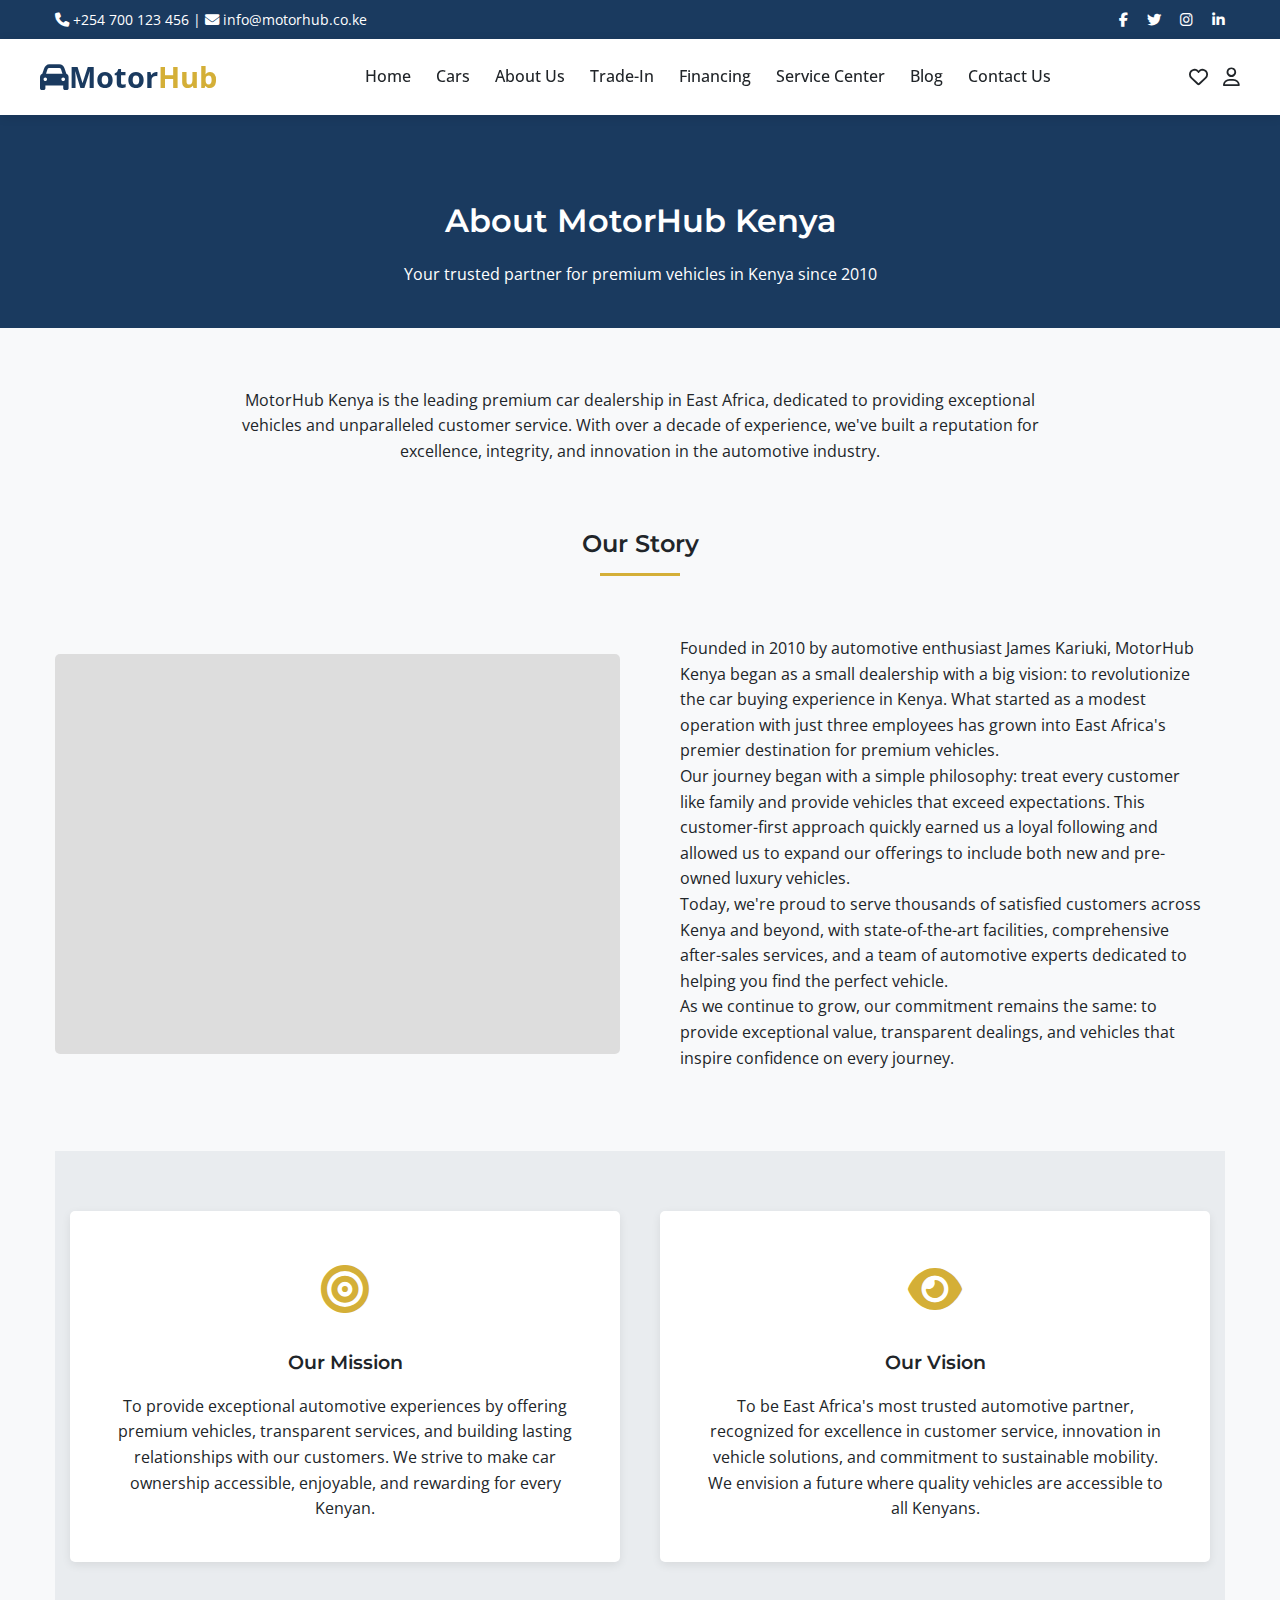
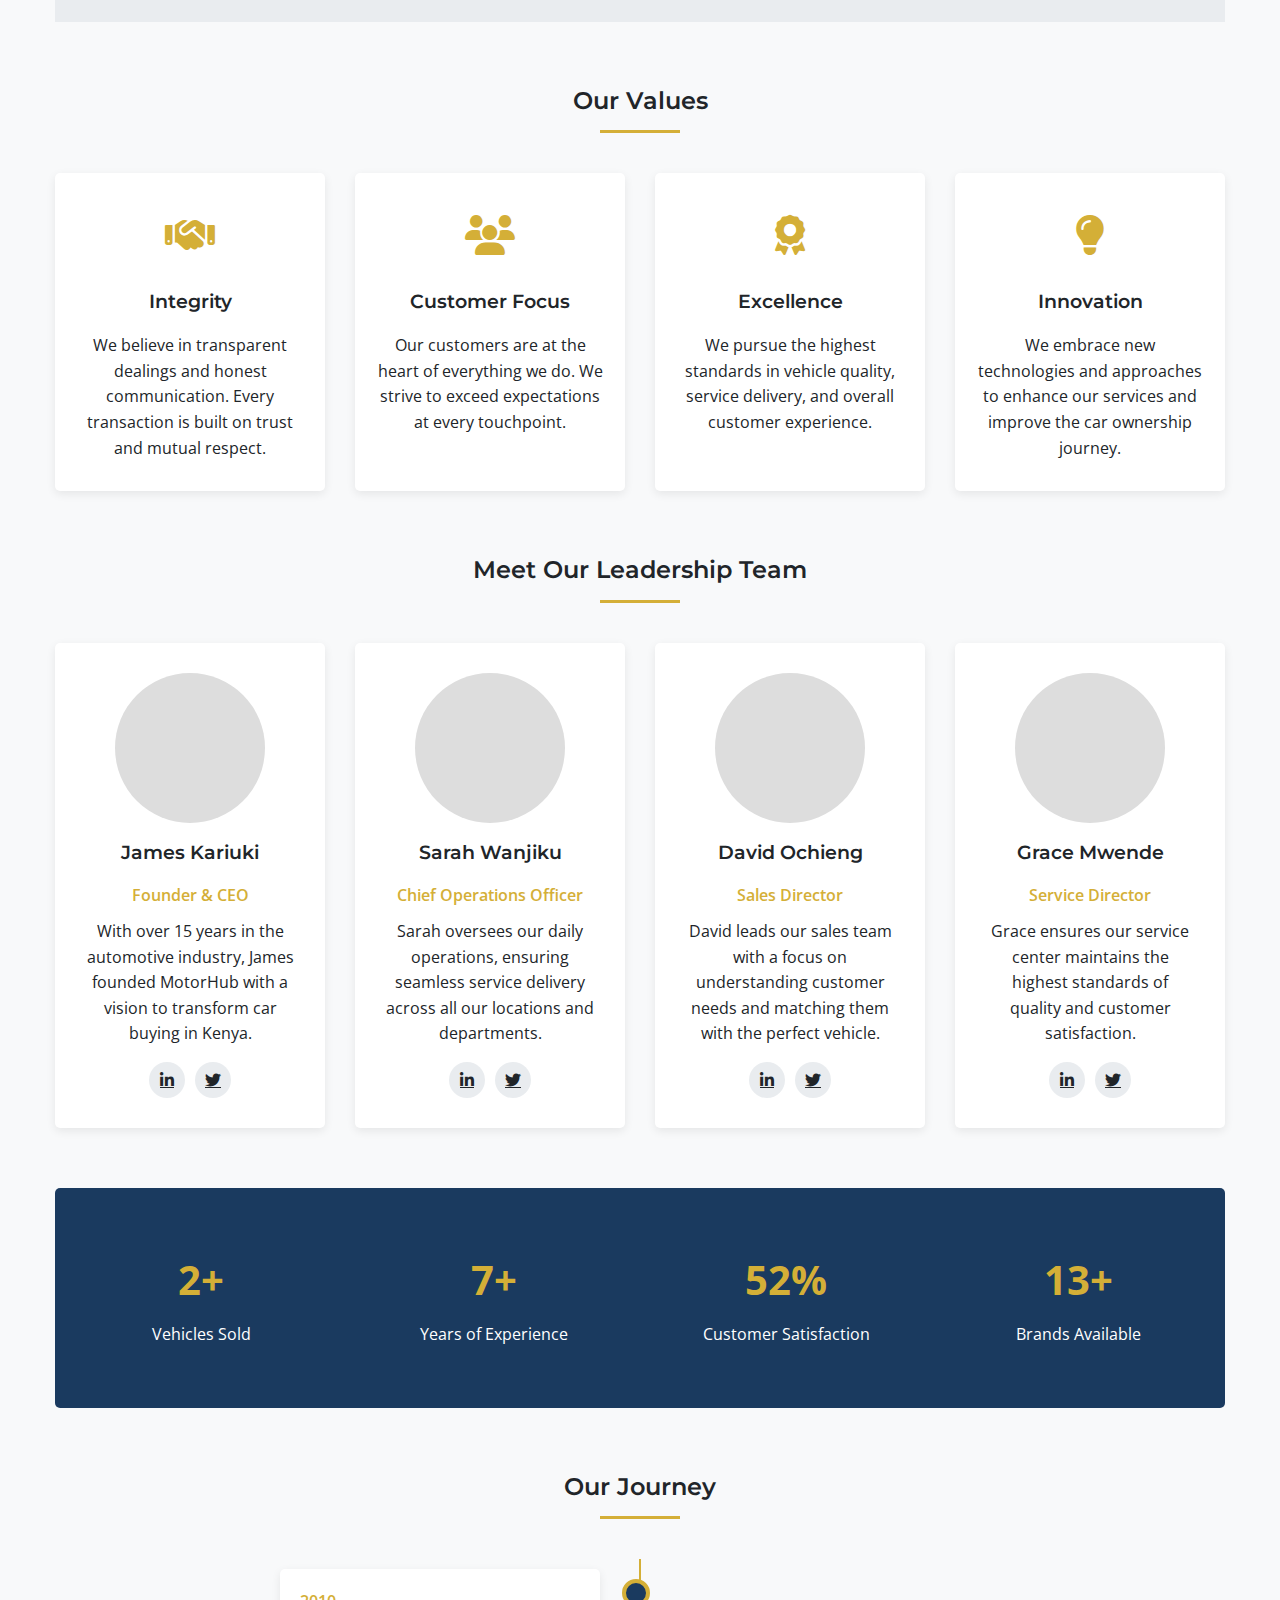
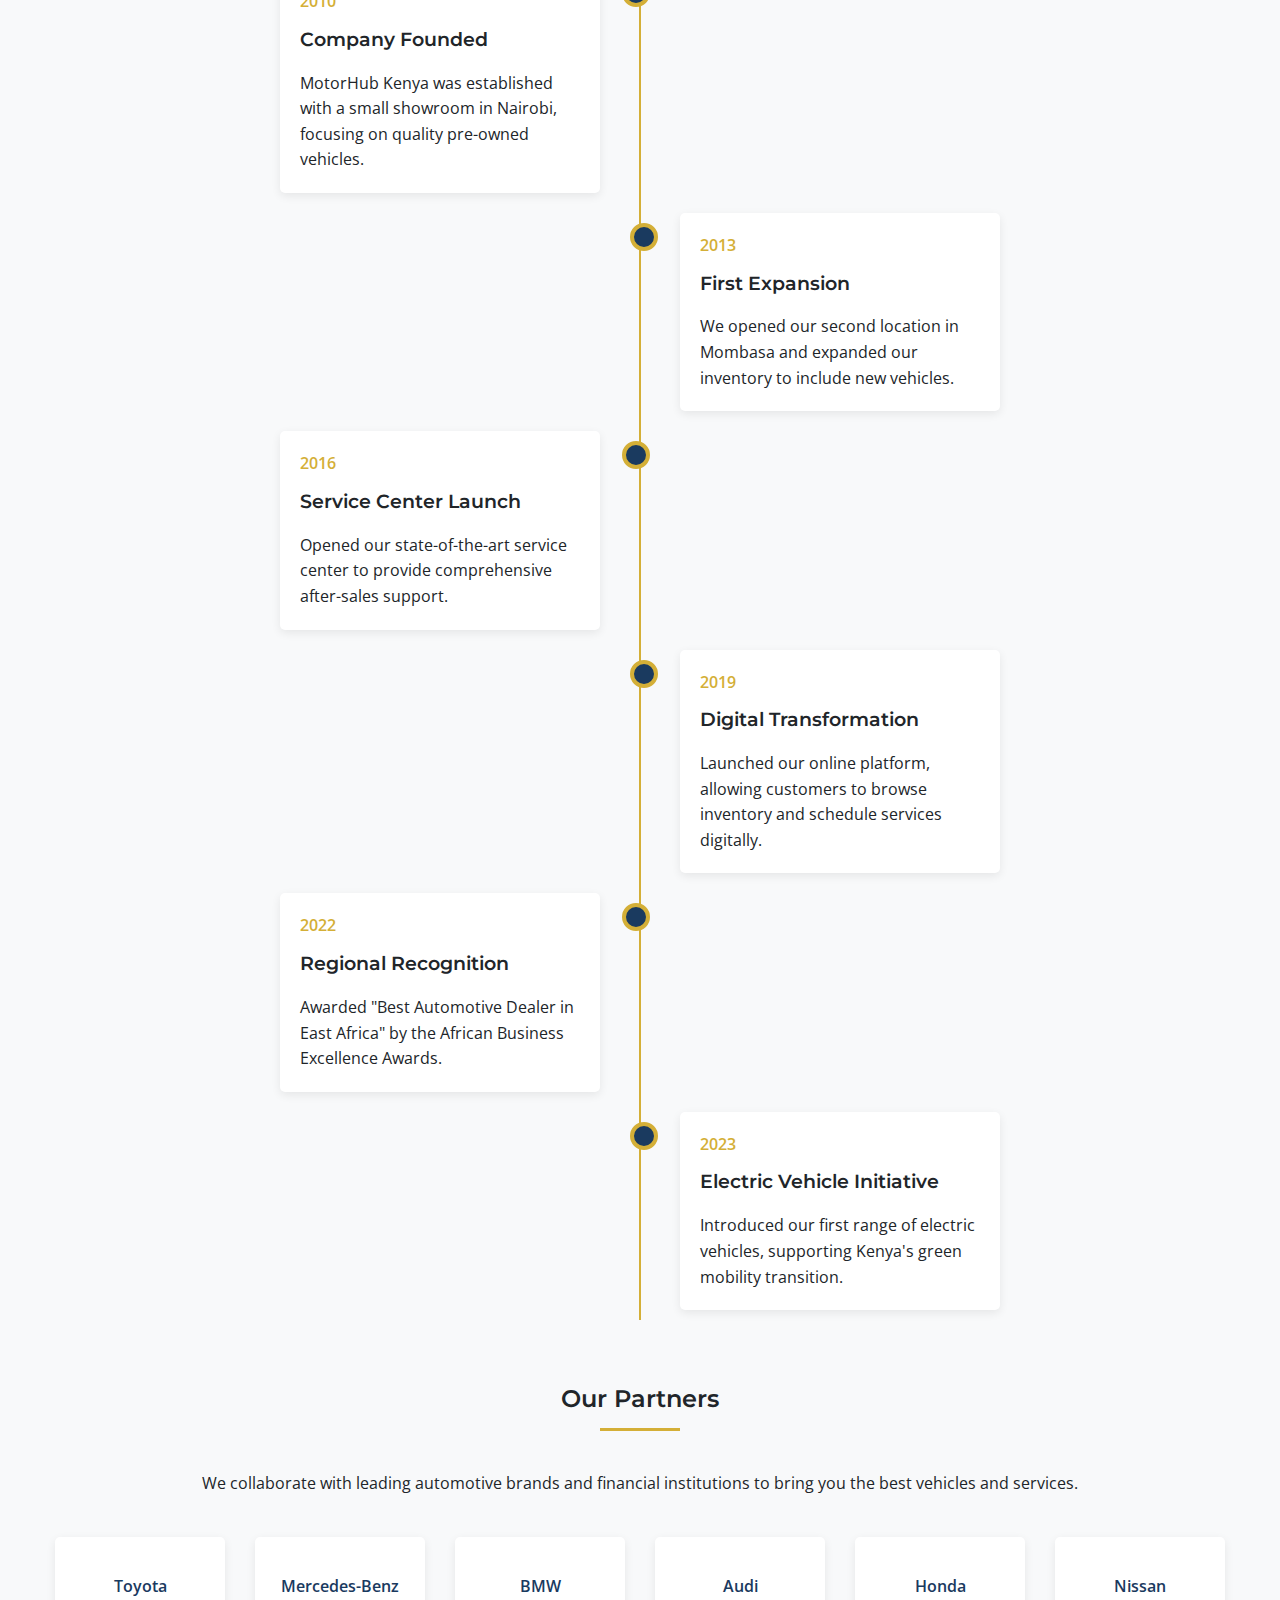
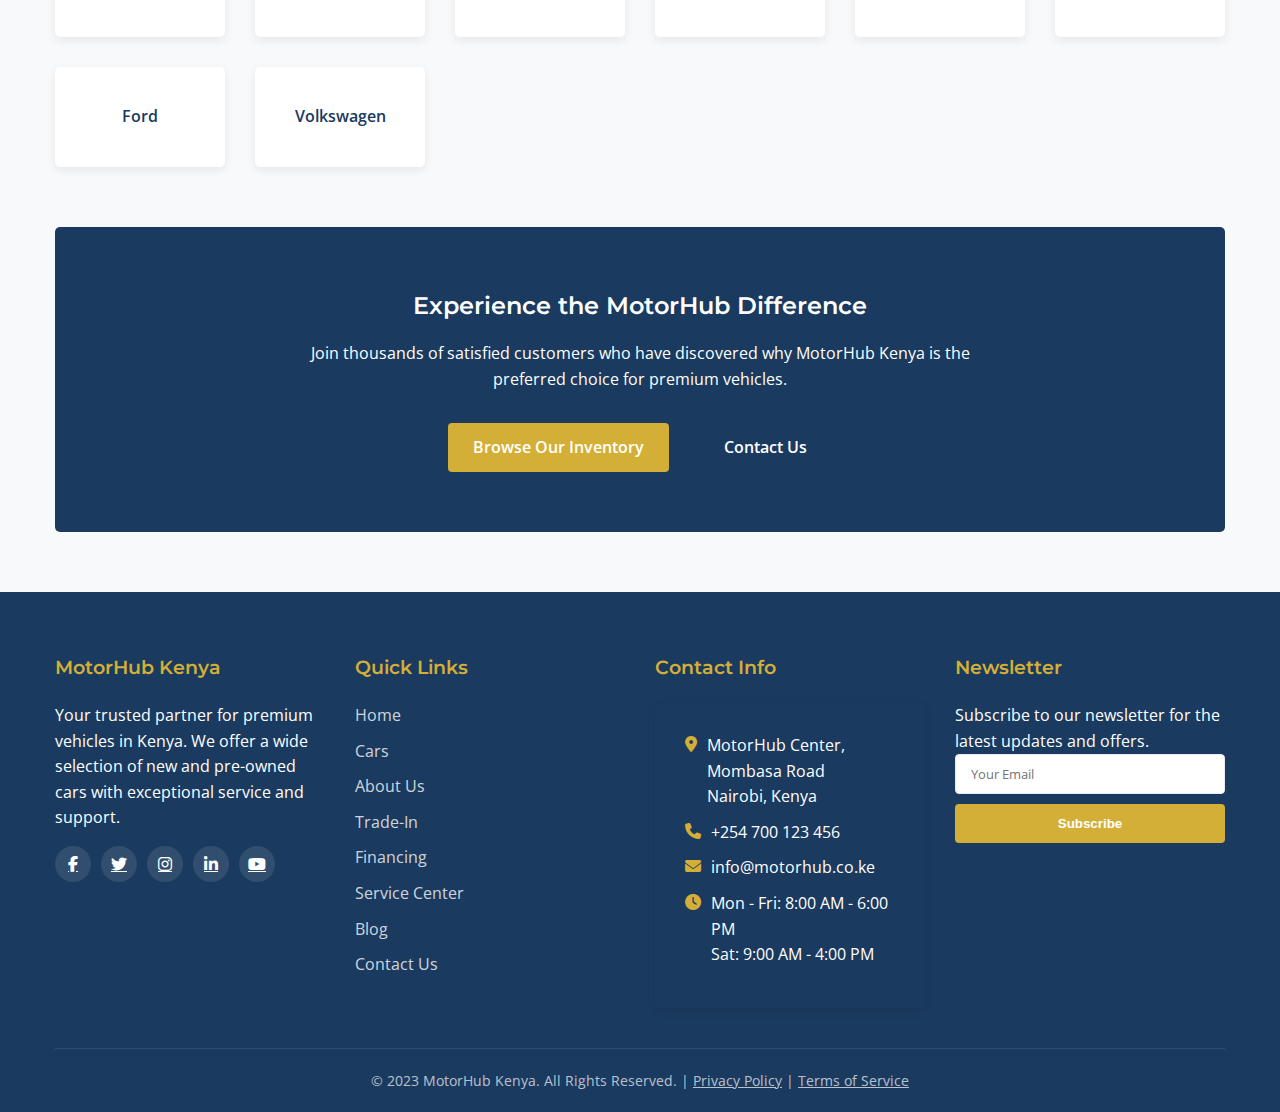
<file: about.html>
<!DOCTYPE html>
<html lang="en">
<head>
    <meta charset="UTF-8">
    <meta name="viewport" content="width=device-width, initial-scale=1.0">
    <title>About MotorHub Kenya | Premium Car Dealership</title>
    <link rel="stylesheet" href="https://cdnjs.cloudflare.com/ajax/libs/font-awesome/6.4.0/css/all.min.css">
    <link href="https://fonts.googleapis.com/css2?family=Montserrat:wght@300;400;500;600;700&family=Open+Sans:wght@300;400;600&display=swap" rel="stylesheet">
    <link rel="stylesheet" href="style.css">
</head>
<body>
    <!-- Top Bar -->
    <div class="top-bar">
        <div class="container top-bar-content">
            <div>
                <i class="fas fa-phone"></i> +254 700 123 456 | 
                <i class="fas fa-envelope"></i> info@motorhub.co.ke
            </div>
            <div>
                <a href="#"><i class="fab fa-facebook-f"></i></a>
                <a href="#"><i class="fab fa-twitter"></i></a>
                <a href="#"><i class="fab fa-instagram"></i></a>
                <a href="#"><i class="fab fa-linkedin-in"></i></a>
            </div>
        </div>
    </div>
    <!-- Header & Navigation -->
    <header>
        <div class="container nav-container">
            <div class="logo">
                <i class="fas fa-car"></i> Motor<span>Hub</span>
            </div>
            
            <button class="mobile-menu-btn">
                <i class="fas fa-bars"></i>
            </button>
            
            <nav>
                <ul>
                    <li><a href="index.html">Home</a></li>
                    <li>
                        <a href="cars.html">Cars</a>
                    </li>
                    <li><a href="about.html" class="active">About Us</a></li>
                    <li><a href="trade-in.html">Trade-In</a></li>
                    <li><a href="financing.html">Financing</a></li>
                    <li><a href="service-center.html">Service Center</a></li>
                    <li><a href="blog.html">Blog</a></li>
                    <li><a href="contact.html">Contact Us</a></li>
                </ul>
            </nav>
            
            <div class="user-actions">
                <a href="wishlist.html"><i class="far fa-heart"></i></a>
                <a href="login.html"><i class="far fa-user"></i></a>
            </div>
        </div>
    </header>

    <!-- Page Header -->
    <section class="page-header">
        <div class="container">
            <h1>About MotorHub Kenya</h1>
            <p>Your trusted partner for premium vehicles in Kenya since 2010</p>
        </div>
    </section>

    <!-- About Content -->
    <section class="page-content">
        <div class="container">
            <div class="about-intro">
                <p>MotorHub Kenya is the leading premium car dealership in East Africa, dedicated to providing exceptional vehicles and unparalleled customer service. With over a decade of experience, we've built a reputation for excellence, integrity, and innovation in the automotive industry.</p>
            </div>

            <!-- Company Story -->
            <div class="company-story">
                <h2 class="section-title">Our Story</h2>
                <div class="story-content">
                    <div class="story-image" style="background-image: url('https://images.unsplash.com/photo-1560518883-ce09059eeffa?ixlib=rb-4.0.3&ixid=M3wxMjA3fDB8MHxwaG90by1wYWdlfHx8fGVufDB8fHx8fA%3D%3D&auto=format&fit=crop&w=1073&q=80');"></div>
                    <div class="story-text">
                        <p>Founded in 2010 by automotive enthusiast James Kariuki, MotorHub Kenya began as a small dealership with a big vision: to revolutionize the car buying experience in Kenya. What started as a modest operation with just three employees has grown into East Africa's premier destination for premium vehicles.</p>
                        <p>Our journey began with a simple philosophy: treat every customer like family and provide vehicles that exceed expectations. This customer-first approach quickly earned us a loyal following and allowed us to expand our offerings to include both new and pre-owned luxury vehicles.</p>
                        <p>Today, we're proud to serve thousands of satisfied customers across Kenya and beyond, with state-of-the-art facilities, comprehensive after-sales services, and a team of automotive experts dedicated to helping you find the perfect vehicle.</p>
                        <p>As we continue to grow, our commitment remains the same: to provide exceptional value, transparent dealings, and vehicles that inspire confidence on every journey.</p>
                    </div>
                </div>
            </div>

            <!-- Mission & Vision -->
            <div class="mission-vision">
                <div class="container">
                    <div class="mv-container">
                        <div class="mv-card">
                            <div class="mv-icon">
                                <i class="fas fa-bullseye"></i>
                            </div>
                            <h3>Our Mission</h3>
                            <p>To provide exceptional automotive experiences by offering premium vehicles, transparent services, and building lasting relationships with our customers. We strive to make car ownership accessible, enjoyable, and rewarding for every Kenyan.</p>
                        </div>
                        <div class="mv-card">
                            <div class="mv-icon">
                                <i class="fas fa-eye"></i>
                            </div>
                            <h3>Our Vision</h3>
                            <p>To be East Africa's most trusted automotive partner, recognized for excellence in customer service, innovation in vehicle solutions, and commitment to sustainable mobility. We envision a future where quality vehicles are accessible to all Kenyans.</p>
                        </div>
                    </div>
                </div>
            </div>

            <!-- Our Values -->
            <div class="values-section">
                <h2 class="section-title">Our Values</h2>
                <div class="values-grid">
                    <div class="value-card">
                        <div class="value-icon">
                            <i class="fas fa-handshake"></i>
                        </div>
                        <h3>Integrity</h3>
                        <p>We believe in transparent dealings and honest communication. Every transaction is built on trust and mutual respect.</p>
                    </div>
                    <div class="value-card">
                        <div class="value-icon">
                            <i class="fas fa-users"></i>
                        </div>
                        <h3>Customer Focus</h3>
                        <p>Our customers are at the heart of everything we do. We strive to exceed expectations at every touchpoint.</p>
                    </div>
                    <div class="value-card">
                        <div class="value-icon">
                            <i class="fas fa-award"></i>
                        </div>
                        <h3>Excellence</h3>
                        <p>We pursue the highest standards in vehicle quality, service delivery, and overall customer experience.</p>
                    </div>
                    <div class="value-card">
                        <div class="value-icon">
                            <i class="fas fa-lightbulb"></i>
                        </div>
                        <h3>Innovation</h3>
                        <p>We embrace new technologies and approaches to enhance our services and improve the car ownership journey.</p>
                    </div>
                </div>
            </div>

            <!-- Our Team -->
            <div class="team-section">
                <h2 class="section-title">Meet Our Leadership Team</h2>
                <div class="team-grid">
                    <div class="team-member">
                        <div class="team-photo" style></div>
                        <h3>James Kariuki</h3>
                        <div class="team-role">Founder & CEO</div>
                        <p>With over 15 years in the automotive industry, James founded MotorHub with a vision to transform car buying in Kenya.</p>
                        <div class="team-social">
                            <a href="#"><i class="fab fa-linkedin-in"></i></a>
                            <a href="#"><i class="fab fa-twitter"></i></a>
                        </div>
                    </div>
                    <div class="team-member">
                        <div class="team-photo" style></div>
                        <h3>Sarah Wanjiku</h3>
                        <div class="team-role">Chief Operations Officer</div>
                        <p>Sarah oversees our daily operations, ensuring seamless service delivery across all our locations and departments.</p>
                        <div class="team-social">
                            <a href="#"><i class="fab fa-linkedin-in"></i></a>
                            <a href="#"><i class="fab fa-twitter"></i></a>
                        </div>
                    </div>
                    <div class="team-member">
                        <div class="team-photo" style></div>
                        <h3>David Ochieng</h3>
                        <div class="team-role">Sales Director</div>
                        <p>David leads our sales team with a focus on understanding customer needs and matching them with the perfect vehicle.</p>
                        <div class="team-social">
                            <a href="#"><i class="fab fa-linkedin-in"></i></a>
                            <a href="#"><i class="fab fa-twitter"></i></a>
                        </div>
                    </div>
                    <div class="team-member">
                        <div class="team-photo" style></div>
                        <h3>Grace Mwende</h3>
                        <div class="team-role">Service Director</div>
                        <p>Grace ensures our service center maintains the highest standards of quality and customer satisfaction.</p>
                        <div class="team-social">
                            <a href="#"><i class="fab fa-linkedin-in"></i></a>
                            <a href="#"><i class="fab fa-twitter"></i></a>
                        </div>
                    </div>
                </div>
            </div>

            <!-- Stats Section -->
            <div class="stats-section">
                <div class="container">
                    <div class="stats-grid">
                        <div class="stat-card">
                            <div class="stat-number">5,000+</div>
                            <div class="stat-label">Vehicles Sold</div>
                        </div>
                        <div class="stat-card">
                            <div class="stat-number">13+</div>
                            <div class="stat-label">Years of Experience</div>
                        </div>
                        <div class="stat-card">
                            <div class="stat-number">98%</div>
                            <div class="stat-label">Customer Satisfaction</div>
                        </div>
                        <div class="stat-card">
                            <div class="stat-number">25+</div>
                            <div class="stat-label">Brands Available</div>
                        </div>
                    </div>
                </div>
            </div>

            <!-- Timeline Section -->
            <div class="timeline-section">
                <h2 class="section-title">Our Journey</h2>
                <div class="timeline">
                    <div class="timeline-item">
                        <div class="timeline-content">
                            <div class="timeline-date">2010</div>
                            <h3>Company Founded</h3>
                            <p>MotorHub Kenya was established with a small showroom in Nairobi, focusing on quality pre-owned vehicles.</p>
                        </div>
                    </div>
                    <div class="timeline-item">
                        <div class="timeline-content">
                            <div class="timeline-date">2013</div>
                            <h3>First Expansion</h3>
                            <p>We opened our second location in Mombasa and expanded our inventory to include new vehicles.</p>
                        </div>
                    </div>
                    <div class="timeline-item">
                        <div class="timeline-content">
                            <div class="timeline-date">2016</div>
                            <h3>Service Center Launch</h3>
                            <p>Opened our state-of-the-art service center to provide comprehensive after-sales support.</p>
                        </div>
                    </div>
                    <div class="timeline-item">
                        <div class="timeline-content">
                            <div class="timeline-date">2019</div>
                            <h3>Digital Transformation</h3>
                            <p>Launched our online platform, allowing customers to browse inventory and schedule services digitally.</p>
                        </div>
                    </div>
                    <div class="timeline-item">
                        <div class="timeline-content">
                            <div class="timeline-date">2022</div>
                            <h3>Regional Recognition</h3>
                            <p>Awarded "Best Automotive Dealer in East Africa" by the African Business Excellence Awards.</p>
                        </div>
                    </div>
                    <div class="timeline-item">
                        <div class="timeline-content">
                            <div class="timeline-date">2023</div>
                            <h3>Electric Vehicle Initiative</h3>
                            <p>Introduced our first range of electric vehicles, supporting Kenya's green mobility transition.</p>
                        </div>
                    </div>
                </div>
            </div>

            <!-- Partners Section -->
            <div class="partners-section">
                <h2 class="section-title">Our Partners</h2>
                <p>We collaborate with leading automotive brands and financial institutions to bring you the best vehicles and services.</p>
                <div class="partners-grid">
                    <div class="partner-logo">
                        <span>Toyota</span>
                    </div>
                    <div class="partner-logo">
                        <span>Mercedes-Benz</span>
                    </div>
                    <div class="partner-logo">
                        <span>BMW</span>
                    </div>
                    <div class="partner-logo">
                        <span>Audi</span>
                    </div>
                    <div class="partner-logo">
                        <span>Honda</span>
                    </div>
                    <div class="partner-logo">
                        <span>Nissan</span>
                    </div>
                    <div class="partner-logo">
                        <span>Ford</span>
                    </div>
                    <div class="partner-logo">
                        <span>Volkswagen</span>
                    </div>
                </div>
            </div>

            <!-- CTA Section -->
            <div class="cta-section">
                <div class="cta-content">
                    <h2>Experience the MotorHub Difference</h2>
                    <p>Join thousands of satisfied customers who have discovered why MotorHub Kenya is the preferred choice for premium vehicles.</p>
                    <div style="display: flex; justify-content: center; gap: 15px; margin-top: 30px;">
                        <a href="cars.html" class="btn" style="margin-right: 15px;">Browse Our Inventory</a>
                        <a href="contact.html" class="btn btn-primary">Contact Us</a>
                    </div>
                </div>
            </div>
        </div>
    </section>

    <!-- Footer -->
    <footer>
        <div class="container">
            <div class="footer-content">
                <div class="footer-column">
                    <h3>MotorHub Kenya</h3>
                    <p>Your trusted partner for premium vehicles in Kenya. We offer a wide selection of new and pre-owned cars with exceptional service and support.</p>
                    <div class="social-links">
                        <a href="#"><i class="fab fa-facebook-f"></i></a>
                        <a href="#"><i class="fab fa-twitter"></i></a>
                        <a href="#"><i class="fab fa-instagram"></i></a>
                        <a href="#"><i class="fab fa-linkedin-in"></i></a>
                        <a href="#"><i class="fab fa-youtube"></i></a>
                    </div>
                </div>
                <div class="footer-column">
                    <h3>Quick Links</h3>
                    <ul>
                        <li><a href="index.html">Home</a></li>
                        <li><a href="cars.html">Cars</a></li>
                        <li><a href="about.html">About Us</a></li>
                        <li><a href="trade-in.html">Trade-In</a></li>
                        <li><a href="financing.html">Financing</a></li>
                        <li><a href="service-center.html">Service Center</a></li>
                        <li><a href="blog.html">Blog</a></li>
                        <li><a href="contact.html">Contact Us</a></li>
                    </ul>
                </div>
                <div class="footer-column">
                    <h3>Contact Info</h3>
                    <ul class="contact-info">
                        <li>
                            <i class="fas fa-map-marker-alt"></i>
                            <div>MotorHub Center, Mombasa Road<br>Nairobi, Kenya</div>
                        </li>
                        <li>
                            <i class="fas fa-phone"></i>
                            <div>+254 700 123 456</div>
                        </li>
                        <li>
                            <i class="fas fa-envelope"></i>
                            <div>info@motorhub.co.ke</div>
                        </li>
                        <li>
                            <i class="fas fa-clock"></i>
                            <div>Mon - Fri: 8:00 AM - 6:00 PM<br>Sat: 9:00 AM - 4:00 PM</div>
                        </li>
                    </ul>
                </div>
                <div class="footer-column">
                    <h3>Newsletter</h3>
                    <p>Subscribe to our newsletter for the latest updates and offers.</p>
                    <form>
                        <input type="email" class="form-control" placeholder="Your Email" style="margin-bottom: 10px;">
                        <button type="submit" class="btn" style="width: 100%;">Subscribe</button>
                    </form>
                </div>
            </div>
            <div class="footer-bottom">
                <p>&copy; 2023 MotorHub Kenya. All Rights Reserved. | <a href="#" style="color: rgba(255,255,255,0.7);">Privacy Policy</a> | <a href="#" style="color: rgba(255,255,255,0.7);">Terms of Service</a></p>
            </div>
        </div>
    </footer>

    <script>
        // Mobile Menu Toggle
        document.querySelector('.mobile-menu-btn').addEventListener('click', function() {
            document.querySelector('nav ul').classList.toggle('show');
        });

        // Simple animation for stats counting (for demo purposes)
        document.addEventListener('DOMContentLoaded', function() {
            const statNumbers = document.querySelectorAll('.stat-number');
            
            statNumbers.forEach(stat => {
                const target = parseInt(stat.textContent);
                let current = 0;
                const increment = target / 50;
                const timer = setInterval(() => {
                    current += increment;
                    if (current >= target) {
                        current = target;
                        clearInterval(timer);
                    }
                    stat.textContent = Math.floor(current) + (stat.textContent.includes('%') ? '%' : '+');
                }, 30);
            });
        });
    </script>
</body>
</html>
</file>
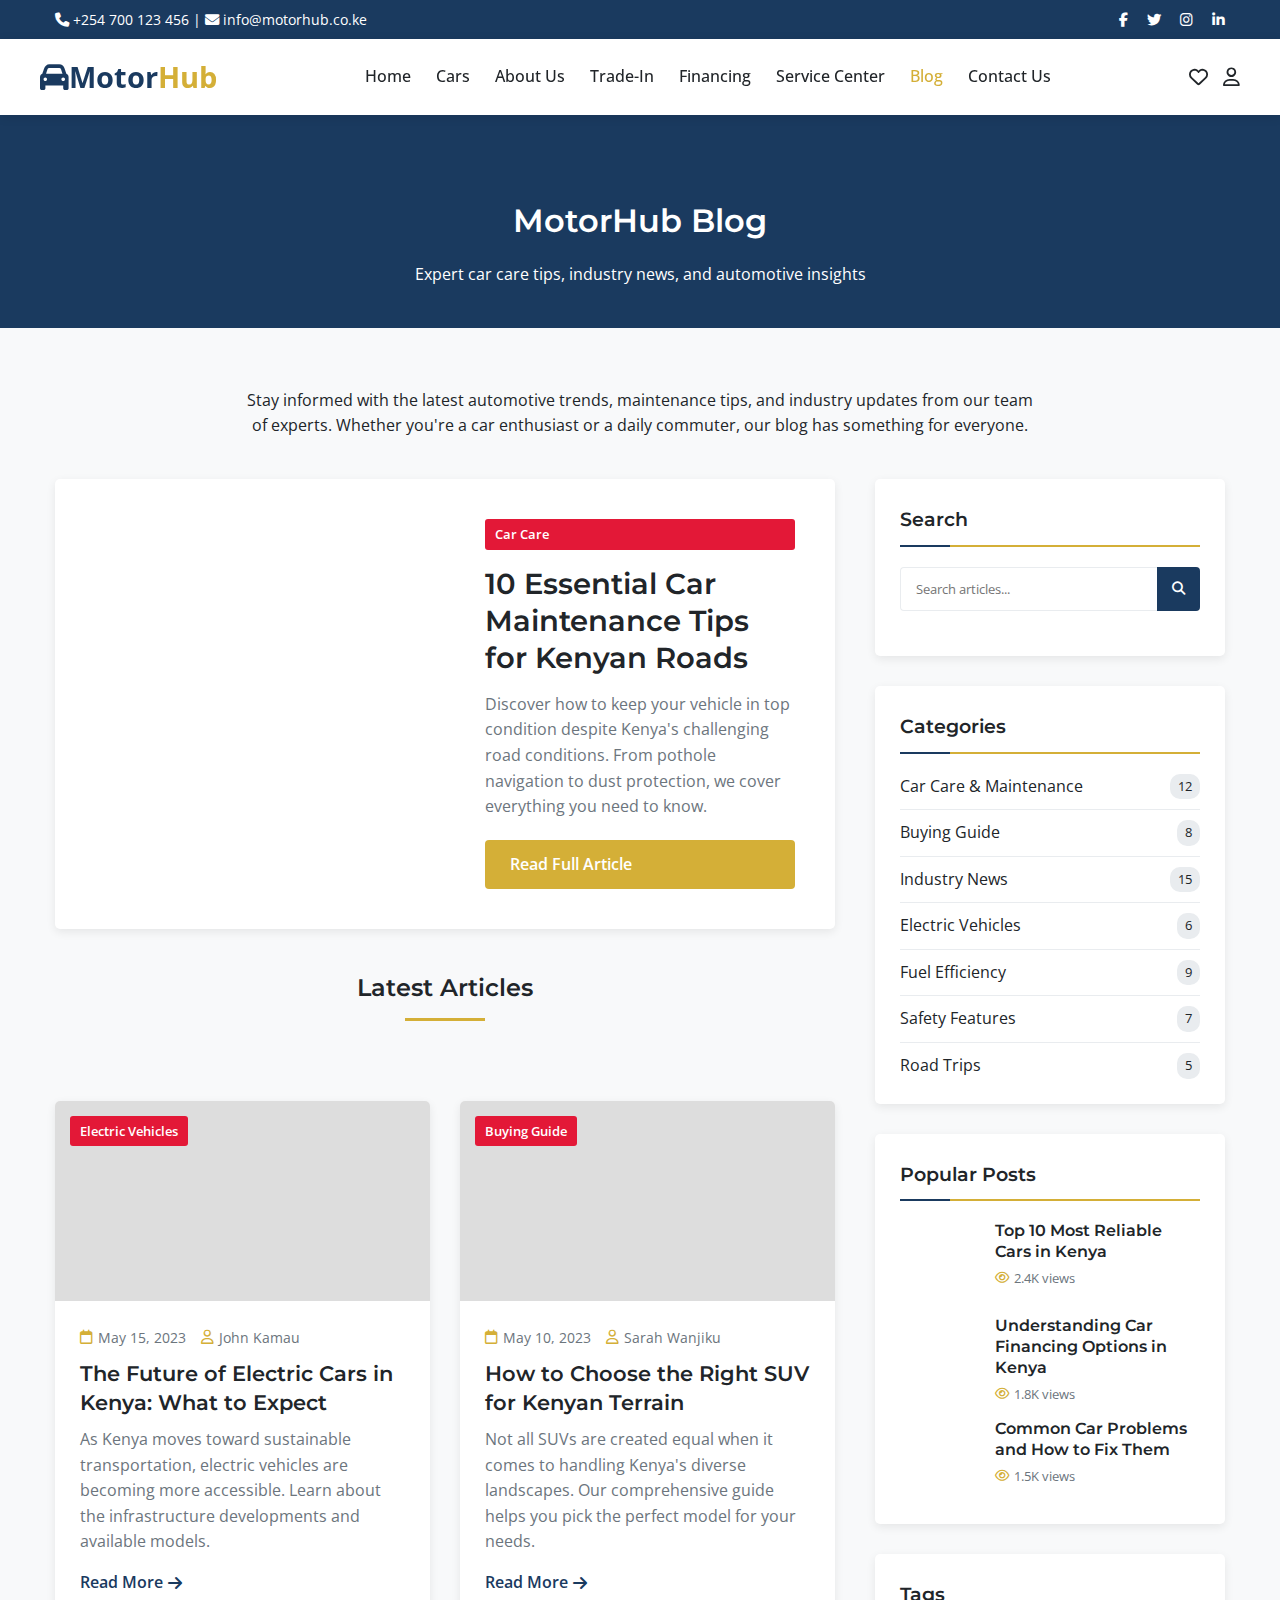
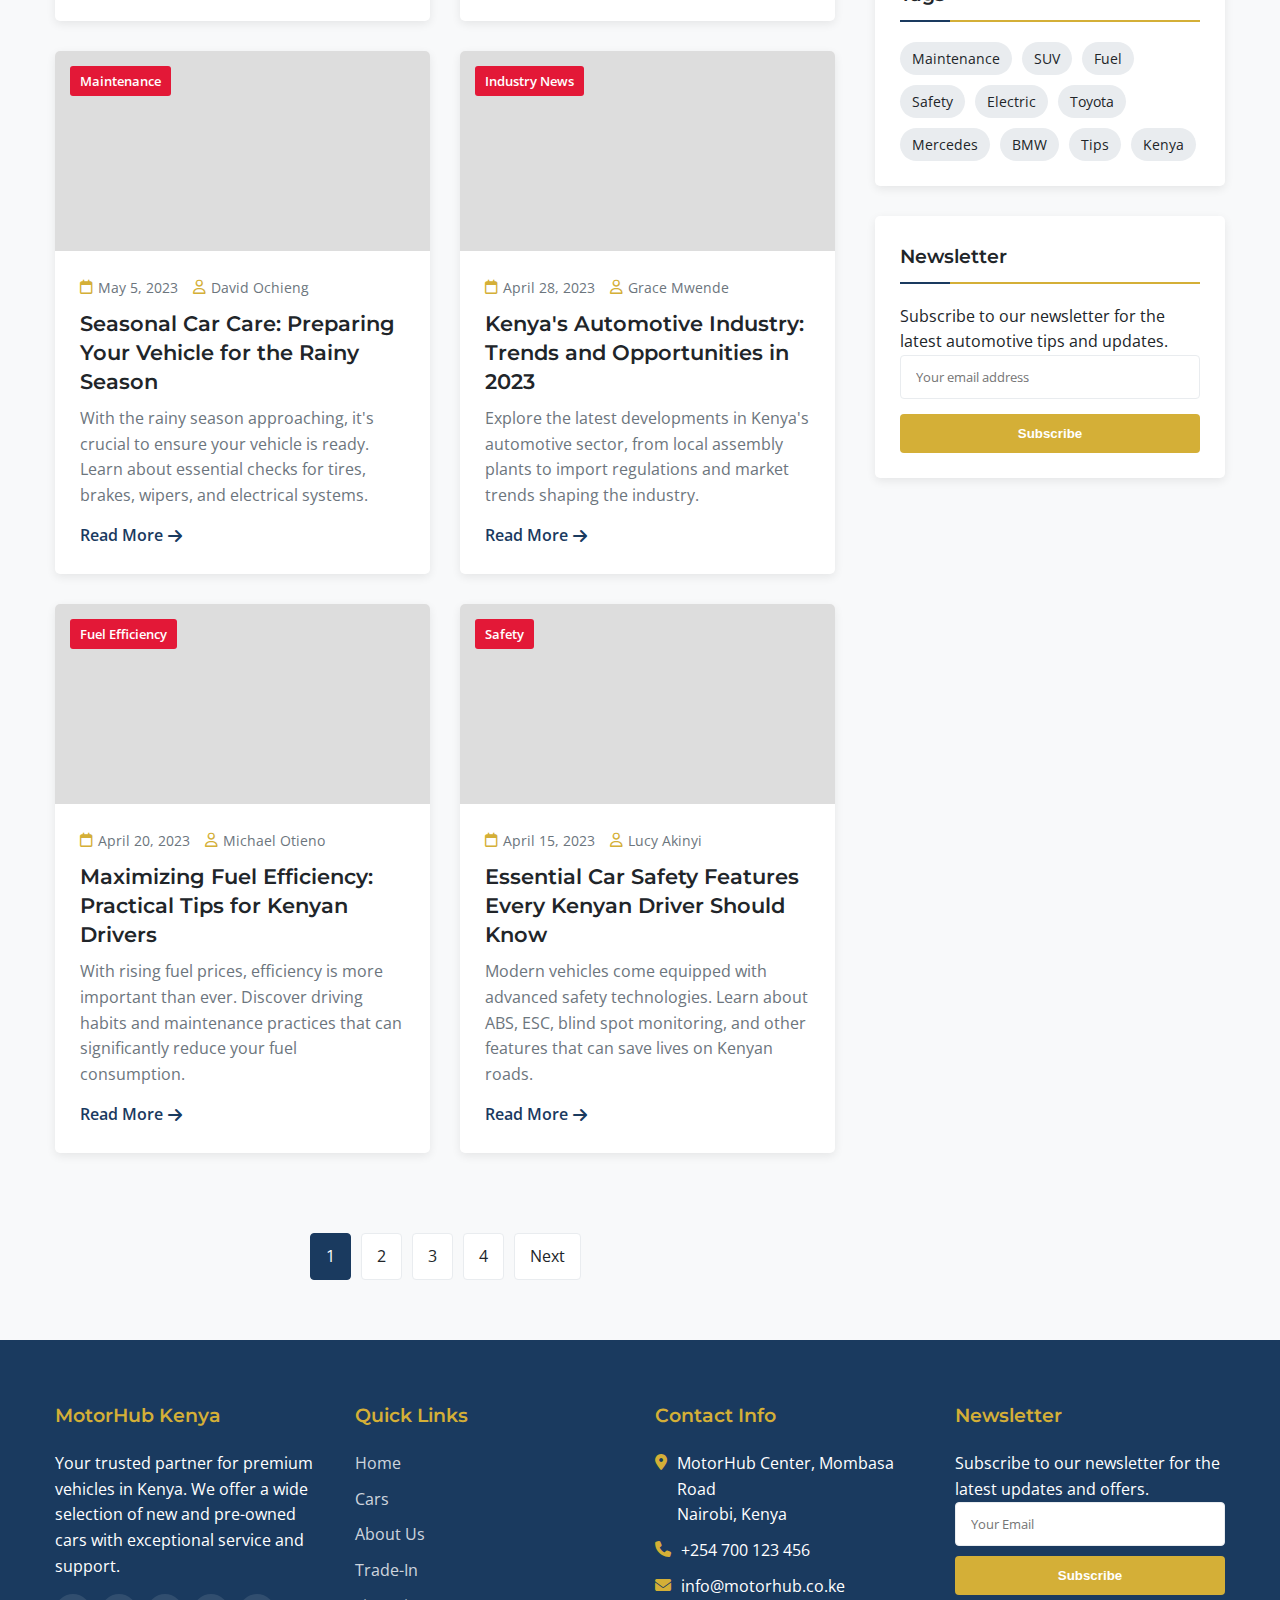
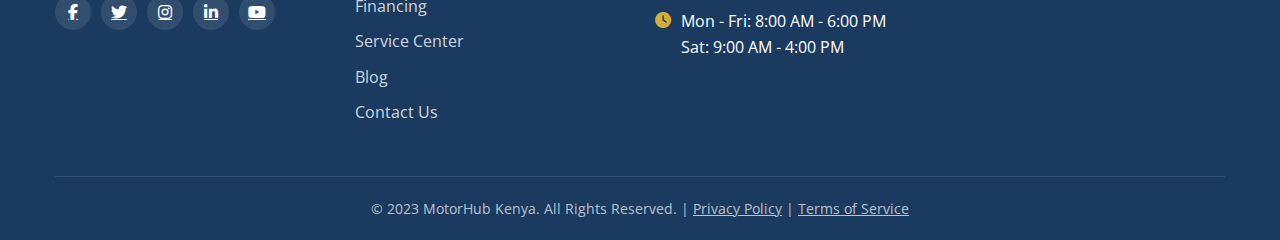
<file: Blog.html>
<!DOCTYPE html>
<html lang="en">
<head>
    <meta charset="UTF-8">
    <meta name="viewport" content="width=device-width, initial-scale=1.0">
    <title>Blog - Car Care Tips & News | MotorHub Kenya</title>
    <link rel="stylesheet" href="https://cdnjs.cloudflare.com/ajax/libs/font-awesome/6.4.0/css/all.min.css">
    <link href="https://fonts.googleapis.com/css2?family=Montserrat:wght@300;400;500;600;700&family=Open+Sans:wght@300;400;600&display=swap" rel="stylesheet">
    <style>
        :root {
            --primary: #1a3a5f;
            --secondary: #d4af37;
            --accent: #e31837;
            --light: #f8f9fa;
            --dark: #212529;
            --gray: #6c757d;
            --light-gray: #e9ecef;
        }

        * {
            margin: 0;
            padding: 0;
            box-sizing: border-box;
        }

        body {
            font-family: 'Open Sans', sans-serif;
            line-height: 1.6;
            color: var(--dark);
            background-color: var(--light);
        }

        h1, h2, h3, h4, h5, h6 {
            font-family: 'Montserrat', sans-serif;
            font-weight: 600;
            margin-bottom: 1rem;
        }

        .container {
            width: 100%;
            max-width: 1200px;
            margin: 0 auto;
            padding: 0 15px;
        }

        /* Header & Navigation */
        header {
            background-color: white;
            box-shadow: 0 2px 10px rgba(0, 0, 0, 0.1);
            position: sticky;
            top: 0;
            z-index: 1000;
        }

        .top-bar {
            background-color: var(--primary);
            color: white;
            padding: 8px 0;
            font-size: 0.9rem;
        }

        .top-bar-content {
            display: flex;
            justify-content: space-between;
        }

        .top-bar a {
            color: white;
            text-decoration: none;
            margin-left: 15px;
        }

        .logo {
            font-size: 1.8rem;
            font-weight: 700;
            color: var(--primary);
            display: flex;
            align-items: center;
        }

        .logo span {
            color: var(--secondary);
        }

        .nav-container {
            display: flex;
            justify-content: space-between;
            align-items: center;
            padding: 15px 0;
        }

        nav ul {
            display: flex;
            list-style: none;
        }

        nav ul li {
            position: relative;
            margin-left: 25px;
        }

        nav ul li a {
            text-decoration: none;
            color: var(--dark);
            font-weight: 500;
            transition: color 0.3s;
            display: flex;
            align-items: center;
        }

        nav ul li a:hover, nav ul li a.active {
            color: var(--secondary);
        }

        nav ul li a i {
            margin-left: 5px;
        }

        .dropdown-menu {
            position: absolute;
            top: 100%;
            left: 0;
            background-color: white;
            min-width: 200px;
            box-shadow: 0 5px 15px rgba(0, 0, 0, 0.1);
            border-radius: 4px;
            opacity: 0;
            visibility: hidden;
            transform: translateY(10px);
            transition: all 0.3s;
            z-index: 100;
        }

        nav ul li:hover .dropdown-menu {
            opacity: 1;
            visibility: visible;
            transform: translateY(0);
        }

        .dropdown-menu li {
            margin: 0;
            width: 100%;
        }

        .dropdown-menu li a {
            padding: 12px 15px;
            display: block;
            border-bottom: 1px solid var(--light-gray);
        }

        .user-actions {
            display: flex;
            align-items: center;
        }

        .user-actions a {
            margin-left: 15px;
            color: var(--dark);
            font-size: 1.2rem;
        }

        .mobile-menu-btn {
            display: none;
            font-size: 1.5rem;
            background: none;
            border: none;
            cursor: pointer;
        }

        /* Page Header */
        .page-header {
            background-color: var(--primary);
            color: white;
            padding: 80px 0 40px;
            text-align: center;
        }

        .page-content {
            padding: 60px 0;
        }

        .btn {
            display: inline-block;
            padding: 12px 25px;
            background-color: var(--secondary);
            color: white;
            border: none;
            border-radius: 4px;
            font-weight: 600;
            text-decoration: none;
            cursor: pointer;
            transition: all 0.3s;
        }

        .btn:hover {
            background-color: #c19b2a;
            transform: translateY(-2px);
        }

        .btn-primary {
            background-color: var(--primary);
        }

        .btn-primary:hover {
            background-color: #0f2a47;
        }

        /* Blog Layout */
        .blog-layout {
            display: grid;
            grid-template-columns: 1fr 350px;
            gap: 40px;
        }

        .blog-main {
            display: flex;
            flex-direction: column;
            gap: 40px;
        }

        .blog-sidebar {
            display: flex;
            flex-direction: column;
            gap: 30px;
        }

        .sidebar-widget {
            background-color: white;
            padding: 25px;
            border-radius: 5px;
            box-shadow: 0 3px 10px rgba(0, 0, 0, 0.08);
        }

        .widget-title {
            font-size: 1.2rem;
            margin-bottom: 20px;
            padding-bottom: 10px;
            border-bottom: 2px solid var(--secondary);
            position: relative;
        }

        .widget-title:after {
            content: '';
            position: absolute;
            bottom: -2px;
            left: 0;
            width: 50px;
            height: 2px;
            background-color: var(--primary);
        }

        /* Blog Posts */
        .blog-grid {
            display: grid;
            grid-template-columns: repeat(auto-fill, minmax(350px, 1fr));
            gap: 30px;
        }

        .blog-card {
            background-color: white;
            border-radius: 5px;
            overflow: hidden;
            box-shadow: 0 3px 10px rgba(0, 0, 0, 0.08);
            transition: transform 0.3s, box-shadow 0.3s;
        }

        .blog-card:hover {
            transform: translateY(-5px);
            box-shadow: 0 5px 15px rgba(0, 0, 0, 0.1);
        }

        .blog-image {
            height: 200px;
            background-color: #ddd;
            background-size: cover;
            background-position: center;
            position: relative;
        }

        .blog-category {
            position: absolute;
            top: 15px;
            left: 15px;
            background-color: var(--accent);
            color: white;
            padding: 5px 10px;
            border-radius: 3px;
            font-size: 0.8rem;
            font-weight: 600;
        }

        .blog-content {
            padding: 25px;
        }

        .blog-meta {
            display: flex;
            margin-bottom: 10px;
            font-size: 0.9rem;
            color: var(--gray);
        }

        .blog-meta span {
            margin-right: 15px;
            display: flex;
            align-items: center;
        }

        .blog-meta i {
            margin-right: 5px;
            color: var(--secondary);
        }

        .blog-title {
            font-size: 1.3rem;
            margin-bottom: 10px;
            line-height: 1.4;
        }

        .blog-excerpt {
            margin-bottom: 15px;
            color: var(--gray);
        }

        .read-more {
            color: var(--primary);
            font-weight: 600;
            text-decoration: none;
            display: inline-flex;
            align-items: center;
            transition: color 0.3s;
        }

        .read-more:hover {
            color: var(--secondary);
        }

        .read-more i {
            margin-left: 5px;
            transition: transform 0.3s;
        }

        .read-more:hover i {
            transform: translateX(3px);
        }

        /* Featured Post */
        .featured-post {
            background-color: white;
            border-radius: 5px;
            overflow: hidden;
            box-shadow: 0 3px 10px rgba(0, 0, 0, 0.08);
            display: grid;
            grid-template-columns: 1fr 1fr;
            gap: 0;
        }

        .featured-image {
            height: 100%;
            min-height: 300px;
            background-size: cover;
            background-position: center;
        }

        .featured-content {
            padding: 40px;
            display: flex;
            flex-direction: column;
            justify-content: center;
        }

        .featured-category {
            display: inline-block;
            background-color: var(--accent);
            color: white;
            padding: 5px 10px;
            border-radius: 3px;
            font-size: 0.8rem;
            font-weight: 600;
            margin-bottom: 15px;
        }

        .featured-title {
            font-size: 1.8rem;
            margin-bottom: 15px;
            line-height: 1.3;
        }

        .featured-excerpt {
            margin-bottom: 20px;
            color: var(--gray);
        }

        /* Sidebar Elements */
        .categories-list {
            list-style: none;
        }

        .categories-list li {
            margin-bottom: 10px;
            padding-bottom: 10px;
            border-bottom: 1px solid var(--light-gray);
        }

        .categories-list li:last-child {
            margin-bottom: 0;
            padding-bottom: 0;
            border-bottom: none;
        }

        .categories-list a {
            color: var(--dark);
            text-decoration: none;
            display: flex;
            justify-content: space-between;
            transition: color 0.3s;
        }

        .categories-list a:hover {
            color: var(--secondary);
        }

        .categories-list span {
            background-color: var(--light-gray);
            padding: 2px 8px;
            border-radius: 10px;
            font-size: 0.8rem;
        }

        .popular-posts {
            display: flex;
            flex-direction: column;
            gap: 15px;
        }

        .popular-post {
            display: flex;
            gap: 15px;
            align-items: flex-start;
        }

        .popular-image {
            width: 80px;
            height: 80px;
            border-radius: 5px;
            background-size: cover;
            background-position: center;
            flex-shrink: 0;
        }

        .popular-content h4 {
            font-size: 1rem;
            margin-bottom: 5px;
            line-height: 1.3;
        }

        .popular-content .blog-meta {
            margin-bottom: 0;
            font-size: 0.8rem;
        }

        .tags-cloud {
            display: flex;
            flex-wrap: wrap;
            gap: 10px;
        }

        .tag {
            background-color: var(--light-gray);
            padding: 5px 12px;
            border-radius: 20px;
            font-size: 0.9rem;
            color: var(--dark);
            text-decoration: none;
            transition: all 0.3s;
        }

        .tag:hover {
            background-color: var(--primary);
            color: white;
        }

        .newsletter-form {
            display: flex;
            flex-direction: column;
            gap: 15px;
        }

        .form-control {
            width: 100%;
            padding: 12px 15px;
            border: 1px solid var(--light-gray);
            border-radius: 4px;
            font-family: 'Open Sans', sans-serif;
        }

        /* Pagination */
        .pagination {
            display: flex;
            justify-content: center;
            margin-top: 40px;
        }

        .pagination a {
            display: inline-block;
            padding: 10px 15px;
            margin: 0 5px;
            background-color: white;
            border: 1px solid var(--light-gray);
            border-radius: 4px;
            text-decoration: none;
            color: var(--dark);
            transition: all 0.3s;
        }

        .pagination a.active, .pagination a:hover {
            background-color: var(--primary);
            color: white;
            border-color: var(--primary);
        }

        /* Footer */
        footer {
            background-color: var(--primary);
            color: white;
            padding: 60px 0 0;
        }

        .footer-content {
            display: grid;
            grid-template-columns: repeat(auto-fit, minmax(250px, 1fr));
            gap: 30px;
            margin-bottom: 40px;
        }

        .footer-column h3 {
            color: var(--secondary);
            margin-bottom: 20px;
            font-size: 1.2rem;
        }

        .footer-column ul {
            list-style: none;
        }

        .footer-column ul li {
            margin-bottom: 10px;
        }

        .footer-column ul li a {
            color: rgba(255, 255, 255, 0.8);
            text-decoration: none;
            transition: color 0.3s;
        }

        .footer-column ul li a:hover {
            color: var(--secondary);
        }

        .social-links {
            display: flex;
            margin-top: 15px;
        }

        .social-links a {
            display: flex;
            align-items: center;
            justify-content: center;
            width: 36px;
            height: 36px;
            background-color: rgba(255, 255, 255, 0.1);
            border-radius: 50%;
            margin-right: 10px;
            color: white;
            transition: background-color 0.3s;
        }

        .social-links a:hover {
            background-color: var(--secondary);
        }

        .contact-info li {
            display: flex;
            align-items: flex-start;
            margin-bottom: 15px;
        }

        .contact-info li i {
            margin-right: 10px;
            color: var(--secondary);
            margin-top: 3px;
        }

        .footer-bottom {
            border-top: 1px solid rgba(255, 255, 255, 0.1);
            padding: 20px 0;
            text-align: center;
            font-size: 0.9rem;
            color: rgba(255, 255, 255, 0.7);
        }

        /* Responsive Design */
        @media (max-width: 992px) {
            .blog-layout {
                grid-template-columns: 1fr;
            }

            .featured-post {
                grid-template-columns: 1fr;
            }

            .featured-image {
                min-height: 250px;
            }
        }

        @media (max-width: 768px) {
            .mobile-menu-btn {
                display: block;
            }

            nav ul {
                display: none;
                position: absolute;
                top: 100%;
                left: 0;
                width: 100%;
                background-color: white;
                flex-direction: column;
                box-shadow: 0 5px 15px rgba(0, 0, 0, 0.1);
                padding: 20px 0;
            }

            nav ul.show {
                display: flex;
            }

            nav ul li {
                margin: 0;
                width: 100%;
            }

            nav ul li a {
                padding: 12px 20px;
                display: block;
                border-bottom: 1px solid var(--light-gray);
            }

            .dropdown-menu {
                position: static;
                opacity: 1;
                visibility: visible;
                transform: none;
                box-shadow: none;
                width: 100%;
                display: none;
            }

            nav ul li:hover .dropdown-menu {
                display: block;
            }

            .user-actions {
                margin-left: auto;
                margin-right: 15px;
            }

            .blog-grid {
                grid-template-columns: 1fr;
            }
        }

        @media (max-width: 576px) {
            .footer-content {
                grid-template-columns: 1fr;
            }

            .featured-content {
                padding: 25px;
            }

            .featured-title {
                font-size: 1.5rem;
            }
        }

        /* Additional Styles for Blog Page */
        .page-intro {
            text-align: center;
            margin-bottom: 40px;
            max-width: 800px;
            margin-left: auto;
            margin-right: auto;
        }

        .section-title {
            text-align: center;
            margin-bottom: 40px;
            position: relative;
        }

        .section-title:after {
            content: '';
            display: block;
            width: 80px;
            height: 3px;
            background-color: var(--secondary);
            margin: 10px auto 0;
        }

        .search-form {
            display: flex;
            margin-bottom: 20px;
        }

        .search-form input {
            flex: 1;
            border-right: none;
            border-radius: 4px 0 0 4px;
        }

        .search-form button {
            background-color: var(--primary);
            color: white;
            border: none;
            padding: 0 15px;
            border-radius: 0 4px 4px 0;
            cursor: pointer;
        }

        .author-bio {
            display: flex;
            align-items: center;
            gap: 15px;
            margin-top: 20px;
            padding-top: 20px;
            border-top: 1px solid var(--light-gray);
        }

        .author-avatar {
            width: 60px;
            height: 60px;
            border-radius: 50%;
            background-color: #ddd;
            background-size: cover;
            background-position: center;
            flex-shrink: 0;
        }

        .author-info h4 {
            margin-bottom: 5px;
        }

        .author-info p {
            font-size: 0.9rem;
            color: var(--gray);
            margin: 0;
        }
    </style>
</head>
<body>
    <!-- Top Bar -->
    <div class="top-bar">
        <div class="container top-bar-content">
            <div>
                <i class="fas fa-phone"></i> +254 700 123 456 | 
                <i class="fas fa-envelope"></i> info@motorhub.co.ke
            </div>
            <div>
                <a href="#"><i class="fab fa-facebook-f"></i></a>
                <a href="#"><i class="fab fa-twitter"></i></a>
                <a href="#"><i class="fab fa-instagram"></i></a>
                <a href="#"><i class="fab fa-linkedin-in"></i></a>
            </div>
        </div>
    </div>

    <!-- Header & Navigation -->
    <header>
        <div class="container nav-container">
            <div class="logo">
                <i class="fas fa-car"></i> Motor<span>Hub</span>
            </div>
            
            <button class="mobile-menu-btn">
                <i class="fas fa-bars"></i>
            </button>
            
            <nav>
                <ul>
                    <li><a href="index.html">Home</a></li>
                    <li>
                        <a href="cars.html">Cars</a>
                    </li>
                    <li><a href="about.html">About Us</a></li>
                    <li><a href="trade-in.html">Trade-In</a></li>
                    <li><a href="financing.html">Financing</a></li>
                    <li><a href="service-center.html">Service Center</a></li>
                    <li><a href="blog.html" class="active">Blog</a></li>
                    <li><a href="contact.html">Contact Us</a></li>
                </ul>
            </nav>
            
            <div class="user-actions">
                <a href="wishlist.html"><i class="far fa-heart"></i></a>
                <a href="login.html"><i class="far fa-user"></i></a>
            </div>
        </div>
    </header>

    <!-- Page Header -->
    <section class="page-header">
        <div class="container">
            <h1>MotorHub Blog</h1>
            <p>Expert car care tips, industry news, and automotive insights</p>
        </div>
    </section>

    <!-- Blog Content -->
    <section class="page-content">
        <div class="container">
            <div class="page-intro">
                <p>Stay informed with the latest automotive trends, maintenance tips, and industry updates from our team of experts. Whether you're a car enthusiast or a daily commuter, our blog has something for everyone.</p>
            </div>

            <div class="blog-layout">
                <!-- Main Blog Content -->
                <div class="blog-main">
                    <!-- Featured Post -->
                    <div class="featured-post">
                        <div class="featured-image" style="background-image: url('https://images.unsplash.com/photo-1549317661-bd32c8ce0db2?ixlib=rb-4.0.3&ixid=M3wxMjA3fDB8MHxwaG90by1wYWdlfHx8fGVufDB8fHx8fA%3D%3D&auto=format&fit=crop&w=2070&q=80');"></div>
                        <div class="featured-content">
                            <span class="featured-category">Car Care</span>
                            <h2 class="featured-title">10 Essential Car Maintenance Tips for Kenyan Roads</h2>
                            <p class="featured-excerpt">Discover how to keep your vehicle in top condition despite Kenya's challenging road conditions. From pothole navigation to dust protection, we cover everything you need to know.</p>
                            <a href="#" class="btn">Read Full Article</a>
                        </div>
                    </div>

                    <h2 class="section-title">Latest Articles</h2>

                    <!-- Blog Grid -->
                    <div class="blog-grid">
                        <!-- Article 1 -->
                        <div class="blog-card">
                            <div class="blog-image" style="background-image: url('https://images.unsplash.com/photo-1603584173870-7f23fdae1b7a?ixlib=rb-4.0.3&ixid=M3wxMjA3fDB8MHxwaG90by1wYWdlfHx8fGVufDB8fHx8fA%3D%3D&auto=format&fit=crop&w=2069&q=80');">
                                <span class="blog-category">Electric Vehicles</span>
                            </div>
                            <div class="blog-content">
                                <div class="blog-meta">
                                    <span><i class="far fa-calendar"></i> May 15, 2023</span>
                                    <span><i class="far fa-user"></i> John Kamau</span>
                                </div>
                                <h3 class="blog-title">The Future of Electric Cars in Kenya: What to Expect</h3>
                                <p class="blog-excerpt">As Kenya moves toward sustainable transportation, electric vehicles are becoming more accessible. Learn about the infrastructure developments and available models.</p>
                                <a href="#" class="read-more">Read More <i class="fas fa-arrow-right"></i></a>
                            </div>
                        </div>

                        <!-- Article 2 -->
                        <div class="blog-card">
                            <div class="blog-image" style="background-image: url('https://images.unsplash.com/photo-1563720223480-1d88c76c56a8?ixlib=rb-4.0.3&ixid=M3wxMjA3fDB8MHxwaG90by1wYWdlfHx8fGVufDB8fHx8fA%3D%3D&auto=format&fit=crop&w=2070&q=80');">
                                <span class="blog-category">Buying Guide</span>
                            </div>
                            <div class="blog-content">
                                <div class="blog-meta">
                                    <span><i class="far fa-calendar"></i> May 10, 2023</span>
                                    <span><i class="far fa-user"></i> Sarah Wanjiku</span>
                                </div>
                                <h3 class="blog-title">How to Choose the Right SUV for Kenyan Terrain</h3>
                                <p class="blog-excerpt">Not all SUVs are created equal when it comes to handling Kenya's diverse landscapes. Our comprehensive guide helps you pick the perfect model for your needs.</p>
                                <a href="#" class="read-more">Read More <i class="fas fa-arrow-right"></i></a>
                            </div>
                        </div>

                        <!-- Article 3 -->
                        <div class="blog-card">
                            <div class="blog-image" style="background-image: url('https://images.unsplash.com/photo-1616594039964-ae9021a400a0?ixlib=rb-4.0.3&ixid=M3wxMjA3fDB8MHxwaG90by1wYWdlfHx8fGVufDB8fHx8fA%3D%3D&auto=format&fit=crop&w=2080&q=80');">
                                <span class="blog-category">Maintenance</span>
                            </div>
                            <div class="blog-content">
                                <div class="blog-meta">
                                    <span><i class="far fa-calendar"></i> May 5, 2023</span>
                                    <span><i class="far fa-user"></i> David Ochieng</span>
                                </div>
                                <h3 class="blog-title">Seasonal Car Care: Preparing Your Vehicle for the Rainy Season</h3>
                                <p class="blog-excerpt">With the rainy season approaching, it's crucial to ensure your vehicle is ready. Learn about essential checks for tires, brakes, wipers, and electrical systems.</p>
                                <a href="#" class="read-more">Read More <i class="fas fa-arrow-right"></i></a>
                            </div>
                        </div>

                        <!-- Article 4 -->
                        <div class="blog-card">
                            <div class="blog-image" style="background-image: url('https://images.unsplash.com/photo-1560179707-f14e90ef3623?ixlib=rb-4.0.3&ixid=M3wxMjA3fDB8MHxwaG90by1wYWdlfHx8fGVufDB8fHx8fA%3D%3D&auto=format&fit=crop&w=2073&q=80');">
                                <span class="blog-category">Industry News</span>
                            </div>
                            <div class="blog-content">
                                <div class="blog-meta">
                                    <span><i class="far fa-calendar"></i> April 28, 2023</span>
                                    <span><i class="far fa-user"></i> Grace Mwende</span>
                                </div>
                                <h3 class="blog-title">Kenya's Automotive Industry: Trends and Opportunities in 2023</h3>
                                <p class="blog-excerpt">Explore the latest developments in Kenya's automotive sector, from local assembly plants to import regulations and market trends shaping the industry.</p>
                                <a href="#" class="read-more">Read More <i class="fas fa-arrow-right"></i></a>
                            </div>
                        </div>

                        <!-- Article 5 -->
                        <div class="blog-card">
                            <div class="blog-image" style="background-image: url('https://images.unsplash.com/photo-1580273916550-e323be2ae537?ixlib=rb-4.0.3&ixid=M3wxMjA3fDB8MHxwaG90by1wYWdlfHx8fGVufDB8fHx8fA%3D%3D&auto=format&fit=crop&w=1964&q=80');">
                                <span class="blog-category">Fuel Efficiency</span>
                            </div>
                            <div class="blog-content">
                                <div class="blog-meta">
                                    <span><i class="far fa-calendar"></i> April 20, 2023</span>
                                    <span><i class="far fa-user"></i> Michael Otieno</span>
                                </div>
                                <h3 class="blog-title">Maximizing Fuel Efficiency: Practical Tips for Kenyan Drivers</h3>
                                <p class="blog-excerpt">With rising fuel prices, efficiency is more important than ever. Discover driving habits and maintenance practices that can significantly reduce your fuel consumption.</p>
                                <a href="#" class="read-more">Read More <i class="fas fa-arrow-right"></i></a>
                            </div>
                        </div>

                        <!-- Article 6 -->
                        <div class="blog-card">
                            <div class="blog-image" style="background-image: url('https://images.unsplash.com/photo-1568605117036-5fe5e7bab0b7?ixlib=rb-4.0.3&ixid=M3wxMjA3fDB8MHxwaG90by1wYWdlfHx8fGVufDB8fHx8fA%3D%3D&auto=format&fit=crop&w=2070&q=80');">
                                <span class="blog-category">Safety</span>
                            </div>
                            <div class="blog-content">
                                <div class="blog-meta">
                                    <span><i class="far fa-calendar"></i> April 15, 2023</span>
                                    <span><i class="far fa-user"></i> Lucy Akinyi</span>
                                </div>
                                <h3 class="blog-title">Essential Car Safety Features Every Kenyan Driver Should Know</h3>
                                <p class="blog-excerpt">Modern vehicles come equipped with advanced safety technologies. Learn about ABS, ESC, blind spot monitoring, and other features that can save lives on Kenyan roads.</p>
                                <a href="#" class="read-more">Read More <i class="fas fa-arrow-right"></i></a>
                            </div>
                        </div>
                    </div>

                    <!-- Pagination -->
                    <div class="pagination">
                        <a href="#" class="active">1</a>
                        <a href="#">2</a>
                        <a href="#">3</a>
                        <a href="#">4</a>
                        <a href="#">Next</a>
                    </div>
                </div>

                <!-- Blog Sidebar -->
                <div class="blog-sidebar">
                    <!-- Search Widget -->
                    <div class="sidebar-widget">
                        <h3 class="widget-title">Search</h3>
                        <form class="search-form">
                            <input type="text" class="form-control" placeholder="Search articles...">
                            <button type="submit"><i class="fas fa-search"></i></button>
                        </form>
                    </div>

                    <!-- Categories Widget -->
                    <div class="sidebar-widget">
                        <h3 class="widget-title">Categories</h3>
                        <ul class="categories-list">
                            <li><a href="#">Car Care & Maintenance <span>12</span></a></li>
                            <li><a href="#">Buying Guide <span>8</span></a></li>
                            <li><a href="#">Industry News <span>15</span></a></li>
                            <li><a href="#">Electric Vehicles <span>6</span></a></li>
                            <li><a href="#">Fuel Efficiency <span>9</span></a></li>
                            <li><a href="#">Safety Features <span>7</span></a></li>
                            <li><a href="#">Road Trips <span>5</span></a></li>
                        </ul>
                    </div>

                    <!-- Popular Posts Widget -->
                    <div class="sidebar-widget">
                        <h3 class="widget-title">Popular Posts</h3>
                        <div class="popular-posts">
                            <div class="popular-post">
                                <div class="popular-image" style="background-image: url('https://images.unsplash.com/photo-1503376780353-7e6692767b70?ixlib=rb-4.0.3&ixid=M3wxMjA3fDB8MHxwaG90by1wYWdlfHx8fGVufDB8fHx8fA%3D%3D&auto=format&fit=crop&w=2070&q=80');"></div>
                                <div class="popular-content">
                                    <h4>Top 10 Most Reliable Cars in Kenya</h4>
                                    <div class="blog-meta">
                                        <span><i class="far fa-eye"></i> 2.4K views</span>
                                    </div>
                                </div>
                            </div>
                            <div class="popular-post">
                                <div class="popular-image" style="background-image: url('https://images.unsplash.com/photo-1492144534655-ae79c964c9d7?ixlib=rb-4.0.3&ixid=M3wxMjA3fDB8MHxwaG90by1wYWdlfHx8fGVufDB8fHx8fA%3D%3D&auto=format&fit=crop&w=2083&q=80');"></div>
                                <div class="popular-content">
                                    <h4>Understanding Car Financing Options in Kenya</h4>
                                    <div class="blog-meta">
                                        <span><i class="far fa-eye"></i> 1.8K views</span>
                                    </div>
                                </div>
                            </div>
                            <div class="popular-post">
                                <div class="popular-image" style="background-image: url('https://images.unsplash.com/photo-1493238792000-8113da705763?ixlib=rb-4.0.3&ixid=M3wxMjA3fDB8MHxwaG90by1wYWdlfHx8fGVufDB8fHx8fA%3D%3D&auto=format&fit=crop&w=2070&q=80');"></div>
                                <div class="popular-content">
                                    <h4>Common Car Problems and How to Fix Them</h4>
                                    <div class="blog-meta">
                                        <span><i class="far fa-eye"></i> 1.5K views</span>
                                    </div>
                                </div>
                            </div>
                        </div>
                    </div>

                    <!-- Tags Widget -->
                    <div class="sidebar-widget">
                        <h3 class="widget-title">Tags</h3>
                        <div class="tags-cloud">
                            <a href="#" class="tag">Maintenance</a>
                            <a href="#" class="tag">SUV</a>
                            <a href="#" class="tag">Fuel</a>
                            <a href="#" class="tag">Safety</a>
                            <a href="#" class="tag">Electric</a>
                            <a href="#" class="tag">Toyota</a>
                            <a href="#" class="tag">Mercedes</a>
                            <a href="#" class="tag">BMW</a>
                            <a href="#" class="tag">Tips</a>
                            <a href="#" class="tag">Kenya</a>
                        </div>
                    </div>

                    <!-- Newsletter Widget -->
                    <div class="sidebar-widget">
                        <h3 class="widget-title">Newsletter</h3>
                        <p>Subscribe to our newsletter for the latest automotive tips and updates.</p>
                        <form class="newsletter-form">
                            <input type="email" class="form-control" placeholder="Your email address">
                            <button type="submit" class="btn" style="width: 100%;">Subscribe</button>
                        </form>
                    </div>
                </div>
            </div>
        </div>
    </section>

    <!-- Footer -->
    <footer>
        <div class="container">
            <div class="footer-content">
                <div class="footer-column">
                    <h3>MotorHub Kenya</h3>
                    <p>Your trusted partner for premium vehicles in Kenya. We offer a wide selection of new and pre-owned cars with exceptional service and support.</p>
                    <div class="social-links">
                        <a href="#"><i class="fab fa-facebook-f"></i></a>
                        <a href="#"><i class="fab fa-twitter"></i></a>
                        <a href="#"><i class="fab fa-instagram"></i></a>
                        <a href="#"><i class="fab fa-linkedin-in"></i></a>
                        <a href="#"><i class="fab fa-youtube"></i></a>
                    </div>
                </div>
                <div class="footer-column">
                    <h3>Quick Links</h3>
                    <ul>
                        <li><a href="index.html">Home</a></li>
                        <li><a href="cars.html">Cars</a></li>
                        <li><a href="about.html">About Us</a></li>
                        <li><a href="trade-in.html">Trade-In</a></li>
                        <li><a href="financing.html">Financing</a></li>
                        <li><a href="service-center.html">Service Center</a></li>
                        <li><a href="blog.html">Blog</a></li>
                        <li><a href="contact.html">Contact Us</a></li>
                    </ul>
                </div>
                <div class="footer-column">
                    <h3>Contact Info</h3>
                    <ul class="contact-info">
                        <li>
                            <i class="fas fa-map-marker-alt"></i>
                            <div>MotorHub Center, Mombasa Road<br>Nairobi, Kenya</div>
                        </li>
                        <li>
                            <i class="fas fa-phone"></i>
                            <div>+254 700 123 456</div>
                        </li>
                        <li>
                            <i class="fas fa-envelope"></i>
                            <div>info@motorhub.co.ke</div>
                        </li>
                        <li>
                            <i class="fas fa-clock"></i>
                            <div>Mon - Fri: 8:00 AM - 6:00 PM<br>Sat: 9:00 AM - 4:00 PM</div>
                        </li>
                    </ul>
                </div>
                <div class="footer-column">
                    <h3>Newsletter</h3>
                    <p>Subscribe to our newsletter for the latest updates and offers.</p>
                    <form>
                        <input type="email" class="form-control" placeholder="Your Email" style="margin-bottom: 10px;">
                        <button type="submit" class="btn" style="width: 100%;">Subscribe</button>
                    </form>
                </div>
            </div>
            <div class="footer-bottom">
                <p>&copy; 2023 MotorHub Kenya. All Rights Reserved. | <a href="#" style="color: rgba(255,255,255,0.7);">Privacy Policy</a> | <a href="#" style="color: rgba(255,255,255,0.7);">Terms of Service</a></p>
            </div>
        </div>
    </footer>

    <script>
        // Mobile Menu Toggle
        document.querySelector('.mobile-menu-btn').addEventListener('click', function() {
            document.querySelector('nav ul').classList.toggle('show');
        });

        // Search functionality
        document.querySelector('.search-form button').addEventListener('click', function(e) {
            e.preventDefault();
            const searchTerm = document.querySelector('.search-form input').value;
            if (searchTerm.trim() !== '') {
                alert(`Searching for: ${searchTerm}`);
                // In a real implementation, this would filter blog posts
            }
        });

        // Newsletter subscription
        document.querySelector('.newsletter-form button').addEventListener('click', function(e) {
            e.preventDefault();
            const email = document.querySelector('.newsletter-form input').value;
            if (email.trim() !== '') {
                alert(`Thank you for subscribing with: ${email}`);
                document.querySelector('.newsletter-form input').value = '';
            }
        });

        // Category filter
        document.querySelectorAll('.categories-list a').forEach(link => {
            link.addEventListener('click', function(e) {
                e.preventDefault();
                const category = this.textContent.split(' ')[0];
                alert(`Filtering by category: ${category}`);
                // In a real implementation, this would filter blog posts by category
            });
        });

        // Tag filter
        document.querySelectorAll('.tag').forEach(tag => {
            tag.addEventListener('click', function(e) {
                e.preventDefault();
                const tagName = this.textContent;
                alert(`Filtering by tag: ${tagName}`);
                // In a real implementation, this would filter blog posts by tag
            });
        });
    </script>
</body>
</html>
</file>
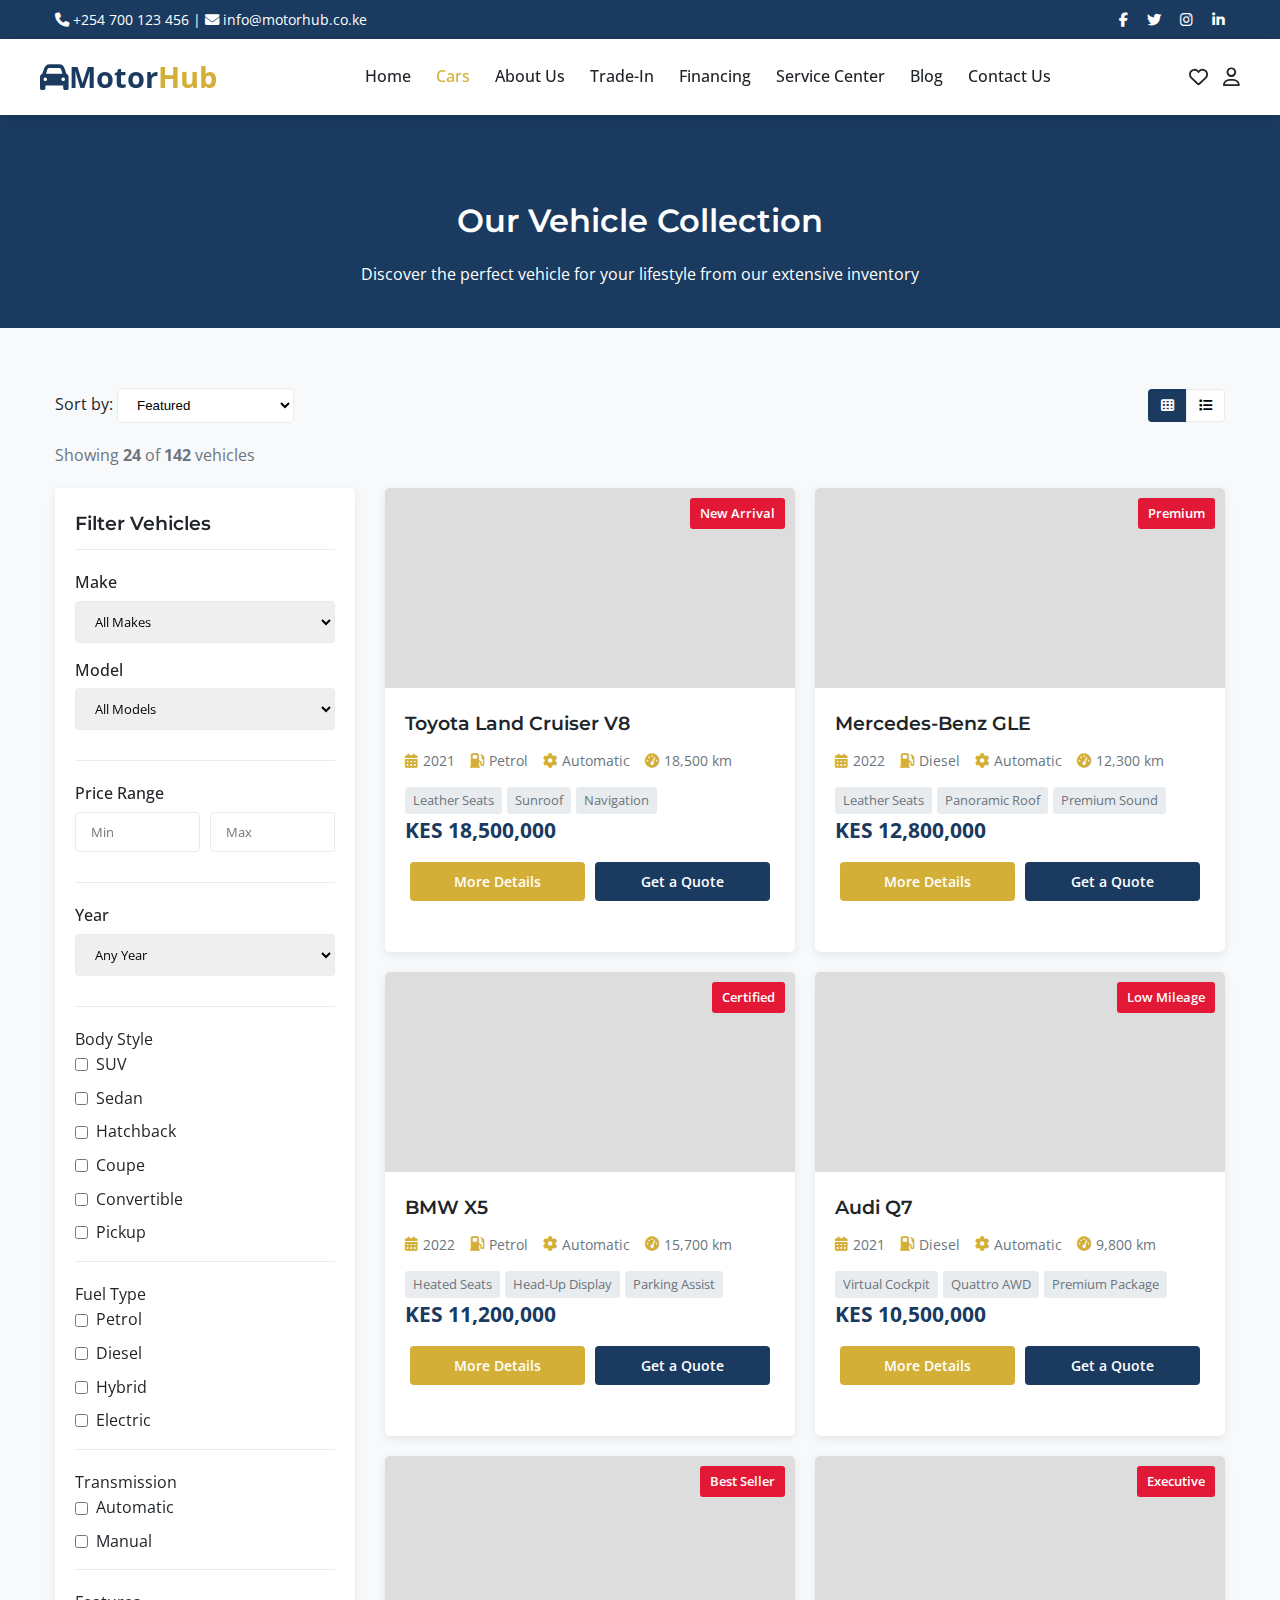
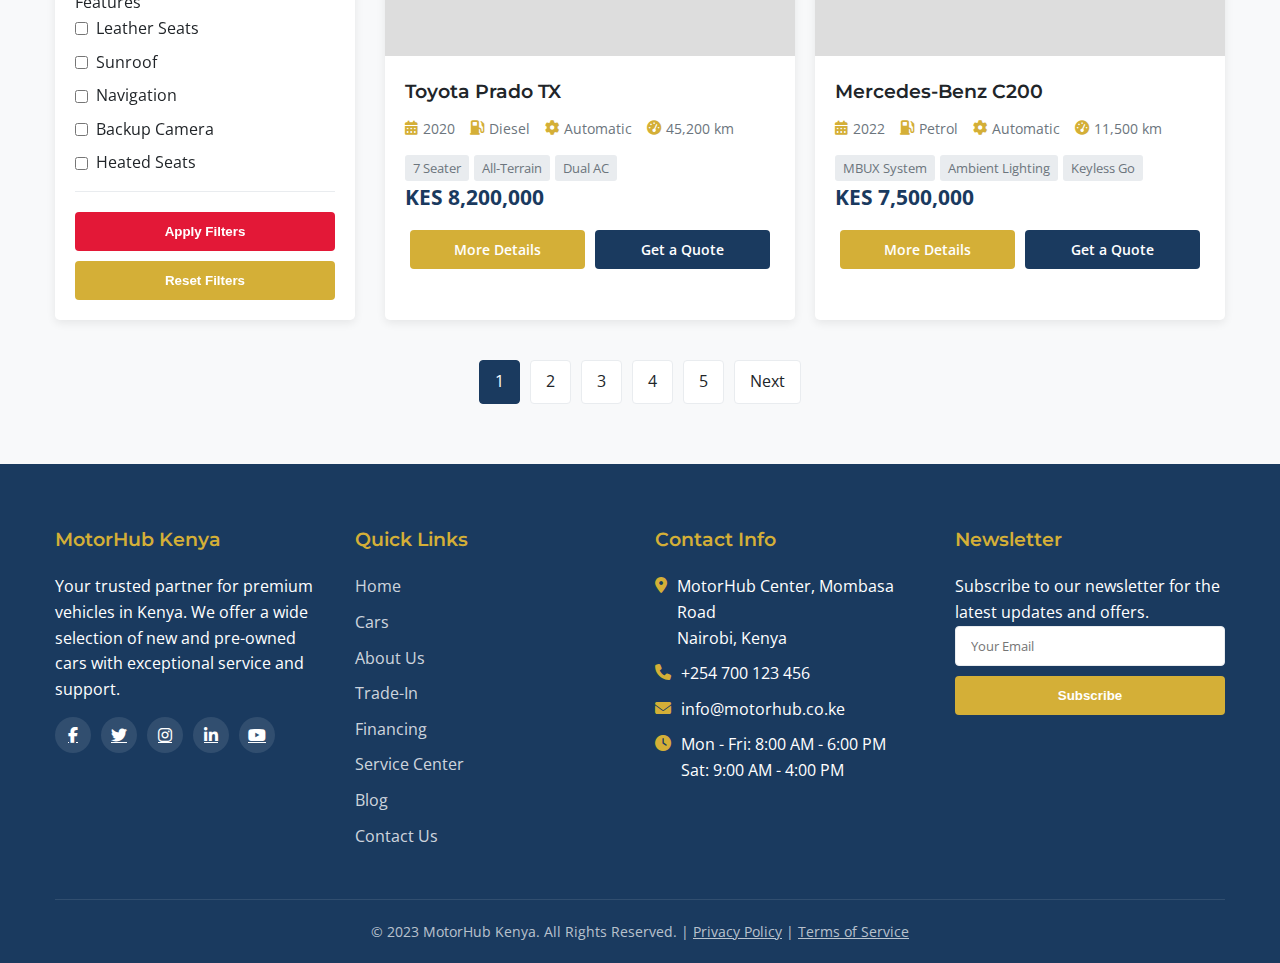
<file: cars.html>
<!DOCTYPE html>
<html lang="en">
<head>
    <meta charset="UTF-8">
    <meta name="viewport" content="width=device-width, initial-scale=1.0">
    <title>Vehicle Inventory | MotorHub Kenya</title>
    <link rel="stylesheet" href="https://cdnjs.cloudflare.com/ajax/libs/font-awesome/6.4.0/css/all.min.css">
    <link href="https://fonts.googleapis.com/css2?family=Montserrat:wght@300;400;500;600;700&family=Open+Sans:wght@300;400;600&display=swap" rel="stylesheet">
    <style>
        :root {
            --primary: #1a3a5f;
            --secondary: #d4af37;
            --accent: #e31837;
            --light: #f8f9fa;
            --dark: #212529;
            --gray: #6c757d;
            --light-gray: #e9ecef;
        }

        * {
            margin: 0;
            padding: 0;
            box-sizing: border-box;
        }

        body {
            font-family: 'Open Sans', sans-serif;
            line-height: 1.6;
            color: var(--dark);
            background-color: var(--light);
        }

        h1, h2, h3, h4, h5, h6 {
            font-family: 'Montserrat', sans-serif;
            font-weight: 600;
            margin-bottom: 1rem;
        }

        .container {
            width: 100%;
            max-width: 1200px;
            margin: 0 auto;
            padding: 0 15px;
        }

        /* Header & Navigation */
        header {
            background-color: white;
            box-shadow: 0 2px 10px rgba(0, 0, 0, 0.1);
            position: sticky;
            top: 0;
            z-index: 1000;
        }

        .top-bar {
            background-color: var(--primary);
            color: white;
            padding: 8px 0;
            font-size: 0.9rem;
        }

        .top-bar-content {
            display: flex;
            justify-content: space-between;
        }

        .top-bar a {
            color: white;
            text-decoration: none;
            margin-left: 15px;
        }

        .logo {
            font-size: 1.8rem;
            font-weight: 700;
            color: var(--primary);
            display: flex;
            align-items: center;
        }

        .logo span {
            color: var(--secondary);
        }

        .nav-container {
            display: flex;
            justify-content: space-between;
            align-items: center;
            padding: 15px 0;
        }

        nav ul {
            display: flex;
            list-style: none;
        }

        nav ul li {
            position: relative;
            margin-left: 25px;
        }

        nav ul li a {
            text-decoration: none;
            color: var(--dark);
            font-weight: 500;
            transition: color 0.3s;
            display: flex;
            align-items: center;
        }

        nav ul li a:hover, nav ul li a.active {
            color: var(--secondary);
        }

        nav ul li a i {
            margin-left: 5px;
        }

        .dropdown-menu {
            position: absolute;
            top: 100%;
            left: 0;
            background-color: white;
            min-width: 200px;
            box-shadow: 0 5px 15px rgba(0, 0, 0, 0.1);
            border-radius: 4px;
            opacity: 0;
            visibility: hidden;
            transform: translateY(10px);
            transition: all 0.3s;
            z-index: 100;
        }

        nav ul li:hover .dropdown-menu {
            opacity: 1;
            visibility: visible;
            transform: translateY(0);
        }

        .dropdown-menu li {
            margin: 0;
            width: 100%;
        }

        .dropdown-menu li a {
            padding: 12px 15px;
            display: block;
            border-bottom: 1px solid var(--light-gray);
        }

        .user-actions {
            display: flex;
            align-items: center;
        }

        .user-actions a {
            margin-left: 15px;
            color: var(--dark);
            font-size: 1.2rem;
        }

        .mobile-menu-btn {
            display: none;
            font-size: 1.5rem;
            background: none;
            border: none;
            cursor: pointer;
        }

        /* Page Header */
        .page-header {
            background-color: var(--primary);
            color: white;
            padding: 80px 0 40px;
            text-align: center;
        }

        .page-content {
            padding: 60px 0;
        }

        .btn {
            display: inline-block;
            padding: 12px 25px;
            background-color: var(--secondary);
            color: white;
            border: none;
            border-radius: 4px;
            font-weight: 600;
            text-decoration: none;
            cursor: pointer;
            transition: all 0.3s;
        }

        .btn:hover {
            background-color: #c19b2a;
            transform: translateY(-2px);
        }

        .btn-primary {
            background-color: var(--primary);
        }

        .btn-primary:hover {
            background-color: #0f2a47;
        }

        /* Cars Listing */
        .cars-listing {
            display: grid;
            grid-template-columns: 300px 1fr;
            gap: 30px;
        }

        .sidebar-filter {
            background-color: white;
            padding: 20px;
            border-radius: 5px;
            box-shadow: 0 3px 10px rgba(0, 0, 0, 0.08);
            height: fit-content;
            position: sticky;
            top: 120px;
        }

        .filter-title {
            font-size: 1.2rem;
            margin-bottom: 20px;
            padding-bottom: 10px;
            border-bottom: 1px solid var(--light-gray);
        }

        .form-group {
            margin-bottom: 15px;
        }

        .form-group label {
            display: block;
            margin-bottom: 5px;
            font-weight: 500;
        }

        .form-control {
            width: 100%;
            padding: 10px 15px;
            border: 1px solid var(--light-gray);
            border-radius: 4px;
            font-family: 'Open Sans', sans-serif;
        }

        .search-btn {
            background-color: var(--accent);
            color: white;
            border: none;
            padding: 12px 25px;
            border-radius: 4px;
            cursor: pointer;
            font-weight: 600;
            transition: background-color 0.3s;
            width: 100%;
        }

        .search-btn:hover {
            background-color: #c1121f;
        }

        .cars-results {
            display: grid;
            grid-template-columns: repeat(auto-fill, minmax(280px, 1fr));
            gap: 20px;
        }

        .car-card {
            background-color: white;
            border-radius: 5px;
            overflow: hidden;
            box-shadow: 0 3px 10px rgba(0, 0, 0, 0.08);
            transition: transform 0.3s, box-shadow 0.3s;
        }

        .car-card:hover {
            transform: translateY(-5px);
            box-shadow: 0 5px 15px rgba(0, 0, 0, 0.1);
        }

        .car-image {
            height: 200px;
            background-color: #ddd;
            background-size: cover;
            background-position: center;
            position: relative;
        }

        .car-badge {
            position: absolute;
            top: 10px;
            right: 10px;
            background-color: var(--accent);
            color: white;
            padding: 5px 10px;
            border-radius: 3px;
            font-size: 0.8rem;
            font-weight: 600;
        }

        .car-details {
            padding: 20px;
        }

        .car-title {
            font-size: 1.2rem;
            margin-bottom: 10px;
        }

        .car-specs {
            display: flex;
            flex-wrap: wrap;
            margin-bottom: 15px;
            font-size: 0.9rem;
            color: var(--gray);
        }

        .car-spec {
            margin-right: 15px;
            display: flex;
            align-items: center;
        }

        .car-spec i {
            margin-right: 5px;
            color: var(--secondary);
        }

        .car-price {
            font-size: 1.3rem;
            font-weight: 700;
            color: var(--primary);
            margin-bottom: 15px;
        }

        .car-actions {
            display: flex;
            justify-content: space-between;
        }

        .car-actions .btn {
            flex: 1;
            margin: 0 5px;
            text-align: center;
            padding: 8px 15px;
            font-size: 0.9rem;
        }

        .view-options {
            display: flex;
            justify-content: space-between;
            align-items: center;
            margin-bottom: 20px;
        }

        .sort-options select {
            padding: 8px 15px;
            border: 1px solid var(--light-gray);
            border-radius: 4px;
            background-color: white;
        }

        .view-toggle {
            display: flex;
        }

        .view-toggle button {
            background: white;
            border: 1px solid var(--light-gray);
            padding: 8px 12px;
            cursor: pointer;
            transition: all 0.3s;
        }

        .view-toggle button:first-child {
            border-radius: 4px 0 0 4px;
            border-right: none;
        }

        .view-toggle button:last-child {
            border-radius: 0 4px 4px 0;
        }

        .view-toggle button.active {
            background-color: var(--primary);
            color: white;
            border-color: var(--primary);
        }

        .pagination {
            display: flex;
            justify-content: center;
            margin-top: 40px;
        }

        .pagination a {
            display: inline-block;
            padding: 8px 15px;
            margin: 0 5px;
            background-color: white;
            border: 1px solid var(--light-gray);
            border-radius: 4px;
            text-decoration: none;
            color: var(--dark);
            transition: all 0.3s;
        }

        .pagination a.active, .pagination a:hover {
            background-color: var(--primary);
            color: white;
            border-color: var(--primary);
        }

        /* Footer */
        footer {
            background-color: var(--primary);
            color: white;
            padding: 60px 0 0;
        }

        .footer-content {
            display: grid;
            grid-template-columns: repeat(auto-fit, minmax(250px, 1fr));
            gap: 30px;
            margin-bottom: 40px;
        }

        .footer-column h3 {
            color: var(--secondary);
            margin-bottom: 20px;
            font-size: 1.2rem;
        }

        .footer-column ul {
            list-style: none;
        }

        .footer-column ul li {
            margin-bottom: 10px;
        }

        .footer-column ul li a {
            color: rgba(255, 255, 255, 0.8);
            text-decoration: none;
            transition: color 0.3s;
        }

        .footer-column ul li a:hover {
            color: var(--secondary);
        }

        .social-links {
            display: flex;
            margin-top: 15px;
        }

        .social-links a {
            display: flex;
            align-items: center;
            justify-content: center;
            width: 36px;
            height: 36px;
            background-color: rgba(255, 255, 255, 0.1);
            border-radius: 50%;
            margin-right: 10px;
            color: white;
            transition: background-color 0.3s;
        }

        .social-links a:hover {
            background-color: var(--secondary);
        }

        .contact-info li {
            display: flex;
            align-items: flex-start;
            margin-bottom: 15px;
        }

        .contact-info li i {
            margin-right: 10px;
            color: var(--secondary);
            margin-top: 3px;
        }

        .footer-bottom {
            border-top: 1px solid rgba(255, 255, 255, 0.1);
            padding: 20px 0;
            text-align: center;
            font-size: 0.9rem;
            color: rgba(255, 255, 255, 0.7);
        }

        /* Responsive Design */
        @media (max-width: 992px) {
            .cars-listing {
                grid-template-columns: 1fr;
            }

            .sidebar-filter {
                order: 2;
                position: static;
            }

            .cars-results {
                order: 1;
            }
        }

        @media (max-width: 768px) {
            .mobile-menu-btn {
                display: block;
            }

            nav ul {
                display: none;
                position: absolute;
                top: 100%;
                left: 0;
                width: 100%;
                background-color: white;
                flex-direction: column;
                box-shadow: 0 5px 15px rgba(0, 0, 0, 0.1);
                padding: 20px 0;
            }

            nav ul.show {
                display: flex;
            }

            nav ul li {
                margin: 0;
                width: 100%;
            }

            nav ul li a {
                padding: 12px 20px;
                display: block;
                border-bottom: 1px solid var(--light-gray);
            }

            .dropdown-menu {
                position: static;
                opacity: 1;
                visibility: visible;
                transform: none;
                box-shadow: none;
                width: 100%;
                display: none;
            }

            nav ul li:hover .dropdown-menu {
                display: block;
            }

            .user-actions {
                margin-left: auto;
                margin-right: 15px;
            }

            .form-row {
                grid-template-columns: 1fr;
            }

            .car-actions {
                flex-direction: column;
            }

            .car-actions .btn {
                margin: 5px 0;
            }
        }

        @media (max-width: 576px) {
            .cars-results {
                grid-template-columns: 1fr;
            }

            .footer-content {
                grid-template-columns: 1fr;
            }

            .view-options {
                flex-direction: column;
                align-items: flex-start;
            }

            .sort-options {
                margin-bottom: 15px;
            }
        }

        /* Additional Styles for Cars Page */
        .page-intro {
            text-align: center;
            margin-bottom: 40px;
            max-width: 800px;
            margin-left: auto;
            margin-right: auto;
        }

        .results-count {
            margin-bottom: 20px;
            color: var(--gray);
        }

        .price-range {
            display: flex;
            gap: 10px;
        }

        .price-range input {
            flex: 1;
        }

        .filter-section {
            margin-bottom: 20px;
            padding-bottom: 15px;
            border-bottom: 1px solid var(--light-gray);
        }

        .filter-section:last-child {
            border-bottom: none;
        }

        .filter-options {
            display: flex;
            flex-direction: column;
            gap: 8px;
        }

        .filter-option {
            display: flex;
            align-items: center;
        }

        .filter-option input {
            margin-right: 8px;
        }

        .no-results {
            text-align: center;
            padding: 40px;
            background-color: white;
            border-radius: 5px;
            box-shadow: 0 3px 10px rgba(0, 0, 0, 0.08);
        }

        .car-features {
            display: flex;
            flex-wrap: wrap;
            gap: 5px;
            margin-top: 10px;
        }

        .feature-tag {
            background-color: var(--light-gray);
            padding: 3px 8px;
            border-radius: 3px;
            font-size: 0.8rem;
            color: var(--gray);
        }
    </style>
</head>
<body>
    <!-- Top Bar -->
    <div class="top-bar">
        <div class="container top-bar-content">
            <div>
                <i class="fas fa-phone"></i> +254 700 123 456 | 
                <i class="fas fa-envelope"></i> info@motorhub.co.ke
            </div>
            <div>
                <a href="#"><i class="fab fa-facebook-f"></i></a>
                <a href="#"><i class="fab fa-twitter"></i></a>
                <a href="#"><i class="fab fa-instagram"></i></a>
                <a href="#"><i class="fab fa-linkedin-in"></i></a>
            </div>
        </div>
    </div>

    <!-- Header & Navigation -->
    <header>
        <div class="container nav-container">
            <div class="logo">
                <i class="fas fa-car"></i> Motor<span>Hub</span>
            </div>
            
            <button class="mobile-menu-btn">
                <i class="fas fa-bars"></i>
            </button>
            
            <nav>
                <ul>
                    <li><a href="index.html">Home</a></li>
                    <li>
                        <a href="cars.html" class="active">Cars</i></a>
                    </li>
                    <li><a href="about.html">About Us</a></li>
                    <li><a href="trade-in.html">Trade-In</a></li>
                    <li><a href="financing.html">Financing</a></li>
                    <li><a href="service-center.html">Service Center</a></li>
                    <li><a href="blog.html">Blog</a></li>
                    <li><a href="contact.html">Contact Us</a></li>
                </ul>
            </nav>
            
            <div class="user-actions">
                <a href="wishlist.html"><i class="far fa-heart"></i></a>
                <a href="login.html"><i class="far fa-user"></i></a>
            </div>
        </div>
    </header>

    <!-- Page Header -->
    <section class="page-header">
        <div class="container">
            <h1>Our Vehicle Collection</h1>
            <p>Discover the perfect vehicle for your lifestyle from our extensive inventory</p>
        </div>
    </section>

    <!-- Cars Listing Section -->
    <section class="page-content">
        <div class="container">
            <div class="view-options">
                <div class="sort-options">
                    <label for="sort-by">Sort by: </label>
                    <select id="sort-by">
                        <option value="featured">Featured</option>
                        <option value="price-low">Price: Low to High</option>
                        <option value="price-high">Price: High to Low</option>
                        <option value="year-new">Year: Newest First</option>
                        <option value="year-old">Year: Oldest First</option>
                        <option value="mileage-low">Mileage: Low to High</option>
                    </select>
                </div>
                <div class="view-toggle">
                    <button class="active" title="Grid View"><i class="fas fa-th"></i></button>
                    <button title="List View"><i class="fas fa-list"></i></button>
                </div>
            </div>

            <div class="results-count">
                Showing <strong>24</strong> of <strong>142</strong> vehicles
            </div>

            <div class="cars-listing">
                <!-- Sidebar Filter -->
                <aside class="sidebar-filter">
                    <h3 class="filter-title">Filter Vehicles</h3>
                    
                    <div class="filter-section">
                        <div class="form-group">
                            <label for="make-filter">Make</label>
                            <select id="make-filter" class="form-control">
                                <option value="">All Makes</option>
                                <option value="toyota">Toyota</option>
                                <option value="mercedes">Mercedes-Benz</option>
                                <option value="bmw">BMW</option>
                                <option value="audi">Audi</option>
                                <option value="honda">Honda</option>
                                <option value="nissan">Nissan</option>
                                <option value="ford">Ford</option>
                                <option value="volkswagen">Volkswagen</option>
                            </select>
                        </div>
                        <div class="form-group">
                            <label for="model-filter">Model</label>
                            <select id="model-filter" class="form-control">
                                <option value="">All Models</option>
                            </select>
                        </div>
                    </div>

                    <div class="filter-section">
                        <div class="form-group">
                            <label for="price-range">Price Range</label>
                            <div class="price-range">
                                <input type="number" id="price-min" class="form-control" placeholder="Min" min="0">
                                <input type="number" id="price-max" class="form-control" placeholder="Max" min="0">
                            </div>
                        </div>
                    </div>

                    <div class="filter-section">
                        <div class="form-group">
                            <label for="year-filter">Year</label>
                            <select id="year-filter" class="form-control">
                                <option value="">Any Year</option>
                                <option value="2023">2023</option>
                                <option value="2022">2022</option>
                                <option value="2021">2021</option>
                                <option value="2020">2020</option>
                                <option value="2019">2019</option>
                                <option value="2018">2018</option>
                                <option value="2017">2017</option>
                                <option value="2016">2016</option>
                                <option value="2015">2015</option>
                            </select>
                        </div>
                    </div>

                    <div class="filter-section">
                        <label>Body Style</label>
                        <div class="filter-options">
                            <div class="filter-option">
                                <input type="checkbox" id="body-suv" value="suv">
                                <label for="body-suv">SUV</label>
                            </div>
                            <div class="filter-option">
                                <input type="checkbox" id="body-sedan" value="sedan">
                                <label for="body-sedan">Sedan</label>
                            </div>
                            <div class="filter-option">
                                <input type="checkbox" id="body-hatchback" value="hatchback">
                                <label for="body-hatchback">Hatchback</label>
                            </div>
                            <div class="filter-option">
                                <input type="checkbox" id="body-coupe" value="coupe">
                                <label for="body-coupe">Coupe</label>
                            </div>
                            <div class="filter-option">
                                <input type="checkbox" id="body-convertible" value="convertible">
                                <label for="body-convertible">Convertible</label>
                            </div>
                            <div class="filter-option">
                                <input type="checkbox" id="body-pickup" value="pickup">
                                <label for="body-pickup">Pickup</label>
                            </div>
                        </div>
                    </div>

                    <div class="filter-section">
                        <label>Fuel Type</label>
                        <div class="filter-options">
                            <div class="filter-option">
                                <input type="checkbox" id="fuel-petrol" value="petrol">
                                <label for="fuel-petrol">Petrol</label>
                            </div>
                            <div class="filter-option">
                                <input type="checkbox" id="fuel-diesel" value="diesel">
                                <label for="fuel-diesel">Diesel</label>
                            </div>
                            <div class="filter-option">
                                <input type="checkbox" id="fuel-hybrid" value="hybrid">
                                <label for="fuel-hybrid">Hybrid</label>
                            </div>
                            <div class="filter-option">
                                <input type="checkbox" id="fuel-electric" value="electric">
                                <label for="fuel-electric">Electric</label>
                            </div>
                        </div>
                    </div>

                    <div class="filter-section">
                        <label>Transmission</label>
                        <div class="filter-options">
                            <div class="filter-option">
                                <input type="checkbox" id="trans-automatic" value="automatic">
                                <label for="trans-automatic">Automatic</label>
                            </div>
                            <div class="filter-option">
                                <input type="checkbox" id="trans-manual" value="manual">
                                <label for="trans-manual">Manual</label>
                            </div>
                        </div>
                    </div>

                    <div class="filter-section">
                        <label>Features</label>
                        <div class="filter-options">
                            <div class="filter-option">
                                <input type="checkbox" id="feature-leather" value="leather">
                                <label for="feature-leather">Leather Seats</label>
                            </div>
                            <div class="filter-option">
                                <input type="checkbox" id="feature-sunroof" value="sunroof">
                                <label for="feature-sunroof">Sunroof</label>
                            </div>
                            <div class="filter-option">
                                <input type="checkbox" id="feature-nav" value="navigation">
                                <label for="feature-nav">Navigation</label>
                            </div>
                            <div class="filter-option">
                                <input type="checkbox" id="feature-backup" value="backup-camera">
                                <label for="feature-backup">Backup Camera</label>
                            </div>
                            <div class="filter-option">
                                <input type="checkbox" id="feature-heated" value="heated-seats">
                                <label for="feature-heated">Heated Seats</label>
                            </div>
                        </div>
                    </div>

                    <button type="button" class="search-btn">Apply Filters</button>
                    <button type="button" class="btn" style="width: 100%; margin-top: 10px;">Reset Filters</button>
                </aside>

                <!-- Cars Results -->
                <div class="cars-results">
                    <div class="car-card">
                        <div class="car-image" style="background-image: url('https://images.unsplash.com/photo-1544636331-e26879cd4d9b?ixlib=rb-4.0.3&ixid=M3wxMjA3fDB8MHxwaG90by1wYWdlfHx8fGVufDB8fHx8fA%3D%3D&auto=format&fit=crop&w=1974&q=80');">
                            <span class="car-badge">New Arrival</span>
                        </div>
                        <div class="car-details">
                            <h3 class="car-title">Toyota Land Cruiser V8</h3>
                            <div class="car-specs">
                                <div class="car-spec"><i class="fas fa-calendar-alt"></i> 2021</div>
                                <div class="car-spec"><i class="fas fa-gas-pump"></i> Petrol</div>
                                <div class="car-spec"><i class="fas fa-cog"></i> Automatic</div>
                                <div class="car-spec"><i class="fas fa-tachometer-alt"></i> 18,500 km</div>
                            </div>
                            <div class="car-features">
                                <span class="feature-tag">Leather Seats</span>
                                <span class="feature-tag">Sunroof</span>
                                <span class="feature-tag">Navigation</span>
                            </div>
                            <div class="car-price">KES 18,500,000</div>
                            <div class="car-actions">
                                <a href="#" class="btn">More Details</a>
                                <a href="#" class="btn btn-primary">Get a Quote</a>
                            </div>
                        </div>
                    </div>
                    
                    <div class="car-card">
                        <div class="car-image" style="background-image: url('https://images.unsplash.com/photo-1555215695-3004980ad54e?ixlib=rb-4.0.3&ixid=M3wxMjA3fDB8MHxwaG90by1wYWdlfHx8fGVufDB8fHx8fA%3D%3D&auto=format&fit=crop&w=2070&q=80');">
                            <span class="car-badge">Premium</span>
                        </div>
                        <div class="car-details">
                            <h3 class="car-title">Mercedes-Benz GLE</h3>
                            <div class="car-specs">
                                <div class="car-spec"><i class="fas fa-calendar-alt"></i> 2022</div>
                                <div class="car-spec"><i class="fas fa-gas-pump"></i> Diesel</div>
                                <div class="car-spec"><i class="fas fa-cog"></i> Automatic</div>
                                <div class="car-spec"><i class="fas fa-tachometer-alt"></i> 12,300 km</div>
                            </div>
                            <div class="car-features">
                                <span class="feature-tag">Leather Seats</span>
                                <span class="feature-tag">Panoramic Roof</span>
                                <span class="feature-tag">Premium Sound</span>
                            </div>
                            <div class="car-price">KES 12,800,000</div>
                            <div class="car-actions">
                                <a href="#" class="btn">More Details</a>
                                <a href="#" class="btn btn-primary">Get a Quote</a>
                            </div>
                        </div>
                    </div>
                    
                    <div class="car-card">
                        <div class="car-image" style="background-image: url('https://images.unsplash.com/photo-1583121274602-3e2820c69888?ixlib=rb-4.0.3&ixid=M3wxMjA3fDB8MHxwaG90by1wYWdlfHx8fGVufDB8fHx8fA%3D%3D&auto=format&fit=crop&w=2070&q=80');">
                            <span class="car-badge">Certified</span>
                        </div>
                        <div class="car-details">
                            <h3 class="car-title">BMW X5</h3>
                            <div class="car-specs">
                                <div class="car-spec"><i class="fas fa-calendar-alt"></i> 2022</div>
                                <div class="car-spec"><i class="fas fa-gas-pump"></i> Petrol</div>
                                <div class="car-spec"><i class="fas fa-cog"></i> Automatic</div>
                                <div class="car-spec"><i class="fas fa-tachometer-alt"></i> 15,700 km</div>
                            </div>
                            <div class="car-features">
                                <span class="feature-tag">Heated Seats</span>
                                <span class="feature-tag">Head-Up Display</span>
                                <span class="feature-tag">Parking Assist</span>
                            </div>
                            <div class="car-price">KES 11,200,000</div>
                            <div class="car-actions">
                                <a href="#" class="btn">More Details</a>
                                <a href="#" class="btn btn-primary">Get a Quote</a>
                            </div>
                        </div>
                    </div>
                    
                    <div class="car-card">
                        <div class="car-image" style="background-image: url('https://images.unsplash.com/photo-1606664515524-ed2f786a0bd6?ixlib=rb-4.0.3&ixid=M3wxMjA3fDB8MHxwaG90by1wYWdlfHx8fGVufDB8fHx8fA%3D%3D&auto=format&fit=crop&w=2070&q=80');">
                            <span class="car-badge">Low Mileage</span>
                        </div>
                        <div class="car-details">
                            <h3 class="car-title">Audi Q7</h3>
                            <div class="car-specs">
                                <div class="car-spec"><i class="fas fa-calendar-alt"></i> 2021</div>
                                <div class="car-spec"><i class="fas fa-gas-pump"></i> Diesel</div>
                                <div class="car-spec"><i class="fas fa-cog"></i> Automatic</div>
                                <div class="car-spec"><i class="fas fa-tachometer-alt"></i> 9,800 km</div>
                            </div>
                            <div class="car-features">
                                <span class="feature-tag">Virtual Cockpit</span>
                                <span class="feature-tag">Quattro AWD</span>
                                <span class="feature-tag">Premium Package</span>
                            </div>
                            <div class="car-price">KES 10,500,000</div>
                            <div class="car-actions">
                                <a href="#" class="btn">More Details</a>
                                <a href="#" class="btn btn-primary">Get a Quote</a>
                            </div>
                        </div>
                    </div>
                    
                    <div class="car-card">
                        <div class="car-image" style="background-image: url('https://images.unsplash.com/photo-1621007947382-bb3c3994e3fb?ixlib=rb-4.0.3&ixid=M3wxMjA3fDB8MHxwaG90by1wYWdlfHx8fGVufDB8fHx8fA%3D%3D&auto=format&fit=crop&w=2070&q=80');">
                            <span class="car-badge">Best Seller</span>
                        </div>
                        <div class="car-details">
                            <h3 class="car-title">Toyota Prado TX</h3>
                            <div class="car-specs">
                                <div class="car-spec"><i class="fas fa-calendar-alt"></i> 2020</div>
                                <div class="car-spec"><i class="fas fa-gas-pump"></i> Diesel</div>
                                <div class="car-spec"><i class="fas fa-cog"></i> Automatic</div>
                                <div class="car-spec"><i class="fas fa-tachometer-alt"></i> 45,200 km</div>
                            </div>
                            <div class="car-features">
                                <span class="feature-tag">7 Seater</span>
                                <span class="feature-tag">All-Terrain</span>
                                <span class="feature-tag">Dual AC</span>
                            </div>
                            <div class="car-price">KES 8,200,000</div>
                            <div class="car-actions">
                                <a href="#" class="btn">More Details</a>
                                <a href="#" class="btn btn-primary">Get a Quote</a>
                            </div>
                        </div>
                    </div>
                    
                    <div class="car-card">
                        <div class="car-image" style="background-image: url('https://images.unsplash.com/photo-1593941707882-a5bba5338b59?ixlib=rb-4.0.3&ixid=M3wxMjA3fDB8MHxwaG90by1wYWdlfHx8fGVufDB8fHx8fA%3D%3D&auto=format&fit=crop&w=1974&q=80');">
                            <span class="car-badge">Executive</span>
                        </div>
                        <div class="car-details">
                            <h3 class="car-title">Mercedes-Benz C200</h3>
                            <div class="car-specs">
                                <div class="car-spec"><i class="fas fa-calendar-alt"></i> 2022</div>
                                <div class="car-spec"><i class="fas fa-gas-pump"></i> Petrol</div>
                                <div class="car-spec"><i class="fas fa-cog"></i> Automatic</div>
                                <div class="car-spec"><i class="fas fa-tachometer-alt"></i> 11,500 km</div>
                            </div>
                            <div class="car-features">
                                <span class="feature-tag">MBUX System</span>
                                <span class="feature-tag">Ambient Lighting</span>
                                <span class="feature-tag">Keyless Go</span>
                            </div>
                            <div class="car-price">KES 7,500,000</div>
                            <div class="car-actions">
                                <a href="#" class="btn">More Details</a>
                                <a href="#" class="btn btn-primary">Get a Quote</a>
                            </div>
                        </div>
                    </div>
                </div>
            </div>

            <!-- Pagination -->
            <div class="pagination">
                <a href="#" class="active">1</a>
                <a href="#">2</a>
                <a href="#">3</a>
                <a href="#">4</a>
                <a href="#">5</a>
                <a href="#">Next</a>
            </div>
        </div>
    </section>

    <!-- Footer -->
    <footer>
        <div class="container">
            <div class="footer-content">
                <div class="footer-column">
                    <h3>MotorHub Kenya</h3>
                    <p>Your trusted partner for premium vehicles in Kenya. We offer a wide selection of new and pre-owned cars with exceptional service and support.</p>
                    <div class="social-links">
                        <a href="#"><i class="fab fa-facebook-f"></i></a>
                        <a href="#"><i class="fab fa-twitter"></i></a>
                        <a href="#"><i class="fab fa-instagram"></i></a>
                        <a href="#"><i class="fab fa-linkedin-in"></i></a>
                        <a href="#"><i class="fab fa-youtube"></i></a>
                    </div>
                </div>
                <div class="footer-column">
                    <h3>Quick Links</h3>
                    <ul>
                        <li><a href="index.html">Home</a></li>
                        <li><a href="cars.html">Cars</a></li>
                        <li><a href="about.html">About Us</a></li>
                        <li><a href="trade-in.html">Trade-In</a></li>
                        <li><a href="financing.html">Financing</a></li>
                        <li><a href="service-center.html">Service Center</a></li>
                        <li><a href="blog.html">Blog</a></li>
                        <li><a href="contact.html">Contact Us</a></li>
                    </ul>
                </div>
                <div class="footer-column">
                    <h3>Contact Info</h3>
                    <ul class="contact-info">
                        <li>
                            <i class="fas fa-map-marker-alt"></i>
                            <div>MotorHub Center, Mombasa Road<br>Nairobi, Kenya</div>
                        </li>
                        <li>
                            <i class="fas fa-phone"></i>
                            <div>+254 700 123 456</div>
                        </li>
                        <li>
                            <i class="fas fa-envelope"></i>
                            <div>info@motorhub.co.ke</div>
                        </li>
                        <li>
                            <i class="fas fa-clock"></i>
                            <div>Mon - Fri: 8:00 AM - 6:00 PM<br>Sat: 9:00 AM - 4:00 PM</div>
                        </li>
                    </ul>
                </div>
                <div class="footer-column">
                    <h3>Newsletter</h3>
                    <p>Subscribe to our newsletter for the latest updates and offers.</p>
                    <form>
                        <input type="email" class="form-control" placeholder="Your Email" style="margin-bottom: 10px;">
                        <button type="submit" class="btn" style="width: 100%;">Subscribe</button>
                    </form>
                </div>
            </div>
            <div class="footer-bottom">
                <p>&copy; 2023 MotorHub Kenya. All Rights Reserved. | <a href="#" style="color: rgba(255,255,255,0.7);">Privacy Policy</a> | <a href="#" style="color: rgba(255,255,255,0.7);">Terms of Service</a></p>
            </div>
        </div>
    </footer>

    <script>
        // Mobile Menu Toggle
        document.querySelector('.mobile-menu-btn').addEventListener('click', function() {
            document.querySelector('nav ul').classList.toggle('show');
        });

        // Model dropdown based on make selection
        document.getElementById('make-filter').addEventListener('change', function() {
            const make = this.value;
            const modelSelect = document.getElementById('model-filter');
            
            // Clear previous options
            modelSelect.innerHTML = '<option value="">All Models</option>';
            
            if (make) {
                // Add models based on selected make
                const models = {
                    toyota: ['Land Cruiser', 'Prado', 'Rav4', 'Hilux', 'Fortuner', 'Corolla', 'Camry'],
                    mercedes: ['C-Class', 'E-Class', 'S-Class', 'GLE', 'GLC', 'GLA', 'A-Class'],
                    bmw: ['X5', 'X3', 'X1', '3 Series', '5 Series', '7 Series', 'X7'],
                    audi: ['Q7', 'Q5', 'Q3', 'A4', 'A6', 'A8', 'Q8'],
                    honda: ['CR-V', 'Civic', 'Accord', 'HR-V', 'Pilot'],
                    nissan: ['X-Trail', 'Qashqai', 'Navara', 'Patrol', 'Note'],
                    ford: ['Ranger', 'Everest', 'EcoSport', 'Focus', 'Fiesta'],
                    volkswagen: ['Tiguan', 'Touareg', 'Golf', 'Polo', 'Passat']
                };
                
                if (models[make]) {
                    models[make].forEach(model => {
                        const option = document.createElement('option');
                        option.value = model.toLowerCase();
                        option.textContent = model;
                        modelSelect.appendChild(option);
                    });
                }
            }
        });

        // View toggle functionality
        const viewButtons = document.querySelectorAll('.view-toggle button');
        viewButtons.forEach(button => {
            button.addEventListener('click', function() {
                viewButtons.forEach(btn => btn.classList.remove('active'));
                this.classList.add('active');
                
                // In a real implementation, this would change the layout
                // For now, we'll just show an alert
                if (this.querySelector('.fa-list')) {
                    alert('Switching to list view');
                } else {
                    alert('Switching to grid view');
                }
            });
        });

        // Filter application
        document.querySelector('.search-btn').addEventListener('click', function() {
            // In a real implementation, this would filter the car results
            alert('Filters applied! This would update the car listings in a real implementation.');
        });

        // Reset filters
        document.querySelector('.btn').addEventListener('click', function() {
            // Reset all form elements
            document.querySelectorAll('select').forEach(select => {
                select.selectedIndex = 0;
            });
            document.querySelectorAll('input[type="checkbox"]').forEach(checkbox => {
                checkbox.checked = false;
            });
            document.querySelectorAll('input[type="number"]').forEach(input => {
                input.value = '';
            });
            
            alert('Filters reset!');
        });
    </script>
</body>
</html>
</file>
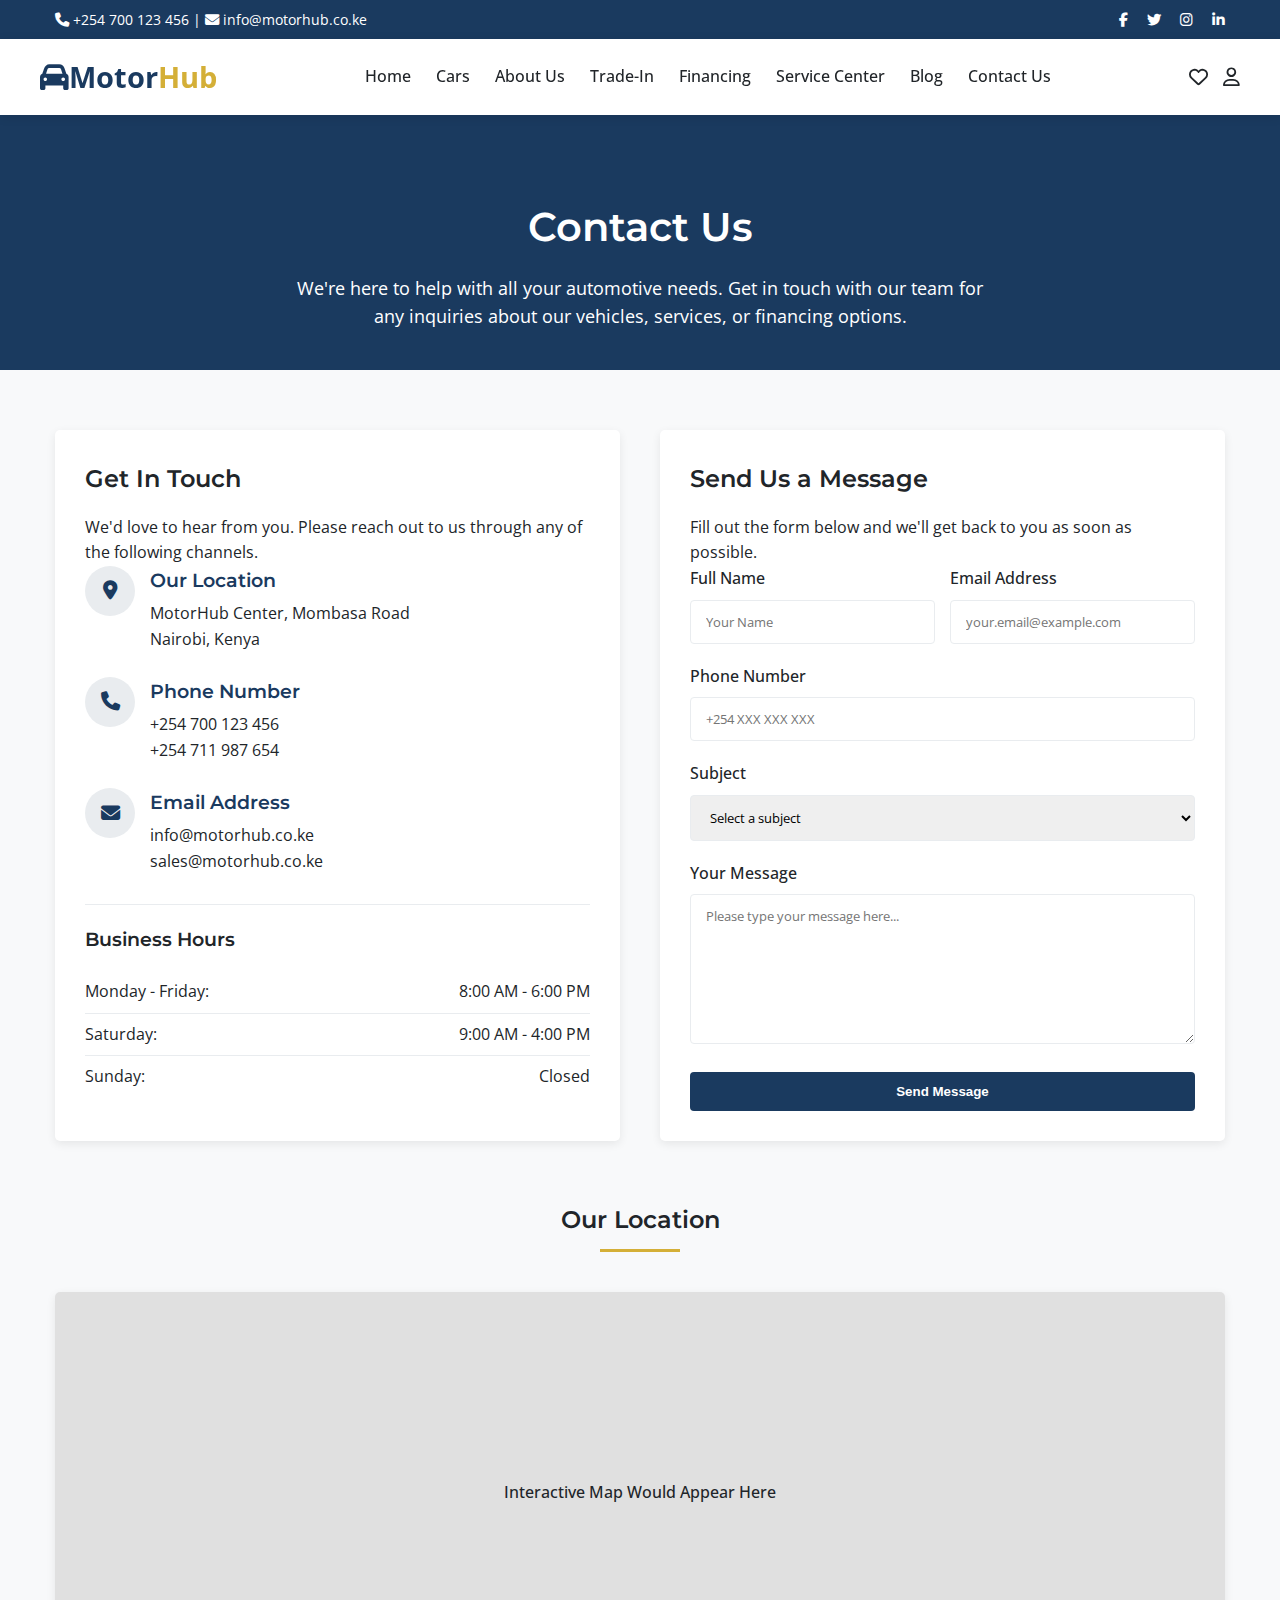
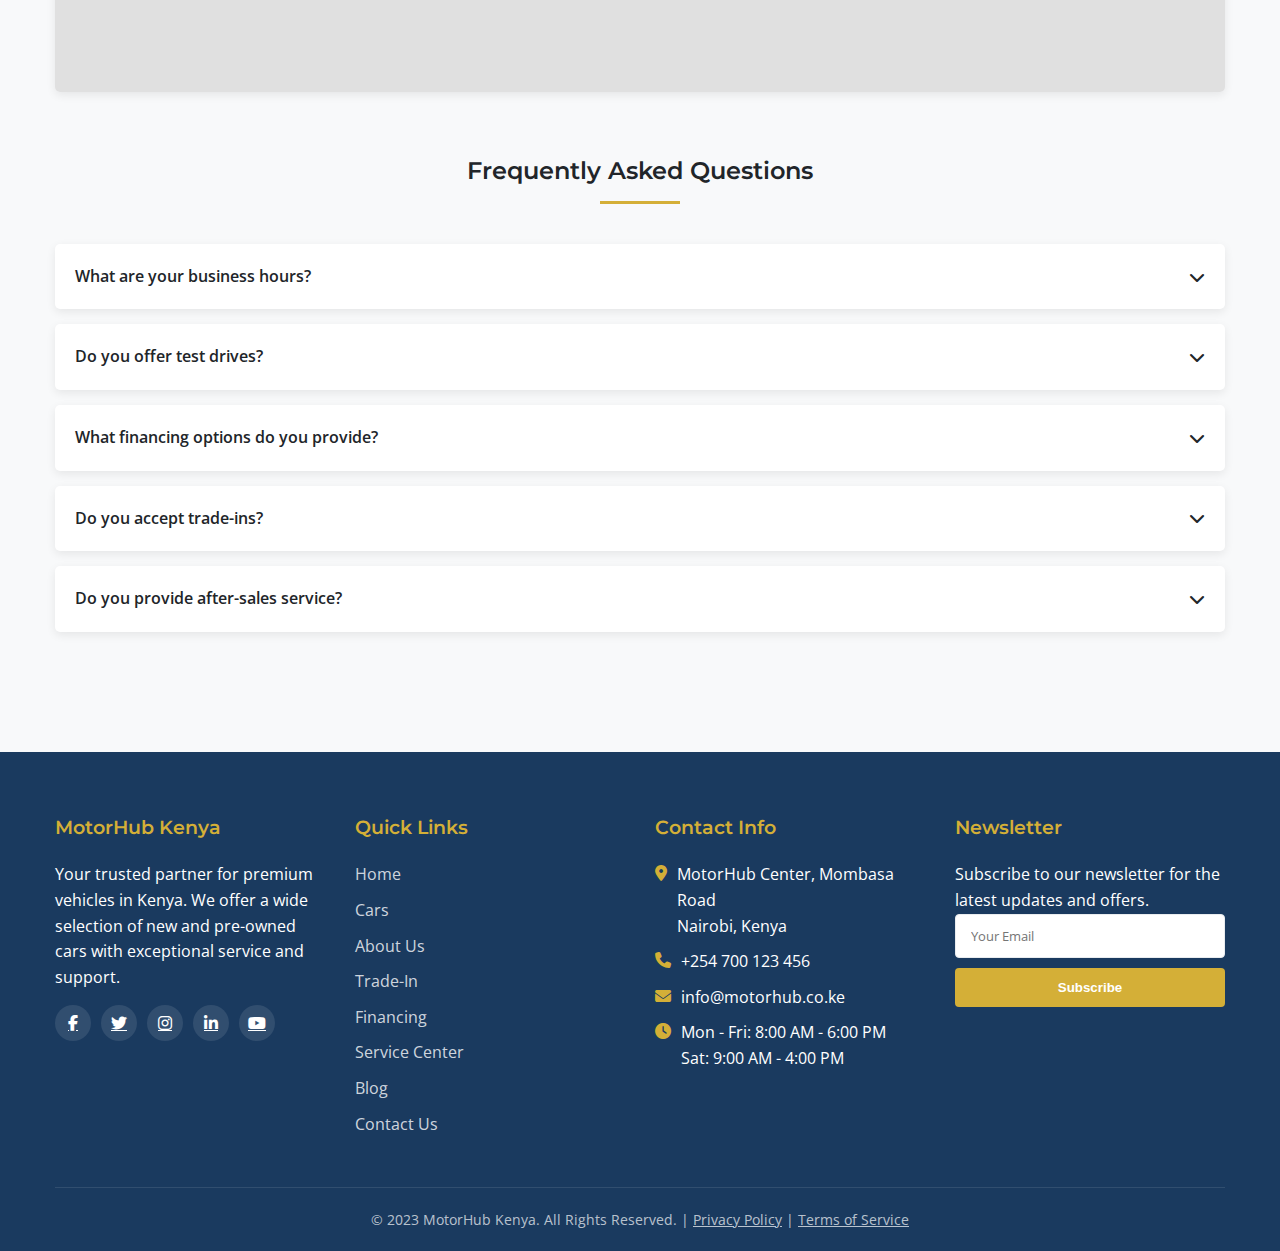
<file: contact.html>
<!DOCTYPE html>
<html lang="en">
<head>
    <meta charset="UTF-8">
    <meta name="viewport" content="width=device-width, initial-scale=1.0">
    <title>Contact Us | MotorHub Kenya | Premium Car Dealership</title>
    <link rel="stylesheet" href="https://cdnjs.cloudflare.com/ajax/libs/font-awesome/6.4.0/css/all.min.css">
    <link href="https://fonts.googleapis.com/css2?family=Montserrat:wght@300;400;500;600;700&family=Open+Sans:wght@300;400;600&display=swap" rel="stylesheet">
    <style>
        :root {
            --primary: #1a3a5f;
            --secondary: #d4af37;
            --accent: #e31837;
            --light: #f8f9fa;
            --dark: #212529;
            --gray: #6c757d;
            --light-gray: #e9ecef;
        }

        * {
            margin: 0;
            padding: 0;
            box-sizing: border-box;
        }

        body {
            font-family: 'Open Sans', sans-serif;
            line-height: 1.6;
            color: var(--dark);
            background-color: var(--light);
        }

        h1, h2, h3, h4, h5, h6 {
            font-family: 'Montserrat', sans-serif;
            font-weight: 600;
            margin-bottom: 1rem;
        }

        .container {
            width: 100%;
            max-width: 1200px;
            margin: 0 auto;
            padding: 0 15px;
        }

        /* Header & Navigation */
        header {
            background-color: white;
            box-shadow: 0 2px 10px rgba(0, 0, 0, 0.1);
            position: sticky;
            top: 0;
            z-index: 1000;
        }

        .top-bar {
            background-color: var(--primary);
            color: white;
            padding: 8px 0;
            font-size: 0.9rem;
        }

        .top-bar-content {
            display: flex;
            justify-content: space-between;
        }

        .top-bar a {
            color: white;
            text-decoration: none;
            margin-left: 15px;
        }

        .logo {
            font-size: 1.8rem;
            font-weight: 700;
            color: var(--primary);
            display: flex;
            align-items: center;
        }

        .logo span {
            color: var(--secondary);
        }

        .nav-container {
            display: flex;
            justify-content: space-between;
            align-items: center;
            padding: 15px 0;
        }

        nav ul {
            display: flex;
            list-style: none;
        }

        nav ul li {
            position: relative;
            margin-left: 25px;
        }

        nav ul li a {
            text-decoration: none;
            color: var(--dark);
            font-weight: 500;
            transition: color 0.3s;
            display: flex;
            align-items: center;
        }

        nav ul li a:hover {
            color: var(--secondary);
        }

        nav ul li a i {
            margin-left: 5px;
        }

        .user-actions {
            display: flex;
            align-items: center;
        }

        .user-actions a {
            margin-left: 15px;
            color: var(--dark);
            font-size: 1.2rem;
        }

        .mobile-menu-btn {
            display: none;
            font-size: 1.5rem;
            background: none;
            border: none;
            cursor: pointer;
        }

        /* Page Header */
        .page-header {
            background-color: var(--primary);
            color: white;
            padding: 80px 0 40px;
            text-align: center;
        }

        .page-header h1 {
            font-size: 2.5rem;
            margin-bottom: 15px;
        }

        .page-header p {
            max-width: 700px;
            margin: 0 auto;
            font-size: 1.1rem;
        }

        /* Page Content */
        .page-content {
            padding: 60px 0;
        }

        /* Contact Container */
        .contact-container {
            display: grid;
            grid-template-columns: 1fr 1fr;
            gap: 40px;
            margin-bottom: 60px;
        }

        .contact-info {
            background-color: white;
            padding: 30px;
            border-radius: 5px;
            box-shadow: 0 3px 10px rgba(0, 0, 0, 0.08);
        }

        .contact-form {
            background-color: white;
            padding: 30px;
            border-radius: 5px;
            box-shadow: 0 3px 10px rgba(0, 0, 0, 0.08);
        }

        .form-row {
            display: grid;
            grid-template-columns: 1fr 1fr;
            gap: 15px;
        }

        .form-group {
            margin-bottom: 20px;
        }

        .form-group label {
            display: block;
            margin-bottom: 8px;
            font-weight: 500;
        }

        .form-control {
            width: 100%;
            padding: 12px 15px;
            border: 1px solid var(--light-gray);
            border-radius: 4px;
            font-family: 'Open Sans', sans-serif;
            transition: border 0.3s;
        }

        .form-control:focus {
            border-color: var(--primary);
            outline: none;
        }

        textarea.form-control {
            min-height: 150px;
            resize: vertical;
        }

        .btn {
            display: inline-block;
            padding: 12px 25px;
            background-color: var(--secondary);
            color: white;
            border: none;
            border-radius: 4px;
            font-weight: 600;
            text-decoration: none;
            cursor: pointer;
            transition: all 0.3s;
        }

        .btn:hover {
            background-color: #c19b2a;
            transform: translateY(-2px);
        }

        .btn-primary {
            background-color: var(--primary);
        }

        .btn-primary:hover {
            background-color: #0f2a47;
        }

        .btn-block {
            display: block;
            width: 100%;
        }

        /* Contact Details */
        .contact-details {
            margin-bottom: 30px;
        }

        .contact-item {
            display: flex;
            align-items: flex-start;
            margin-bottom: 25px;
        }

        .contact-icon {
            background-color: var(--light-gray);
            width: 50px;
            height: 50px;
            border-radius: 50%;
            display: flex;
            align-items: center;
            justify-content: center;
            margin-right: 15px;
            color: var(--primary);
            font-size: 1.2rem;
        }

        .contact-text h3 {
            margin-bottom: 5px;
            color: var(--primary);
        }

        .business-hours {
            margin-top: 30px;
            padding-top: 20px;
            border-top: 1px solid var(--light-gray);
        }

        .hours-list {
            list-style: none;
        }

        .hours-list li {
            display: flex;
            justify-content: space-between;
            padding: 8px 0;
            border-bottom: 1px solid var(--light-gray);
        }

        .hours-list li:last-child {
            border-bottom: none;
        }

        /* Map Section */
        .map-section {
            margin-bottom: 60px;
        }

        .map-container {
            height: 400px;
            border-radius: 5px;
            overflow: hidden;
            box-shadow: 0 3px 10px rgba(0, 0, 0, 0.08);
        }

        .map-placeholder {
            height: 100%;
            background-color: #e0e0e0;
            display: flex;
            align-items: center;
            justify-content: center;
            color: var(--dark);
            font-weight: 500;
        }

        /* FAQ Section */
        .faq-section {
            margin-bottom: 60px;
        }

        .section-title {
            text-align: center;
            margin-bottom: 40px;
            position: relative;
        }

        .section-title:after {
            content: '';
            display: block;
            width: 80px;
            height: 3px;
            background-color: var(--secondary);
            margin: 10px auto 0;
        }

        .faq-item {
            background-color: white;
            border-radius: 5px;
            margin-bottom: 15px;
            box-shadow: 0 3px 10px rgba(0, 0, 0, 0.08);
            overflow: hidden;
        }

        .faq-question {
            padding: 20px;
            cursor: pointer;
            display: flex;
            justify-content: space-between;
            align-items: center;
            font-weight: 600;
            transition: background-color 0.3s;
        }

        .faq-question:hover {
            background-color: var(--light-gray);
        }

        .faq-question i {
            transition: transform 0.3s;
        }

        .faq-answer {
            padding: 0 20px;
            max-height: 0;
            overflow: hidden;
            transition: all 0.3s ease;
        }

        .faq-item.active .faq-answer {
            padding: 0 20px 20px;
            max-height: 500px;
        }

        .faq-item.active .faq-question i {
            transform: rotate(180deg);
        }

        /* Footer */
        footer {
            background-color: var(--primary);
            color: white;
            padding: 60px 0 0;
        }

        .footer-content {
            display: grid;
            grid-template-columns: repeat(auto-fit, minmax(250px, 1fr));
            gap: 30px;
            margin-bottom: 40px;
        }

        .footer-column h3 {
            color: var(--secondary);
            margin-bottom: 20px;
            font-size: 1.2rem;
        }

        .footer-column ul {
            list-style: none;
        }

        .footer-column ul li {
            margin-bottom: 10px;
        }

        .footer-column ul li a {
            color: rgba(255, 255, 255, 0.8);
            text-decoration: none;
            transition: color 0.3s;
        }

        .footer-column ul li a:hover {
            color: var(--secondary);
        }

        .social-links {
            display: flex;
            margin-top: 15px;
        }

        .social-links a {
            display: flex;
            align-items: center;
            justify-content: center;
            width: 36px;
            height: 36px;
            background-color: rgba(255, 255, 255, 0.1);
            border-radius: 50%;
            margin-right: 10px;
            color: white;
            transition: background-color 0.3s;
        }

        .social-links a:hover {
            background-color: var(--secondary);
        }

        .contact-info-footer li {
            display: flex;
            align-items: flex-start;
            margin-bottom: 15px;
        }

        .contact-info-footer li i {
            margin-right: 10px;
            color: var(--secondary);
            margin-top: 3px;
        }

        .footer-bottom {
            border-top: 1px solid rgba(255, 255, 255, 0.1);
            padding: 20px 0;
            text-align: center;
            font-size: 0.9rem;
            color: rgba(255, 255, 255, 0.7);
        }

        /* Responsive Design */
        @media (max-width: 992px) {
            .contact-container {
                grid-template-columns: 1fr;
            }
        }

        @media (max-width: 768px) {
            .mobile-menu-btn {
                display: block;
            }

            nav ul {
                display: none;
                position: absolute;
                top: 100%;
                left: 0;
                width: 100%;
                background-color: white;
                flex-direction: column;
                box-shadow: 0 5px 15px rgba(0, 0, 0, 0.1);
                padding: 20px 0;
            }

            nav ul.show {
                display: flex;
            }

            nav ul li {
                margin: 0;
                width: 100%;
            }

            nav ul li a {
                padding: 12px 20px;
                display: block;
                border-bottom: 1px solid var(--light-gray);
            }

            .user-actions {
                margin-left: auto;
                margin-right: 15px;
            }

            .form-row {
                grid-template-columns: 1fr;
            }
        }

        @media (max-width: 576px) {
            .footer-content {
                grid-template-columns: 1fr;
            }
        }
    </style>
</head>
<body>
    <!-- Top Bar -->
    <div class="top-bar">
        <div class="container top-bar-content">
            <div>
                <i class="fas fa-phone"></i> +254 700 123 456 | 
                <i class="fas fa-envelope"></i> info@motorhub.co.ke
            </div>
            <div>
                <a href="#"><i class="fab fa-facebook-f"></i></a>
                <a href="#"><i class="fab fa-twitter"></i></a>
                <a href="#"><i class="fab fa-instagram"></i></a>
                <a href="#"><i class="fab fa-linkedin-in"></i></a>
            </div>
        </div>
    </div>

    <!-- Header & Navigation -->
    <header>
        <div class="container nav-container">
            <div class="logo">
                <i class="fas fa-car"></i> Motor<span>Hub</span>
            </div>
            
            <button class="mobile-menu-btn">
                <i class="fas fa-bars"></i>
            </button>
            
            <nav>
                <ul>
                    <li><a href="index.html">Home</a></li>
                    <li><a href="cars.html">Cars</a></li>
                    <li><a href="about.html">About Us</a></li>
                    <li><a href="trade-in.html">Trade-In</a></li>
                    <li><a href="financing.html">Financing</a></li>
                    <li><a href="service-center.html">Service Center</a></li>
                    <li><a href="blog.html">Blog</a></li>
                    <li><a href="contact.html" class="active">Contact Us</a></li>
                </ul>
            </nav>
            
            <div class="user-actions">
                <a href="wishlist.html"><i class="far fa-heart"></i></a>
                <a href="login.html"><i class="far fa-user"></i></a>
            </div>
        </div>
    </header>

    <!-- Page Header -->
    <section class="page-header">
        <div class="container">
            <h1>Contact Us</h1>
            <p>We're here to help with all your automotive needs. Get in touch with our team for any inquiries about our vehicles, services, or financing options.</p>
        </div>
    </section>

    <!-- Page Content -->
    <section class="page-content">
        <div class="container">
            <div class="contact-container">
                <div class="contact-info">
                    <h2>Get In Touch</h2>
                    <p>We'd love to hear from you. Please reach out to us through any of the following channels.</p>
                    
                    <div class="contact-details">
                        <div class="contact-item">
                            <div class="contact-icon">
                                <i class="fas fa-map-marker-alt"></i>
                            </div>
                            <div class="contact-text">
                                <h3>Our Location</h3>
                                <p>MotorHub Center, Mombasa Road<br>Nairobi, Kenya</p>
                            </div>
                        </div>
                        
                        <div class="contact-item">
                            <div class="contact-icon">
                                <i class="fas fa-phone"></i>
                            </div>
                            <div class="contact-text">
                                <h3>Phone Number</h3>
                                <p>+254 700 123 456<br>+254 711 987 654</p>
                            </div>
                        </div>
                        
                        <div class="contact-item">
                            <div class="contact-icon">
                                <i class="fas fa-envelope"></i>
                            </div>
                            <div class="contact-text">
                                <h3>Email Address</h3>
                                <p>info@motorhub.co.ke<br>sales@motorhub.co.ke</p>
                            </div>
                        </div>
                    </div>
                    
                    <div class="business-hours">
                        <h3>Business Hours</h3>
                        <ul class="hours-list">
                            <li><span>Monday - Friday:</span> <span>8:00 AM - 6:00 PM</span></li>
                            <li><span>Saturday:</span> <span>9:00 AM - 4:00 PM</span></li>
                            <li><span>Sunday:</span> <span>Closed</span></li>
                        </ul>
                    </div>
                </div>
                
                <div class="contact-form">
                    <h2>Send Us a Message</h2>
                    <p>Fill out the form below and we'll get back to you as soon as possible.</p>
                    
                    <form id="contactForm">
                        <div class="form-row">
                            <div class="form-group">
                                <label for="name">Full Name</label>
                                <input type="text" id="name" class="form-control" placeholder="Your Name" required>
                            </div>
                            
                            <div class="form-group">
                                <label for="email">Email Address</label>
                                <input type="email" id="email" class="form-control" placeholder="your.email@example.com" required>
                            </div>
                        </div>
                        
                        <div class="form-group">
                            <label for="phone">Phone Number</label>
                            <input type="tel" id="phone" class="form-control" placeholder="+254 XXX XXX XXX">
                        </div>
                        
                        <div class="form-group">
                            <label for="subject">Subject</label>
                            <select id="subject" class="form-control" required>
                                <option value="">Select a subject</option>
                                <option value="general">General Inquiry</option>
                                <option value="sales">Vehicle Sales</option>
                                <option value="service">Service & Maintenance</option>
                                <option value="financing">Financing Options</option>
                                <option value="trade-in">Trade-In Evaluation</option>
                                <option value="test-drive">Schedule Test Drive</option>
                                <option value="other">Other</option>
                            </select>
                        </div>
                        
                        <div class="form-group">
                            <label for="message">Your Message</label>
                            <textarea id="message" class="form-control" placeholder="Please type your message here..." required></textarea>
                        </div>
                        
                        <button type="submit" class="btn btn-primary btn-block">Send Message</button>
                    </form>
                </div>
            </div>
            
            <!-- Map Section -->
            <div class="map-section">
                <h2 class="section-title">Our Location</h2>
                <div class="map-container">
                    <div class="map-placeholder">
                        <!-- In a real implementation, you would embed a Google Maps iframe here -->
                        <p>Interactive Map Would Appear Here</p>
                    </div>
                </div>
            </div>
            
            <!-- FAQ Section -->
            <div class="faq-section">
                <h2 class="section-title">Frequently Asked Questions</h2>
                
                <div class="faq-item">
                    <div class="faq-question">
                        <span>What are your business hours?</span>
                        <i class="fas fa-chevron-down"></i>
                    </div>
                    <div class="faq-answer">
                        <p>Our showroom is open Monday to Friday from 8:00 AM to 6:00 PM, and on Saturdays from 9:00 AM to 4:00 PM. We are closed on Sundays and public holidays.</p>
                    </div>
                </div>
                
                <div class="faq-item">
                    <div class="faq-question">
                        <span>Do you offer test drives?</span>
                        <i class="fas fa-chevron-down"></i>
                    </div>
                    <div class="faq-answer">
                        <p>Yes, we offer test drives for all our vehicles. You can schedule a test drive by calling us, visiting our showroom, or using the contact form above.</p>
                    </div>
                </div>
                
                <div class="faq-item">
                    <div class="faq-question">
                        <span>What financing options do you provide?</span>
                        <i class="fas fa-chevron-down"></i>
                    </div>
                    <div class="faq-answer">
                        <p>We work with multiple financial institutions to offer competitive financing options. Our finance team will help you find the best plan that suits your budget and needs.</p>
                    </div>
                </div>
                
                <div class="faq-item">
                    <div class="faq-question">
                        <span>Do you accept trade-ins?</span>
                        <i class="fas fa-chevron-down"></i>
                    </div>
                    <div class="faq-answer">
                        <p>Yes, we accept trade-ins. Our team will evaluate your current vehicle and provide a competitive offer that you can apply toward your new purchase.</p>
                    </div>
                </div>
                
                <div class="faq-item">
                    <div class="faq-question">
                        <span>Do you provide after-sales service?</span>
                        <i class="fas fa-chevron-down"></i>
                    </div>
                    <div class="faq-answer">
                        <p>Yes, we have a fully equipped service center with trained technicians to handle all your vehicle maintenance and repair needs.</p>
                    </div>
                </div>
            </div>
        </div>
    </section>

    <!-- Footer -->
    <footer>
        <div class="container">
            <div class="footer-content">
                <div class="footer-column">
                    <h3>MotorHub Kenya</h3>
                    <p>Your trusted partner for premium vehicles in Kenya. We offer a wide selection of new and pre-owned cars with exceptional service and support.</p>
                    <div class="social-links">
                        <a href="#"><i class="fab fa-facebook-f"></i></a>
                        <a href="#"><i class="fab fa-twitter"></i></a>
                        <a href="#"><i class="fab fa-instagram"></i></a>
                        <a href="#"><i class="fab fa-linkedin-in"></i></a>
                        <a href="#"><i class="fab fa-youtube"></i></a>
                    </div>
                </div>
                <div class="footer-column">
                    <h3>Quick Links</h3>
                    <ul>
                        <li><a href="index.html">Home</a></li>
                        <li><a href="cars.html">Cars</a></li>
                        <li><a href="about.html">About Us</a></li>
                        <li><a href="trade-in.html">Trade-In</a></li>
                        <li><a href="financing.html">Financing</a></li>
                        <li><a href="service-center.html">Service Center</a></li>
                        <li><a href="blog.html">Blog</a></li>
                        <li><a href="contact.html">Contact Us</a></li>
                    </ul>
                </div>
                <div class="footer-column">
                    <h3>Contact Info</h3>
                    <ul class="contact-info-footer">
                        <li>
                            <i class="fas fa-map-marker-alt"></i>
                            <div>MotorHub Center, Mombasa Road<br>Nairobi, Kenya</div>
                        </li>
                        <li>
                            <i class="fas fa-phone"></i>
                            <div>+254 700 123 456</div>
                        </li>
                        <li>
                            <i class="fas fa-envelope"></i>
                            <div>info@motorhub.co.ke</div>
                        </li>
                        <li>
                            <i class="fas fa-clock"></i>
                            <div>Mon - Fri: 8:00 AM - 6:00 PM<br>Sat: 9:00 AM - 4:00 PM</div>
                        </li>
                    </ul>
                </div>
                <div class="footer-column">
                    <h3>Newsletter</h3>
                    <p>Subscribe to our newsletter for the latest updates and offers.</p>
                    <form>
                        <input type="email" class="form-control" placeholder="Your Email" style="margin-bottom: 10px;">
                        <button type="submit" class="btn" style="width: 100%;">Subscribe</button>
                    </form>
                </div>
            </div>
            <div class="footer-bottom">
                <p>&copy; 2023 MotorHub Kenya. All Rights Reserved. | <a href="#" style="color: rgba(255,255,255,0.7);">Privacy Policy</a> | <a href="#" style="color: rgba(255,255,255,0.7);">Terms of Service</a></p>
            </div>
        </div>
    </footer>

    <script>
        // Mobile Menu Toggle
        document.querySelector('.mobile-menu-btn').addEventListener('click', function() {
            document.querySelector('nav ul').classList.toggle('show');
        });

        // Contact Form Submission
        document.getElementById('contactForm').addEventListener('submit', function(e) {
            e.preventDefault();
            
            // Get form values
            const name = document.getElementById('name').value;
            const email = document.getElementById('email').value;
            const phone = document.getElementById('phone').value;
            const subject = document.getElementById('subject').value;
            const message = document.getElementById('message').value;
            
            // In a real implementation, you would send this data to a server
            console.log({
                name,
                email,
                phone,
                subject,
                message
            });
            
            // Show success message
            alert('Thank you for your message! We will get back to you soon.');
            
            // Reset form
            document.getElementById('contactForm').reset();
        });

        // FAQ Accordion
        const faqItems = document.querySelectorAll('.faq-item');
        
        faqItems.forEach(item => {
            const question = item.querySelector('.faq-question');
            
            question.addEventListener('click', () => {
                // Close all other items
                faqItems.forEach(otherItem => {
                    if (otherItem !== item) {
                        otherItem.classList.remove('active');
                    }
                });
                
                // Toggle current item
                item.classList.toggle('active');
            });
        });
    </script>
</body>
</html>
</file>
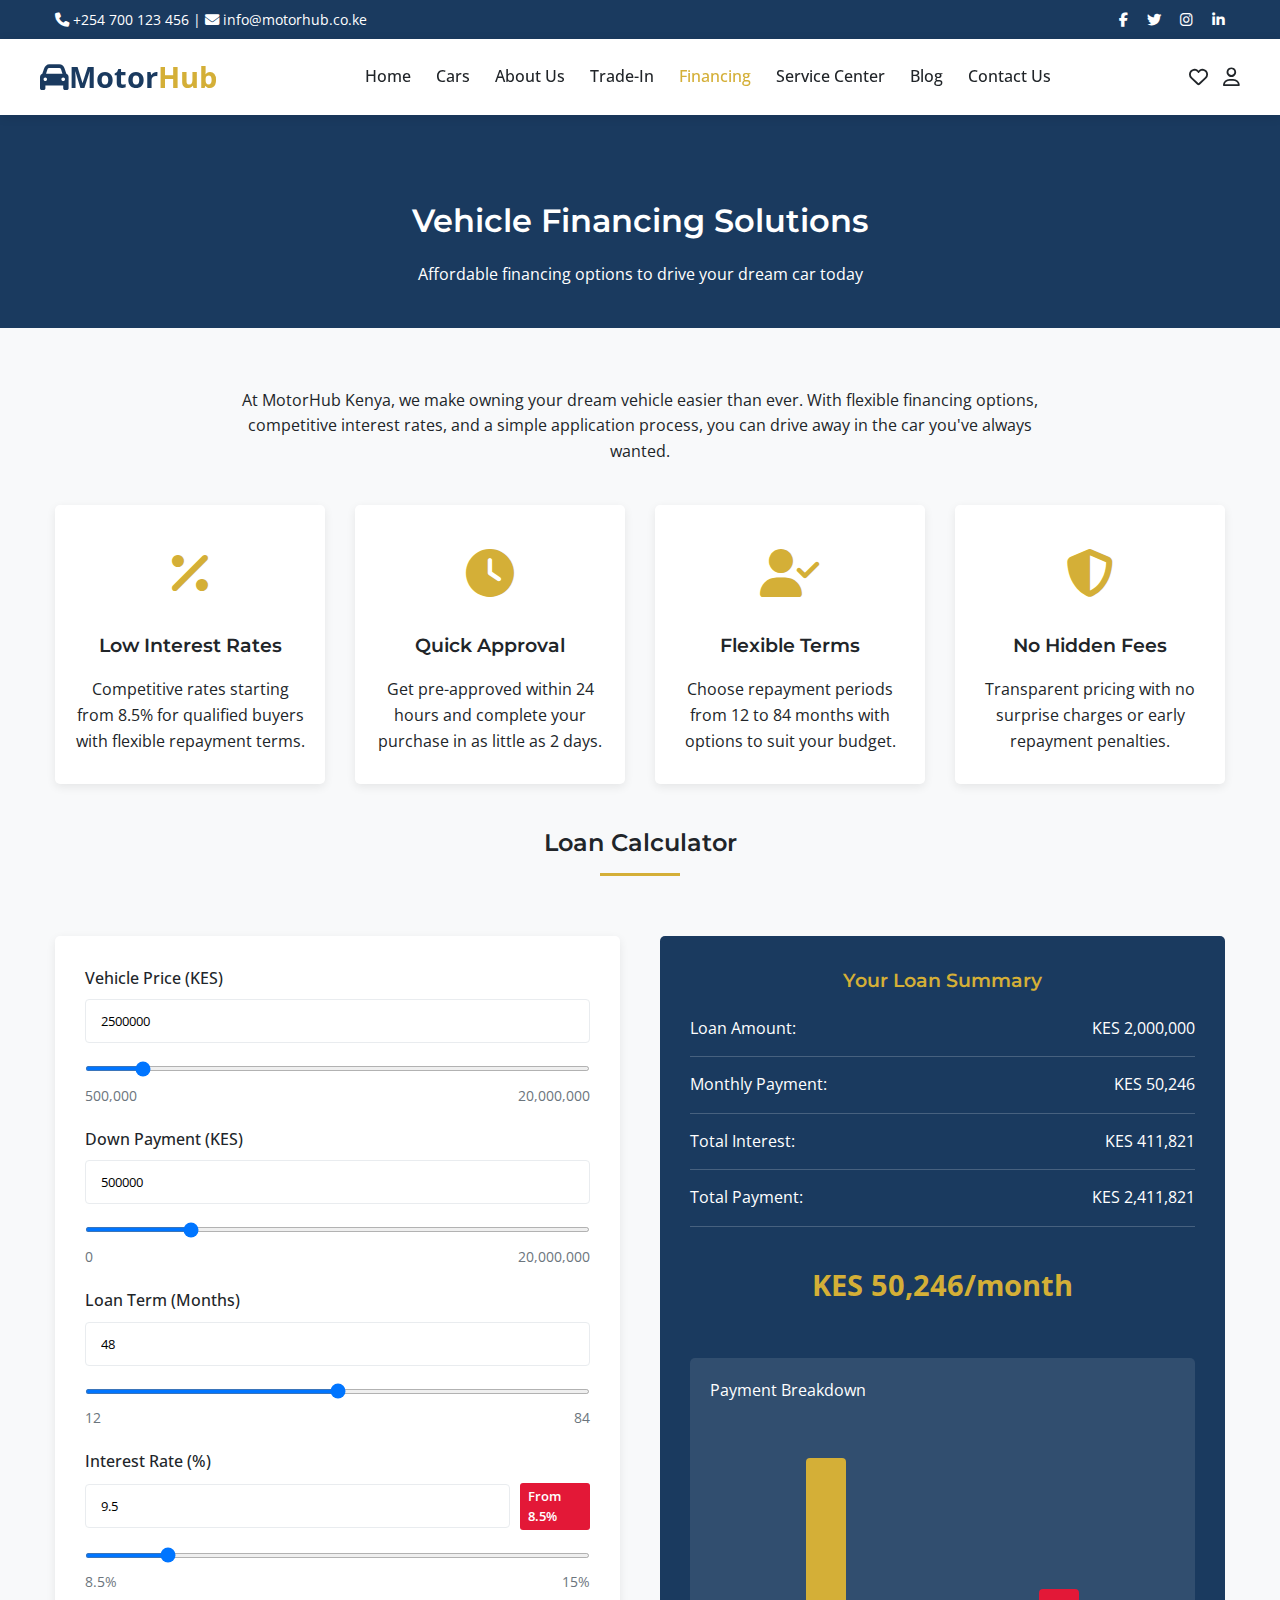
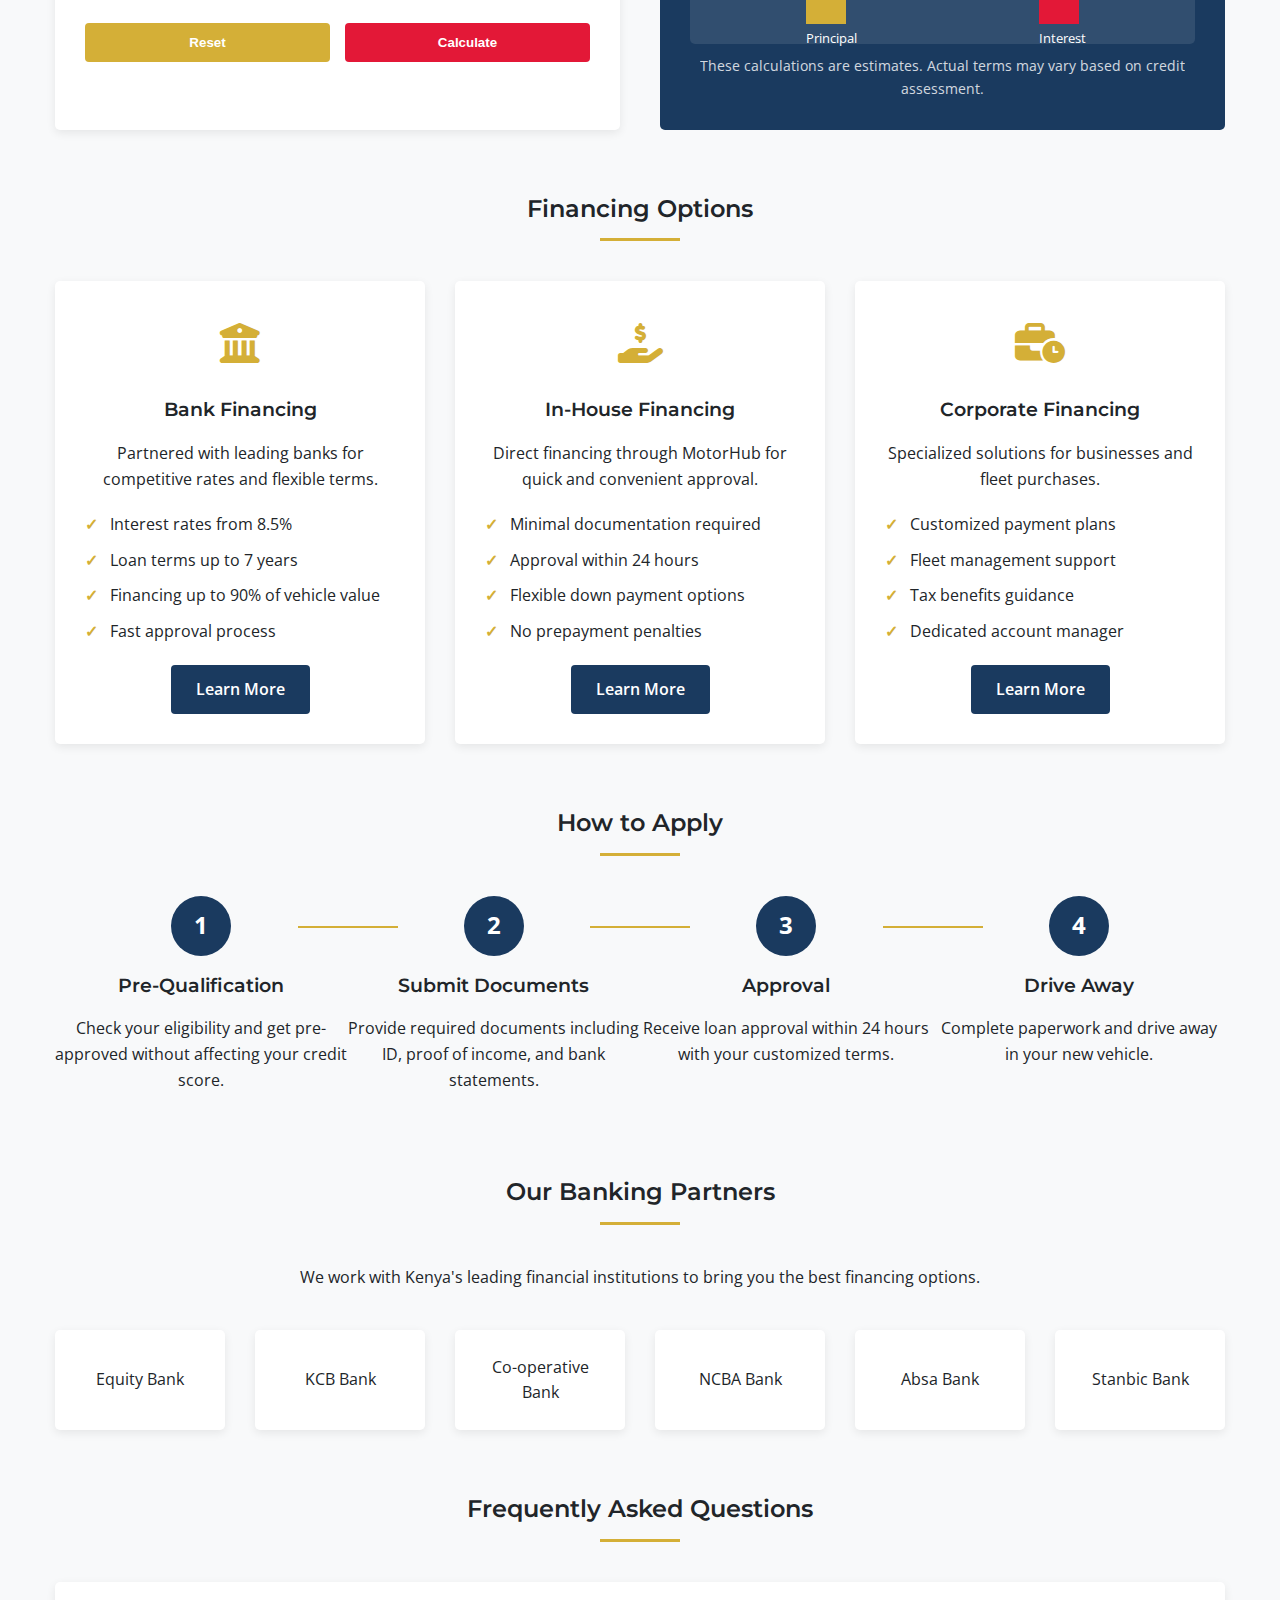
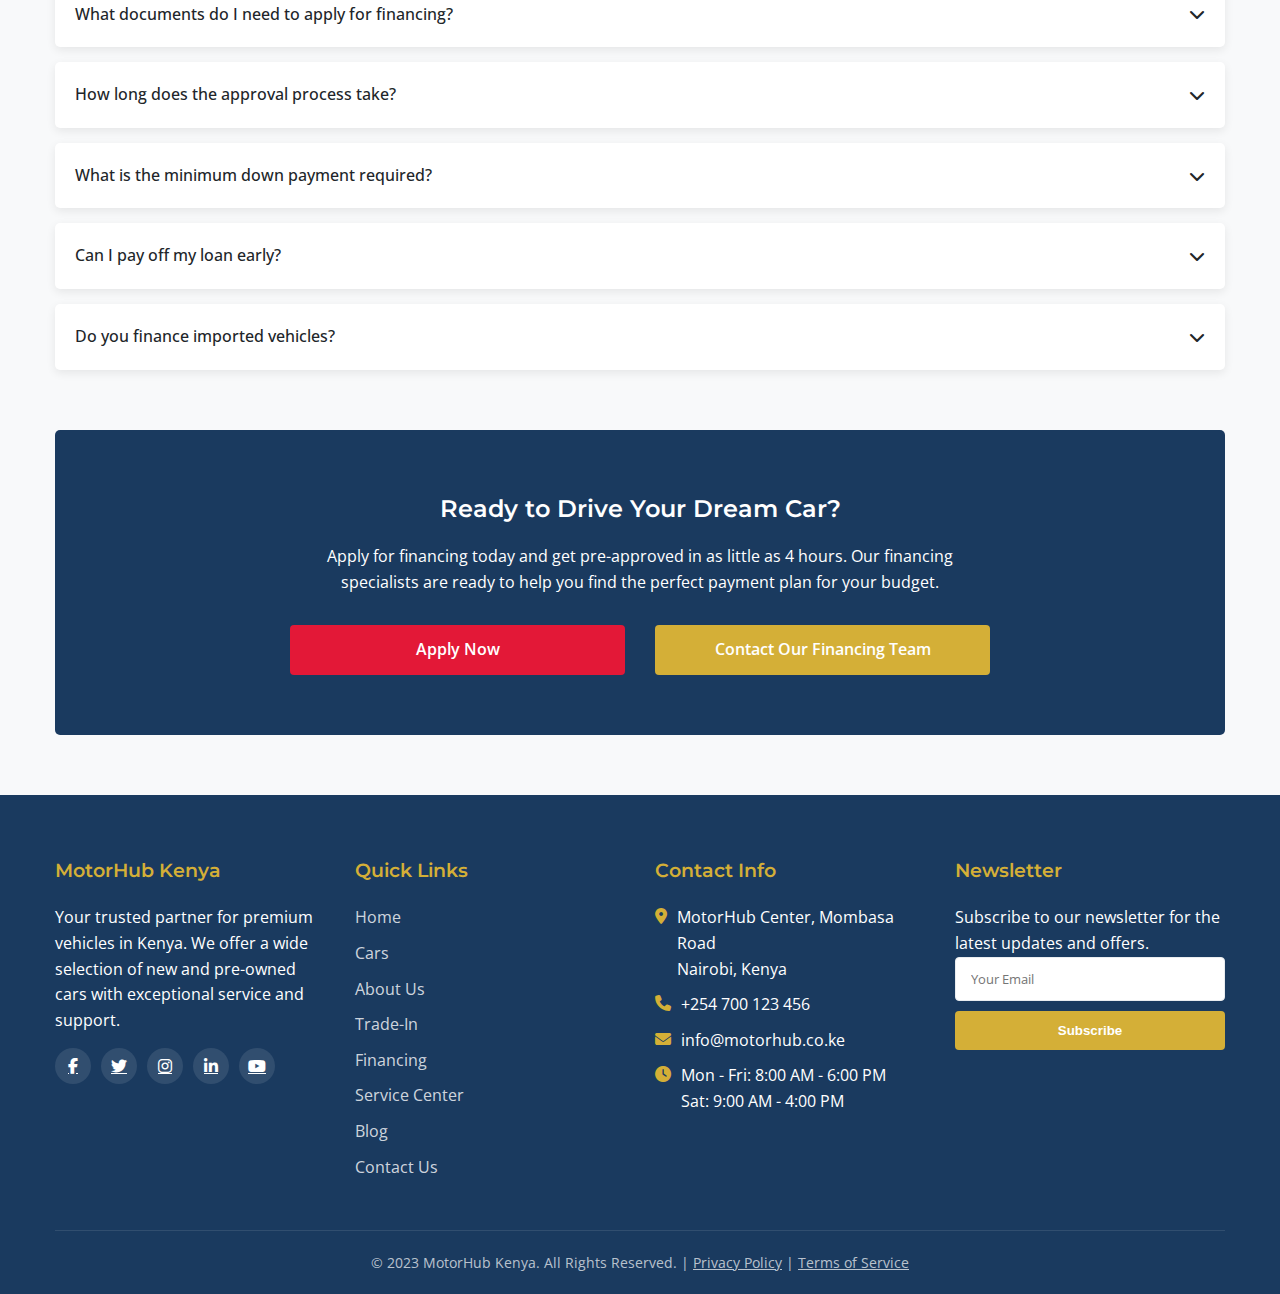
<file: financing.html>
<!DOCTYPE html>
<html lang="en">
<head>
    <meta charset="UTF-8">
    <meta name="viewport" content="width=device-width, initial-scale=1.0">
    <title>Vehicle Financing & Loan Calculator | MotorHub Kenya</title>
    <link rel="stylesheet" href="https://cdnjs.cloudflare.com/ajax/libs/font-awesome/6.4.0/css/all.min.css">
    <link href="https://fonts.googleapis.com/css2?family=Montserrat:wght@300;400;500;600;700&family=Open+Sans:wght@300;400;600&display=swap" rel="stylesheet">
    <style>
        :root {
            --primary: #1a3a5f;
            --secondary: #d4af37;
            --accent: #e31837;
            --light: #f8f9fa;
            --dark: #212529;
            --gray: #6c757d;
            --light-gray: #e9ecef;
        }

        * {
            margin: 0;
            padding: 0;
            box-sizing: border-box;
        }

        body {
            font-family: 'Open Sans', sans-serif;
            line-height: 1.6;
            color: var(--dark);
            background-color: var(--light);
        }

        h1, h2, h3, h4, h5, h6 {
            font-family: 'Montserrat', sans-serif;
            font-weight: 600;
            margin-bottom: 1rem;
        }

        .container {
            width: 100%;
            max-width: 1200px;
            margin: 0 auto;
            padding: 0 15px;
        }

        /* Header & Navigation */
        header {
            background-color: white;
            box-shadow: 0 2px 10px rgba(0, 0, 0, 0.1);
            position: sticky;
            top: 0;
            z-index: 1000;
        }

        .top-bar {
            background-color: var(--primary);
            color: white;
            padding: 8px 0;
            font-size: 0.9rem;
        }

        .top-bar-content {
            display: flex;
            justify-content: space-between;
        }

        .top-bar a {
            color: white;
            text-decoration: none;
            margin-left: 15px;
        }

        .logo {
            font-size: 1.8rem;
            font-weight: 700;
            color: var(--primary);
            display: flex;
            align-items: center;
        }

        .logo span {
            color: var(--secondary);
        }

        .nav-container {
            display: flex;
            justify-content: space-between;
            align-items: center;
            padding: 15px 0;
        }

        nav ul {
            display: flex;
            list-style: none;
        }

        nav ul li {
            position: relative;
            margin-left: 25px;
        }

        nav ul li a {
            text-decoration: none;
            color: var(--dark);
            font-weight: 500;
            transition: color 0.3s;
            display: flex;
            align-items: center;
        }

        nav ul li a:hover, nav ul li a.active {
            color: var(--secondary);
        }

        nav ul li a i {
            margin-left: 5px;
        }

        .dropdown-menu {
            position: absolute;
            top: 100%;
            left: 0;
            background-color: white;
            min-width: 200px;
            box-shadow: 0 5px 15px rgba(0, 0, 0, 0.1);
            border-radius: 4px;
            opacity: 0;
            visibility: hidden;
            transform: translateY(10px);
            transition: all 0.3s;
            z-index: 100;
        }

        nav ul li:hover .dropdown-menu {
            opacity: 1;
            visibility: visible;
            transform: translateY(0);
        }

        .dropdown-menu li {
            margin: 0;
            width: 100%;
        }

        .dropdown-menu li a {
            padding: 12px 15px;
            display: block;
            border-bottom: 1px solid var(--light-gray);
        }

        .user-actions {
            display: flex;
            align-items: center;
        }

        .user-actions a {
            margin-left: 15px;
            color: var(--dark);
            font-size: 1.2rem;
        }

        .mobile-menu-btn {
            display: none;
            font-size: 1.5rem;
            background: none;
            border: none;
            cursor: pointer;
        }

        /* Page Header */
        .page-header {
            background-color: var(--primary);
            color: white;
            padding: 80px 0 40px;
            text-align: center;
        }

        .page-content {
            padding: 60px 0;
        }

        .btn {
            display: inline-block;
            padding: 12px 25px;
            background-color: var(--secondary);
            color: white;
            border: none;
            border-radius: 4px;
            font-weight: 600;
            text-decoration: none;
            cursor: pointer;
            transition: all 0.3s;
        }

        .btn:hover {
            background-color: #c19b2a;
            transform: translateY(-2px);
        }

        .btn-primary {
            background-color: var(--primary);
        }

        .btn-primary:hover {
            background-color: #0f2a47;
        }

        .btn-accent {
            background-color: var(--accent);
        }

        .btn-accent:hover {
            background-color: #c1121f;
        }

        /* Financing Intro */
        .financing-intro {
            text-align: center;
            margin-bottom: 40px;
            max-width: 800px;
            margin-left: auto;
            margin-right: auto;
        }

        .benefits-grid {
            display: grid;
            grid-template-columns: repeat(auto-fit, minmax(250px, 1fr));
            gap: 30px;
            margin: 40px 0;
        }

        .benefit-card {
            background-color: white;
            padding: 30px 20px;
            text-align: center;
            border-radius: 5px;
            box-shadow: 0 3px 10px rgba(0, 0, 0, 0.08);
        }

        .benefit-icon {
            font-size: 3rem;
            color: var(--secondary);
            margin-bottom: 20px;
        }

        /* Loan Calculator */
        .calculator-container {
            display: grid;
            grid-template-columns: 1fr 1fr;
            gap: 40px;
            margin: 60px 0;
        }

        .calculator-form {
            background-color: white;
            padding: 30px;
            border-radius: 5px;
            box-shadow: 0 3px 10px rgba(0, 0, 0, 0.08);
        }

        .calculator-result {
            background-color: var(--primary);
            color: white;
            padding: 30px;
            border-radius: 5px;
            display: flex;
            flex-direction: column;
            justify-content: center;
        }

        .form-group {
            margin-bottom: 20px;
        }

        .form-group label {
            display: block;
            margin-bottom: 8px;
            font-weight: 500;
        }

        .form-control {
            width: 100%;
            padding: 12px 15px;
            border: 1px solid var(--light-gray);
            border-radius: 4px;
            font-family: 'Open Sans', sans-serif;
            transition: border-color 0.3s;
        }

        .form-control:focus {
            border-color: var(--secondary);
            outline: none;
        }

        .range-container {
            margin-top: 10px;
        }

        .range-slider {
            width: 100%;
            height: 5px;
            background: var(--light-gray);
            border-radius: 5px;
            outline: none;
        }

        .range-slider::-webkit-slider-thumb {
            -webkit-appearance: none;
            width: 20px;
            height: 20px;
            border-radius: 50%;
            background: var(--primary);
            cursor: pointer;
        }

        .range-slider::-moz-range-thumb {
            width: 20px;
            height: 20px;
            border-radius: 50%;
            background: var(--primary);
            cursor: pointer;
            border: none;
        }

        .range-values {
            display: flex;
            justify-content: space-between;
            margin-top: 5px;
            font-size: 0.9rem;
            color: var(--gray);
        }

        .calculator-title {
            color: var(--secondary);
            margin-bottom: 20px;
            text-align: center;
        }

        .result-item {
            display: flex;
            justify-content: space-between;
            margin-bottom: 15px;
            padding-bottom: 15px;
            border-bottom: 1px solid rgba(255, 255, 255, 0.2);
        }

        .result-total {
            font-size: 1.8rem;
            font-weight: 700;
            color: var(--secondary);
            text-align: center;
            margin: 20px 0;
        }

        .result-note {
            text-align: center;
            font-size: 0.9rem;
            opacity: 0.8;
            margin-top: 10px;
        }

        /* Financing Options */
        .financing-options {
            margin: 60px 0;
        }

        .options-grid {
            display: grid;
            grid-template-columns: repeat(auto-fit, minmax(300px, 1fr));
            gap: 30px;
            margin-top: 40px;
        }

        .option-card {
            background-color: white;
            padding: 30px;
            border-radius: 5px;
            box-shadow: 0 3px 10px rgba(0, 0, 0, 0.08);
            text-align: center;
            transition: transform 0.3s;
        }

        .option-card:hover {
            transform: translateY(-5px);
        }

        .option-icon {
            font-size: 2.5rem;
            color: var(--secondary);
            margin-bottom: 20px;
        }

        .option-features {
            list-style: none;
            margin: 20px 0;
            text-align: left;
        }

        .option-features li {
            margin-bottom: 10px;
            padding-left: 25px;
            position: relative;
        }

        .option-features li:before {
            content: '✓';
            position: absolute;
            left: 0;
            color: var(--secondary);
            font-weight: bold;
        }

        /* Application Process */
        .application-process {
            margin: 60px 0;
        }

        .process-steps {
            display: flex;
            justify-content: space-between;
            margin: 40px 0;
            flex-wrap: wrap;
        }

        .process-step {
            text-align: center;
            flex: 1;
            min-width: 200px;
            margin-bottom: 20px;
            position: relative;
        }

        .process-step:not(:last-child):after {
            content: '';
            position: absolute;
            top: 30px;
            right: -50px;
            width: 100px;
            height: 2px;
            background-color: var(--secondary);
        }

        .step-number {
            width: 60px;
            height: 60px;
            background-color: var(--primary);
            color: white;
            border-radius: 50%;
            display: flex;
            align-items: center;
            justify-content: center;
            font-size: 1.5rem;
            font-weight: 700;
            margin: 0 auto 15px;
        }

        /* Partners Section */
        .partners-section {
            margin: 60px 0;
            text-align: center;
        }

        .partners-grid {
            display: grid;
            grid-template-columns: repeat(auto-fit, minmax(150px, 1fr));
            gap: 30px;
            margin-top: 40px;
        }

        .partner-logo {
            background-color: white;
            padding: 20px;
            border-radius: 5px;
            box-shadow: 0 3px 10px rgba(0, 0, 0, 0.08);
            display: flex;
            align-items: center;
            justify-content: center;
            height: 100px;
        }

        .partner-logo img {
            max-width: 100%;
            max-height: 60px;
            filter: grayscale(100%);
            transition: filter 0.3s;
        }

        .partner-logo:hover img {
            filter: grayscale(0%);
        }

        /* FAQ Section */
        .faq-section {
            margin-top: 60px;
        }

        .faq-item {
            background-color: white;
            margin-bottom: 15px;
            border-radius: 5px;
            box-shadow: 0 3px 10px rgba(0, 0, 0, 0.08);
            overflow: hidden;
        }

        .faq-question {
            padding: 20px;
            cursor: pointer;
            display: flex;
            justify-content: space-between;
            align-items: center;
            font-weight: 500;
        }

        .faq-question i {
            transition: transform 0.3s;
        }

        .faq-answer {
            padding: 0 20px;
            max-height: 0;
            overflow: hidden;
            transition: all 0.3s;
        }

        .faq-item.active .faq-answer {
            padding: 0 20px 20px;
            max-height: 500px;
        }

        .faq-item.active .faq-question i {
            transform: rotate(180deg);
        }

        /* CTA Section */
        .cta-section {
            background-color: var(--primary);
            color: white;
            padding: 60px 0;
            text-align: center;
            margin-top: 60px;
            border-radius: 5px;
        }

        .cta-content {
            max-width: 700px;
            margin: 0 auto;
        }

        /* Footer */
        footer {
            background-color: var(--primary);
            color: white;
            padding: 60px 0 0;
        }

        .footer-content {
            display: grid;
            grid-template-columns: repeat(auto-fit, minmax(250px, 1fr));
            gap: 30px;
            margin-bottom: 40px;
        }

        .footer-column h3 {
            color: var(--secondary);
            margin-bottom: 20px;
            font-size: 1.2rem;
        }

        .footer-column ul {
            list-style: none;
        }

        .footer-column ul li {
            margin-bottom: 10px;
        }

        .footer-column ul li a {
            color: rgba(255, 255, 255, 0.8);
            text-decoration: none;
            transition: color 0.3s;
        }

        .footer-column ul li a:hover {
            color: var(--secondary);
        }

        .social-links {
            display: flex;
            margin-top: 15px;
        }

        .social-links a {
            display: flex;
            align-items: center;
            justify-content: center;
            width: 36px;
            height: 36px;
            background-color: rgba(255, 255, 255, 0.1);
            border-radius: 50%;
            margin-right: 10px;
            color: white;
            transition: background-color 0.3s;
        }

        .social-links a:hover {
            background-color: var(--secondary);
        }

        .contact-info li {
            display: flex;
            align-items: flex-start;
            margin-bottom: 15px;
        }

        .contact-info li i {
            margin-right: 10px;
            color: var(--secondary);
            margin-top: 3px;
        }

        .footer-bottom {
            border-top: 1px solid rgba(255, 255, 255, 0.1);
            padding: 20px 0;
            text-align: center;
            font-size: 0.9rem;
            color: rgba(255, 255, 255, 0.7);
        }

        /* Responsive Design */
        @media (max-width: 992px) {
            .calculator-container {
                grid-template-columns: 1fr;
            }

            .process-step:not(:last-child):after {
                display: none;
            }
        }

        @media (max-width: 768px) {
            .mobile-menu-btn {
                display: block;
            }

            nav ul {
                display: none;
                position: absolute;
                top: 100%;
                left: 0;
                width: 100%;
                background-color: white;
                flex-direction: column;
                box-shadow: 0 5px 15px rgba(0, 0, 0, 0.1);
                padding: 20px 0;
            }

            nav ul.show {
                display: flex;
            }

            nav ul li {
                margin: 0;
                width: 100%;
            }

            nav ul li a {
                padding: 12px 20px;
                display: block;
                border-bottom: 1px solid var(--light-gray);
            }

            .dropdown-menu {
                position: static;
                opacity: 1;
                visibility: visible;
                transform: none;
                box-shadow: none;
                width: 100%;
                display: none;
            }

            nav ul li:hover .dropdown-menu {
                display: block;
            }

            .user-actions {
                margin-left: auto;
                margin-right: 15px;
            }

            .process-steps {
                flex-direction: column;
                align-items: center;
            }

            .process-step {
                margin-bottom: 30px;
            }
        }

        @media (max-width: 576px) {
            .footer-content {
                grid-template-columns: 1fr;
            }

            .benefits-grid, .options-grid {
                grid-template-columns: 1fr;
            }
        }

        /* Additional Styles for Financing Page */
        .page-intro {
            text-align: center;
            margin-bottom: 40px;
            max-width: 800px;
            margin-left: auto;
            margin-right: auto;
        }

        .section-title {
            text-align: center;
            margin-bottom: 40px;
            position: relative;
        }

        .section-title:after {
            content: '';
            display: block;
            width: 80px;
            height: 3px;
            background-color: var(--secondary);
            margin: 10px auto 0;
        }

        .form-actions {
            display: flex;
            gap: 15px;
            margin-top: 30px;
        }

        .form-actions .btn {
            flex: 1;
        }

        .chart-container {
            margin-top: 30px;
            background-color: rgba(255, 255, 255, 0.1);
            padding: 20px;
            border-radius: 5px;
        }

        .chart {
            height: 200px;
            display: flex;
            align-items: flex-end;
            justify-content: space-around;
            margin-top: 20px;
        }

        .chart-bar {
            width: 40px;
            background-color: var(--secondary);
            border-radius: 4px 4px 0 0;
            position: relative;
        }

        .chart-label {
            position: absolute;
            bottom: -25px;
            left: 0;
            width: 100%;
            text-align: center;
            font-size: 0.8rem;
        }

        .interest-rate {
            display: flex;
            align-items: center;
            gap: 10px;
        }

        .rate-badge {
            background-color: var(--accent);
            color: white;
            padding: 3px 8px;
            border-radius: 3px;
            font-size: 0.8rem;
            font-weight: 600;
        }
    </style>
</head>
<body>
    <!-- Top Bar -->
    <div class="top-bar">
        <div class="container top-bar-content">
            <div>
                <i class="fas fa-phone"></i> +254 700 123 456 | 
                <i class="fas fa-envelope"></i> info@motorhub.co.ke
            </div>
            <div>
                <a href="#"><i class="fab fa-facebook-f"></i></a>
                <a href="#"><i class="fab fa-twitter"></i></a>
                <a href="#"><i class="fab fa-instagram"></i></a>
                <a href="#"><i class="fab fa-linkedin-in"></i></a>
            </div>
        </div>
    </div>

    <!-- Header & Navigation -->
    <header>
        <div class="container nav-container">
            <div class="logo">
                <i class="fas fa-car"></i> Motor<span>Hub</span>
            </div>
            
            <button class="mobile-menu-btn">
                <i class="fas fa-bars"></i>
            </button>
            
            <nav>
                <ul>
                    <li><a href="index.html">Home</a></li>
                    <li>
                        <a href="cars.html">Cars</i></a>
                    </li>
                    <li><a href="about.html">About Us</a></li>
                    <li><a href="trade-in.html">Trade-In</a></li>
                    <li><a href="financing.html" class="active">Financing</a></li>
                    <li><a href="service-center.html">Service Center</a></li>
                    <li><a href="blog.html">Blog</a></li>
                    <li><a href="contact.html">Contact Us</a></li>
                </ul>
            </nav>
            
            <div class="user-actions">
                <a href="wishlist.html"><i class="far fa-heart"></i></a>
                <a href="login.html"><i class="far fa-user"></i></a>
            </div>
        </div>
    </header>

    <!-- Page Header -->
    <section class="page-header">
        <div class="container">
            <h1>Vehicle Financing Solutions</h1>
            <p>Affordable financing options to drive your dream car today</p>
        </div>
    </section>

    <!-- Financing Content -->
    <section class="page-content">
        <div class="container">
            <div class="financing-intro">
                <p>At MotorHub Kenya, we make owning your dream vehicle easier than ever. With flexible financing options, competitive interest rates, and a simple application process, you can drive away in the car you've always wanted.</p>
            </div>

            <!-- Benefits Section -->
            <div class="benefits-grid">
                <div class="benefit-card">
                    <div class="benefit-icon">
                        <i class="fas fa-percentage"></i>
                    </div>
                    <h3>Low Interest Rates</h3>
                    <p>Competitive rates starting from 8.5% for qualified buyers with flexible repayment terms.</p>
                </div>
                <div class="benefit-card">
                    <div class="benefit-icon">
                        <i class="fas fa-clock"></i>
                    </div>
                    <h3>Quick Approval</h3>
                    <p>Get pre-approved within 24 hours and complete your purchase in as little as 2 days.</p>
                </div>
                <div class="benefit-card">
                    <div class="benefit-icon">
                        <i class="fas fa-user-check"></i>
                    </div>
                    <h3>Flexible Terms</h3>
                    <p>Choose repayment periods from 12 to 84 months with options to suit your budget.</p>
                </div>
                <div class="benefit-card">
                    <div class="benefit-icon">
                        <i class="fas fa-shield-alt"></i>
                    </div>
                    <h3>No Hidden Fees</h3>
                    <p>Transparent pricing with no surprise charges or early repayment penalties.</p>
                </div>
            </div>

            <!-- Loan Calculator -->
            <h2 class="section-title">Loan Calculator</h2>
            <div class="calculator-container">
                <div class="calculator-form">
                    <form id="loanCalculator">
                        <div class="form-group">
                            <label for="car-price">Vehicle Price (KES)</label>
                            <input type="number" id="car-price" class="form-control" value="2500000" min="0" step="10000">
                            <div class="range-container">
                                <input type="range" id="car-price-range" class="range-slider" min="500000" max="20000000" value="2500000" step="10000">
                                <div class="range-values">
                                    <span>500,000</span>
                                    <span>20,000,000</span>
                                </div>
                            </div>
                        </div>

                        <div class="form-group">
                            <label for="down-payment">Down Payment (KES)</label>
                            <input type="number" id="down-payment" class="form-control" value="500000" min="0" step="10000">
                            <div class="range-container">
                                <input type="range" id="down-payment-range" class="range-slider" min="0" max="20000000" value="500000" step="10000">
                                <div class="range-values">
                                    <span>0</span>
                                    <span>20,000,000</span>
                                </div>
                            </div>
                        </div>

                        <div class="form-group">
                            <label for="loan-term">Loan Term (Months)</label>
                            <input type="number" id="loan-term" class="form-control" value="48" min="12" max="84" step="6">
                            <div class="range-container">
                                <input type="range" id="loan-term-range" class="range-slider" min="12" max="84" value="48" step="6">
                                <div class="range-values">
                                    <span>12</span>
                                    <span>84</span>
                                </div>
                            </div>
                        </div>

                        <div class="form-group">
                            <label for="interest-rate">Interest Rate (%)</label>
                            <div class="interest-rate">
                                <input type="number" id="interest-rate" class="form-control" value="9.5" min="8.5" max="15" step="0.1">
                                <span class="rate-badge">From 8.5%</span>
                            </div>
                            <div class="range-container">
                                <input type="range" id="interest-rate-range" class="range-slider" min="8.5" max="15" value="9.5" step="0.1">
                                <div class="range-values">
                                    <span>8.5%</span>
                                    <span>15%</span>
                                </div>
                            </div>
                        </div>

                        <div class="form-actions">
                            <button type="reset" class="btn">Reset</button>
                            <button type="button" class="btn btn-accent" id="calculate-btn">Calculate</button>
                        </div>
                    </form>
                </div>

                <div class="calculator-result">
                    <h3 class="calculator-title">Your Loan Summary</h3>
                    <div class="result-item">
                        <span>Loan Amount:</span>
                        <span id="loan-amount">KES 2,000,000</span>
                    </div>
                    <div class="result-item">
                        <span>Monthly Payment:</span>
                        <span id="monthly-payment">KES 50,250</span>
                    </div>
                    <div class="result-item">
                        <span>Total Interest:</span>
                        <span id="total-interest">KES 412,000</span>
                    </div>
                    <div class="result-item">
                        <span>Total Payment:</span>
                        <span id="total-payment">KES 2,412,000</span>
                    </div>
                    
                    <div class="result-total" id="payment-total">KES 50,250/month</div>
                    
                    <div class="chart-container">
                        <p>Payment Breakdown</p>
                        <div class="chart" id="payment-chart">
                            <!-- Chart will be generated by JavaScript -->
                        </div>
                    </div>
                    
                    <p class="result-note">These calculations are estimates. Actual terms may vary based on credit assessment.</p>
                </div>
            </div>

            <!-- Financing Options -->
            <div class="financing-options">
                <h2 class="section-title">Financing Options</h2>
                <div class="options-grid">
                    <div class="option-card">
                        <div class="option-icon">
                            <i class="fas fa-university"></i>
                        </div>
                        <h3>Bank Financing</h3>
                        <p>Partnered with leading banks for competitive rates and flexible terms.</p>
                        <ul class="option-features">
                            <li>Interest rates from 8.5%</li>
                            <li>Loan terms up to 7 years</li>
                            <li>Financing up to 90% of vehicle value</li>
                            <li>Fast approval process</li>
                        </ul>
                        <a href="#" class="btn btn-primary">Learn More</a>
                    </div>

                    <div class="option-card">
                        <div class="option-icon">
                            <i class="fas fa-hand-holding-usd"></i>
                        </div>
                        <h3>In-House Financing</h3>
                        <p>Direct financing through MotorHub for quick and convenient approval.</p>
                        <ul class="option-features">
                            <li>Minimal documentation required</li>
                            <li>Approval within 24 hours</li>
                            <li>Flexible down payment options</li>
                            <li>No prepayment penalties</li>
                        </ul>
                        <a href="#" class="btn btn-primary">Learn More</a>
                    </div>

                    <div class="option-card">
                        <div class="option-icon">
                            <i class="fas fa-business-time"></i>
                        </div>
                        <h3>Corporate Financing</h3>
                        <p>Specialized solutions for businesses and fleet purchases.</p>
                        <ul class="option-features">
                            <li>Customized payment plans</li>
                            <li>Fleet management support</li>
                            <li>Tax benefits guidance</li>
                            <li>Dedicated account manager</li>
                        </ul>
                        <a href="#" class="btn btn-primary">Learn More</a>
                    </div>
                </div>
            </div>

            <!-- Application Process -->
            <div class="application-process">
                <h2 class="section-title">How to Apply</h2>
                <div class="process-steps">
                    <div class="process-step">
                        <div class="step-number">1</div>
                        <h3>Pre-Qualification</h3>
                        <p>Check your eligibility and get pre-approved without affecting your credit score.</p>
                    </div>
                    <div class="process-step">
                        <div class="step-number">2</div>
                        <h3>Submit Documents</h3>
                        <p>Provide required documents including ID, proof of income, and bank statements.</p>
                    </div>
                    <div class="process-step">
                        <div class="step-number">3</div>
                        <h3>Approval</h3>
                        <p>Receive loan approval within 24 hours with your customized terms.</p>
                    </div>
                    <div class="process-step">
                        <div class="step-number">4</div>
                        <h3>Drive Away</h3>
                        <p>Complete paperwork and drive away in your new vehicle.</p>
                    </div>
                </div>
            </div>

            <!-- Banking Partners -->
            <div class="partners-section">
                <h2 class="section-title">Our Banking Partners</h2>
                <p>We work with Kenya's leading financial institutions to bring you the best financing options.</p>
                <div class="partners-grid">
                    <div class="partner-logo">
                        <!-- In a real implementation, these would be actual bank logos -->
                        <span>Equity Bank</span>
                    </div>
                    <div class="partner-logo">
                        <span>KCB Bank</span>
                    </div>
                    <div class="partner-logo">
                        <span>Co-operative Bank</span>
                    </div>
                    <div class="partner-logo">
                        <span>NCBA Bank</span>
                    </div>
                    <div class="partner-logo">
                        <span>Absa Bank</span>
                    </div>
                    <div class="partner-logo">
                        <span>Stanbic Bank</span>
                    </div>
                </div>
            </div>

            <!-- FAQ Section -->
            <div class="faq-section">
                <h2 class="section-title">Frequently Asked Questions</h2>
                <div class="faq-item">
                    <div class="faq-question">
                        <span>What documents do I need to apply for financing?</span>
                        <i class="fas fa-chevron-down"></i>
                    </div>
                    <div class="faq-answer">
                        <p>You'll need a copy of your national ID, proof of income (pay slips or bank statements for the last 3 months), and a completed application form. For business financing, additional documents like business registration certificates may be required.</p>
                    </div>
                </div>
                <div class="faq-item">
                    <div class="faq-question">
                        <span>How long does the approval process take?</span>
                        <i class="fas fa-chevron-down"></i>
                    </div>
                    <div class="faq-answer">
                        <p>For most applicants, we provide pre-approval within 4 hours and full approval within 24-48 hours after receiving all required documents. The process may take longer for complex applications or if additional verification is needed.</p>
                    </div>
                </div>
                <div class="faq-item">
                    <div class="faq-question">
                        <span>What is the minimum down payment required?</span>
                        <i class="fas fa-chevron-down"></i>
                    </div>
                    <div class="faq-answer">
                        <p>The minimum down payment is typically 10% of the vehicle's value, but this can vary based on your credit profile, the vehicle age, and the financing option you choose. In some cases, we can offer financing with as little as 5% down payment.</p>
                    </div>
                </div>
                <div class="faq-item">
                    <div class="faq-question">
                        <span>Can I pay off my loan early?</span>
                        <i class="fas fa-chevron-down"></i>
                    </div>
                    <div class="faq-answer">
                        <p>Yes, you can pay off your loan early without any prepayment penalties. Early repayment can save you money on interest charges. Contact our financing department to discuss early settlement options.</p>
                    </div>
                </div>
                <div class="faq-item">
                    <div class="faq-question">
                        <span>Do you finance imported vehicles?</span>
                        <i class="fas fa-chevron-down"></i>
                    </div>
                    <div class="faq-answer">
                        <p>Yes, we finance both locally purchased and imported vehicles. For imported vehicles, we require additional documentation including the import declaration form and proof of ownership. The vehicle must also meet Kenyan roadworthiness standards.</p>
                    </div>
                </div>
            </div>

            <!-- CTA Section -->
            <div class="cta-section">
                <div class="cta-content">
                    <h2>Ready to Drive Your Dream Car?</h2>
                    <p>Apply for financing today and get pre-approved in as little as 4 hours. Our financing specialists are ready to help you find the perfect payment plan for your budget.</p>
                    <div class="form-actions" style="justify-content: center; margin-top: 30px;">
                        <a href="contact.html" class="btn btn-accent" style="margin-right: 15px;">Apply Now</a>
                        <a href="contact.html" class="btn">Contact Our Financing Team</a>
                    </div>
                </div>
            </div>
        </div>
    </section>

    <!-- Footer -->
    <footer>
        <div class="container">
            <div class="footer-content">
                <div class="footer-column">
                    <h3>MotorHub Kenya</h3>
                    <p>Your trusted partner for premium vehicles in Kenya. We offer a wide selection of new and pre-owned cars with exceptional service and support.</p>
                    <div class="social-links">
                        <a href="#"><i class="fab fa-facebook-f"></i></a>
                        <a href="#"><i class="fab fa-twitter"></i></a>
                        <a href="#"><i class="fab fa-instagram"></i></a>
                        <a href="#"><i class="fab fa-linkedin-in"></i></a>
                        <a href="#"><i class="fab fa-youtube"></i></a>
                    </div>
                </div>
                <div class="footer-column">
                    <h3>Quick Links</h3>
                    <ul>
                        <li><a href="index.html">Home</a></li>
                        <li><a href="cars.html">Cars</a></li>
                        <li><a href="about.html">About Us</a></li>
                        <li><a href="trade-in.html">Trade-In</a></li>
                        <li><a href="financing.html">Financing</a></li>
                        <li><a href="service-center.html">Service Center</a></li>
                        <li><a href="blog.html">Blog</a></li>
                        <li><a href="contact.html">Contact Us</a></li>
                    </ul>
                </div>
                <div class="footer-column">
                    <h3>Contact Info</h3>
                    <ul class="contact-info">
                        <li>
                            <i class="fas fa-map-marker-alt"></i>
                            <div>MotorHub Center, Mombasa Road<br>Nairobi, Kenya</div>
                        </li>
                        <li>
                            <i class="fas fa-phone"></i>
                            <div>+254 700 123 456</div>
                        </li>
                        <li>
                            <i class="fas fa-envelope"></i>
                            <div>info@motorhub.co.ke</div>
                        </li>
                        <li>
                            <i class="fas fa-clock"></i>
                            <div>Mon - Fri: 8:00 AM - 6:00 PM<br>Sat: 9:00 AM - 4:00 PM</div>
                        </li>
                    </ul>
                </div>
                <div class="footer-column">
                    <h3>Newsletter</h3>
                    <p>Subscribe to our newsletter for the latest updates and offers.</p>
                    <form>
                        <input type="email" class="form-control" placeholder="Your Email" style="margin-bottom: 10px;">
                        <button type="submit" class="btn" style="width: 100%;">Subscribe</button>
                    </form>
                </div>
            </div>
            <div class="footer-bottom">
                <p>&copy; 2023 MotorHub Kenya. All Rights Reserved. | <a href="#" style="color: rgba(255,255,255,0.7);">Privacy Policy</a> | <a href="#" style="color: rgba(255,255,255,0.7);">Terms of Service</a></p>
            </div>
        </div>
    </footer>

    <script>
        // Mobile Menu Toggle
        document.querySelector('.mobile-menu-btn').addEventListener('click', function() {
            document.querySelector('nav ul').classList.toggle('show');
        });

        // Loan Calculator Functionality
        const calculateBtn = document.getElementById('calculate-btn');
        const carPriceInput = document.getElementById('car-price');
        const carPriceRange = document.getElementById('car-price-range');
        const downPaymentInput = document.getElementById('down-payment');
        const downPaymentRange = document.getElementById('down-payment-range');
        const loanTermInput = document.getElementById('loan-term');
        const loanTermRange = document.getElementById('loan-term-range');
        const interestRateInput = document.getElementById('interest-rate');
        const interestRateRange = document.getElementById('interest-rate-range');

        // Sync range sliders with number inputs
        carPriceInput.addEventListener('input', function() {
            carPriceRange.value = this.value;
            updateDownPaymentMax();
            calculateLoan();
        });

        carPriceRange.addEventListener('input', function() {
            carPriceInput.value = this.value;
            updateDownPaymentMax();
            calculateLoan();
        });

        downPaymentInput.addEventListener('input', function() {
            downPaymentRange.value = this.value;
            calculateLoan();
        });

        downPaymentRange.addEventListener('input', function() {
            downPaymentInput.value = this.value;
            calculateLoan();
        });

        loanTermInput.addEventListener('input', function() {
            loanTermRange.value = this.value;
            calculateLoan();
        });

        loanTermRange.addEventListener('input', function() {
            loanTermInput.value = this.value;
            calculateLoan();
        });

        interestRateInput.addEventListener('input', function() {
            interestRateRange.value = this.value;
            calculateLoan();
        });

        interestRateRange.addEventListener('input', function() {
            interestRateInput.value = this.value;
            calculateLoan();
        });

        // Update down payment max based on car price
        function updateDownPaymentMax() {
            const carPrice = parseInt(carPriceInput.value);
            downPaymentInput.max = carPrice;
            downPaymentRange.max = carPrice;
        }

        // Calculate loan function
        function calculateLoan() {
            const carPrice = parseFloat(carPriceInput.value) || 0;
            const downPayment = parseFloat(downPaymentInput.value) || 0;
            const loanTerm = parseInt(loanTermInput.value) || 0;
            const interestRate = parseFloat(interestRateInput.value) || 0;
            
            // Calculate loan amount
            const loanAmount = carPrice - downPayment;
            
            // Calculate monthly payment using the formula: 
            // P = (Pv * r) / (1 - (1 + r)^(-n))
            // Where Pv = loan amount, r = monthly interest rate, n = number of payments
            const monthlyInterest = interestRate / 100 / 12;
            const numberOfPayments = loanTerm;
            
            let monthlyPayment = 0;
            let totalInterest = 0;
            let totalPayment = 0;
            
            if (loanAmount > 0 && monthlyInterest > 0 && numberOfPayments > 0) {
                monthlyPayment = (loanAmount * monthlyInterest * Math.pow(1 + monthlyInterest, numberOfPayments)) / 
                                (Math.pow(1 + monthlyInterest, numberOfPayments) - 1);
                
                totalPayment = monthlyPayment * numberOfPayments;
                totalInterest = totalPayment - loanAmount;
            } else if (loanAmount > 0 && numberOfPayments > 0) {
                // If interest rate is 0%
                monthlyPayment = loanAmount / numberOfPayments;
                totalPayment = loanAmount;
                totalInterest = 0;
            }
            
            // Update results
            document.getElementById('loan-amount').textContent = formatCurrency(loanAmount);
            document.getElementById('monthly-payment').textContent = formatCurrency(monthlyPayment);
            document.getElementById('total-interest').textContent = formatCurrency(totalInterest);
            document.getElementById('total-payment').textContent = formatCurrency(totalPayment);
            document.getElementById('payment-total').textContent = formatCurrency(monthlyPayment) + '/month';
            
            // Update chart
            updateChart(loanAmount, totalInterest);
        }

        // Format currency for display
        function formatCurrency(amount) {
            return 'KES ' + amount.toFixed(0).replace(/\d(?=(\d{3})+$)/g, '$&,');
        }

        // Update payment chart
        function updateChart(principal, interest) {
            const chart = document.getElementById('payment-chart');
            chart.innerHTML = '';
            
            const principalPercent = (principal / (principal + interest)) * 100;
            const interestPercent = (interest / (principal + interest)) * 100;
            
            // Create principal bar
            const principalBar = document.createElement('div');
            principalBar.className = 'chart-bar';
            principalBar.style.height = `${principalPercent}%`;
            principalBar.innerHTML = `<div class="chart-label">Principal</div>`;
            chart.appendChild(principalBar);
            
            // Create interest bar
            const interestBar = document.createElement('div');
            interestBar.className = 'chart-bar';
            interestBar.style.height = `${interestPercent}%`;
            interestBar.style.backgroundColor = 'var(--accent)';
            interestBar.innerHTML = `<div class="chart-label">Interest</div>`;
            chart.appendChild(interestBar);
        }

        // FAQ Accordion
        document.querySelectorAll('.faq-question').forEach(question => {
            question.addEventListener('click', function() {
                const item = this.parentElement;
                item.classList.toggle('active');
            });
        });

        // Initialize calculator on page load
        document.addEventListener('DOMContentLoaded', function() {
            updateDownPaymentMax();
            calculateLoan();
        });

        // Calculate button event
        calculateBtn.addEventListener('click', calculateLoan);
    </script>
</body>
</html>
</file>
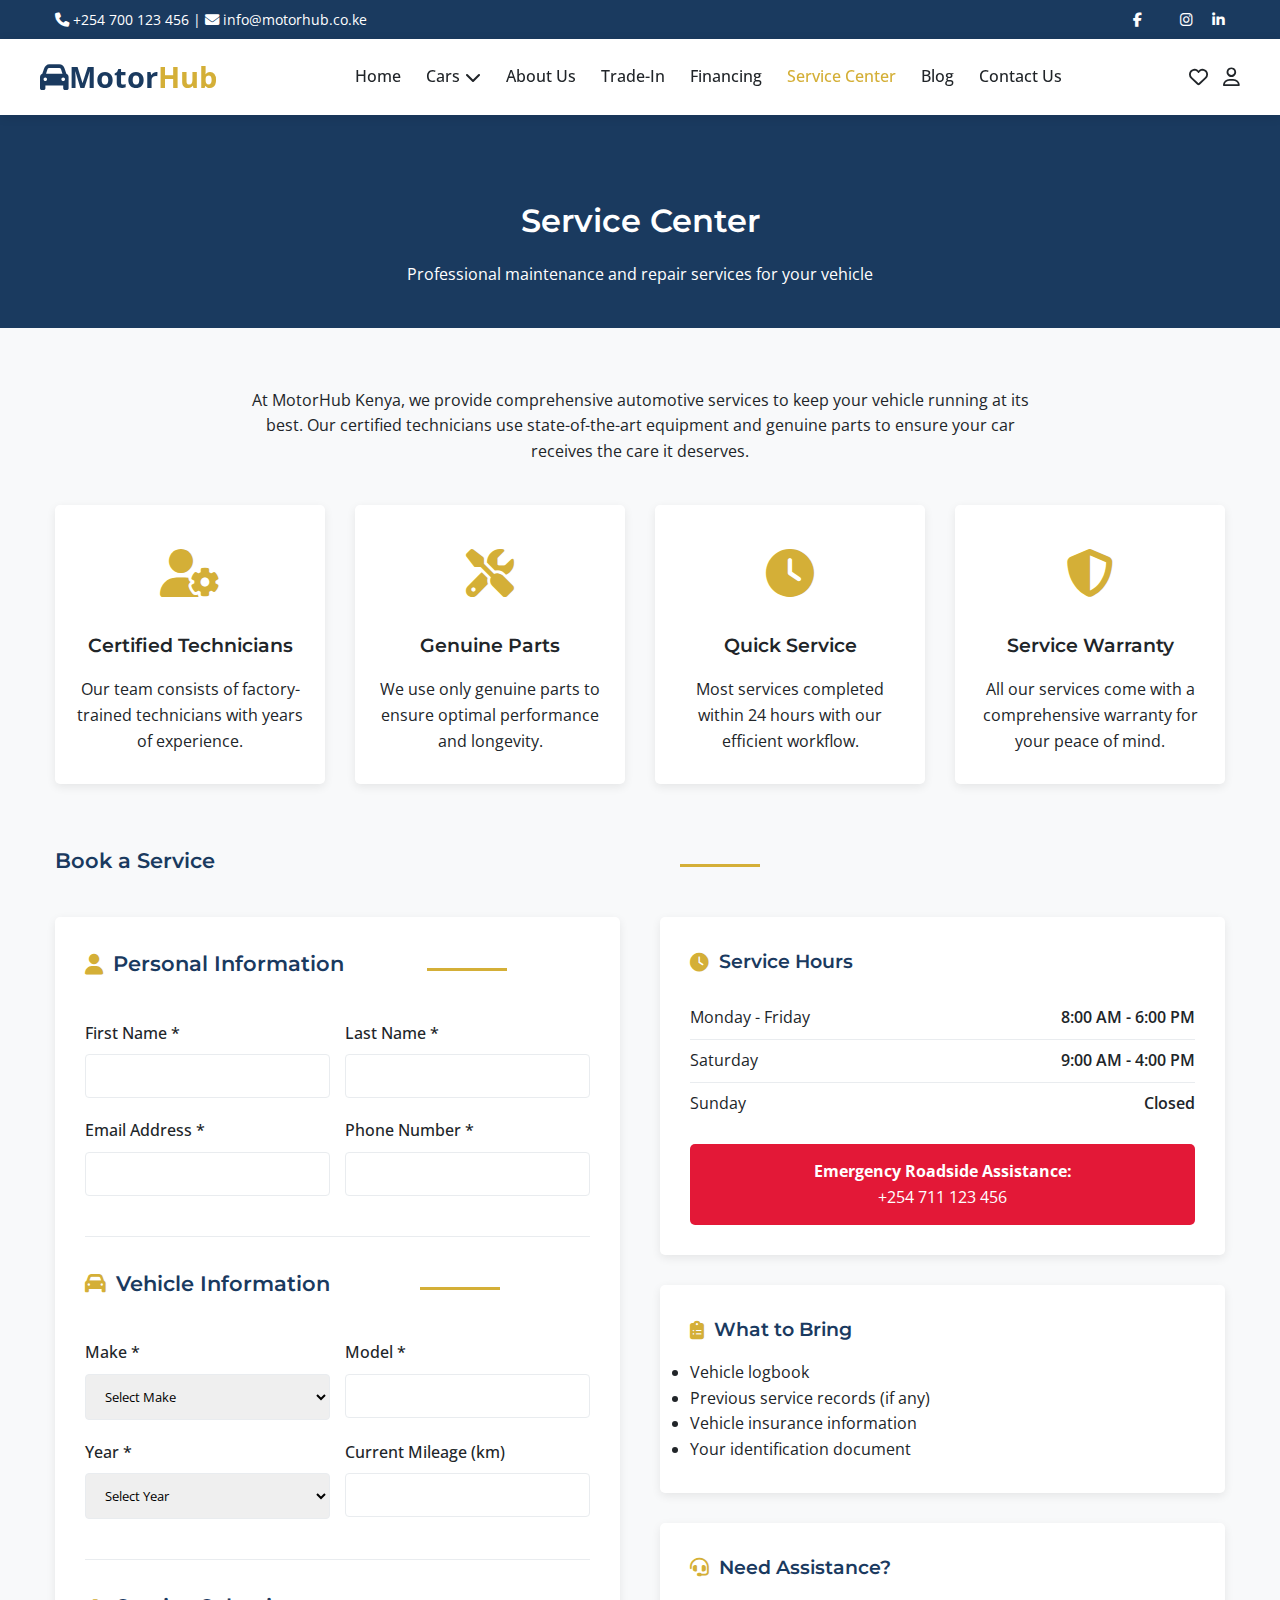
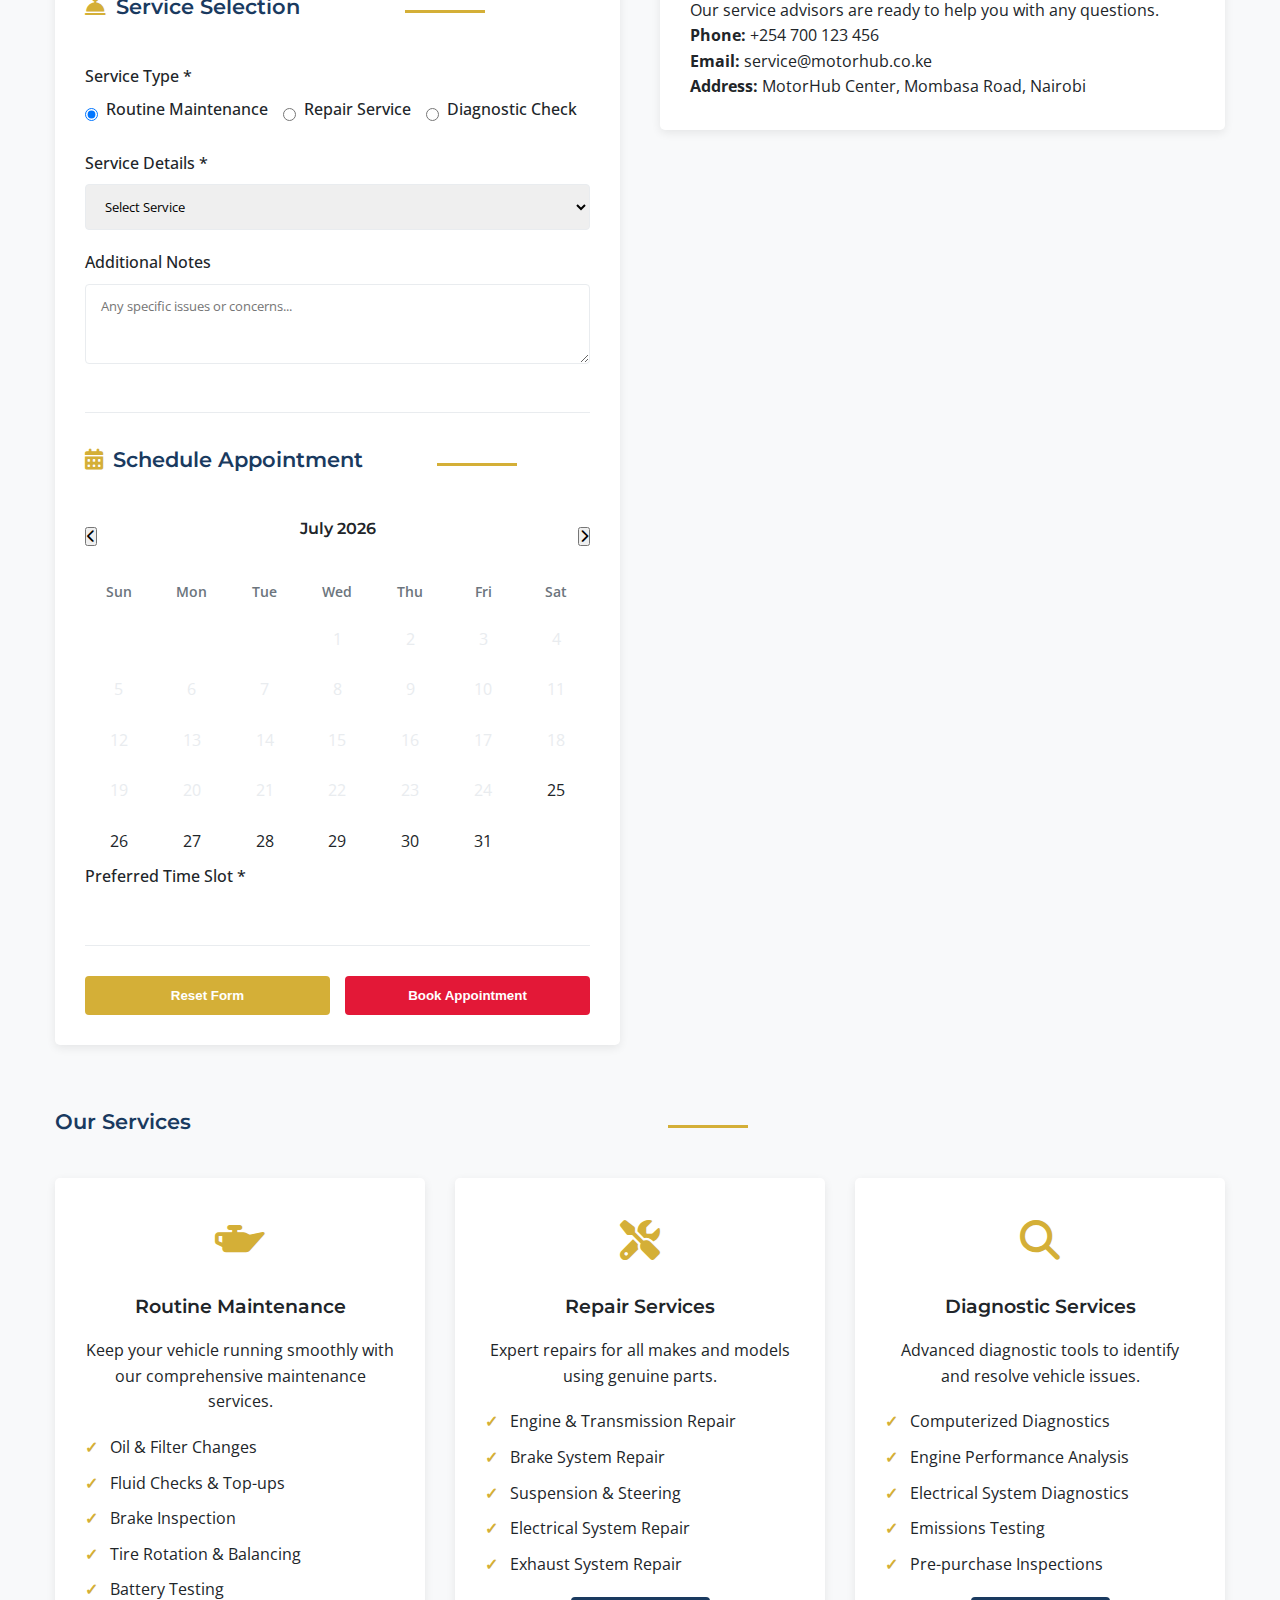
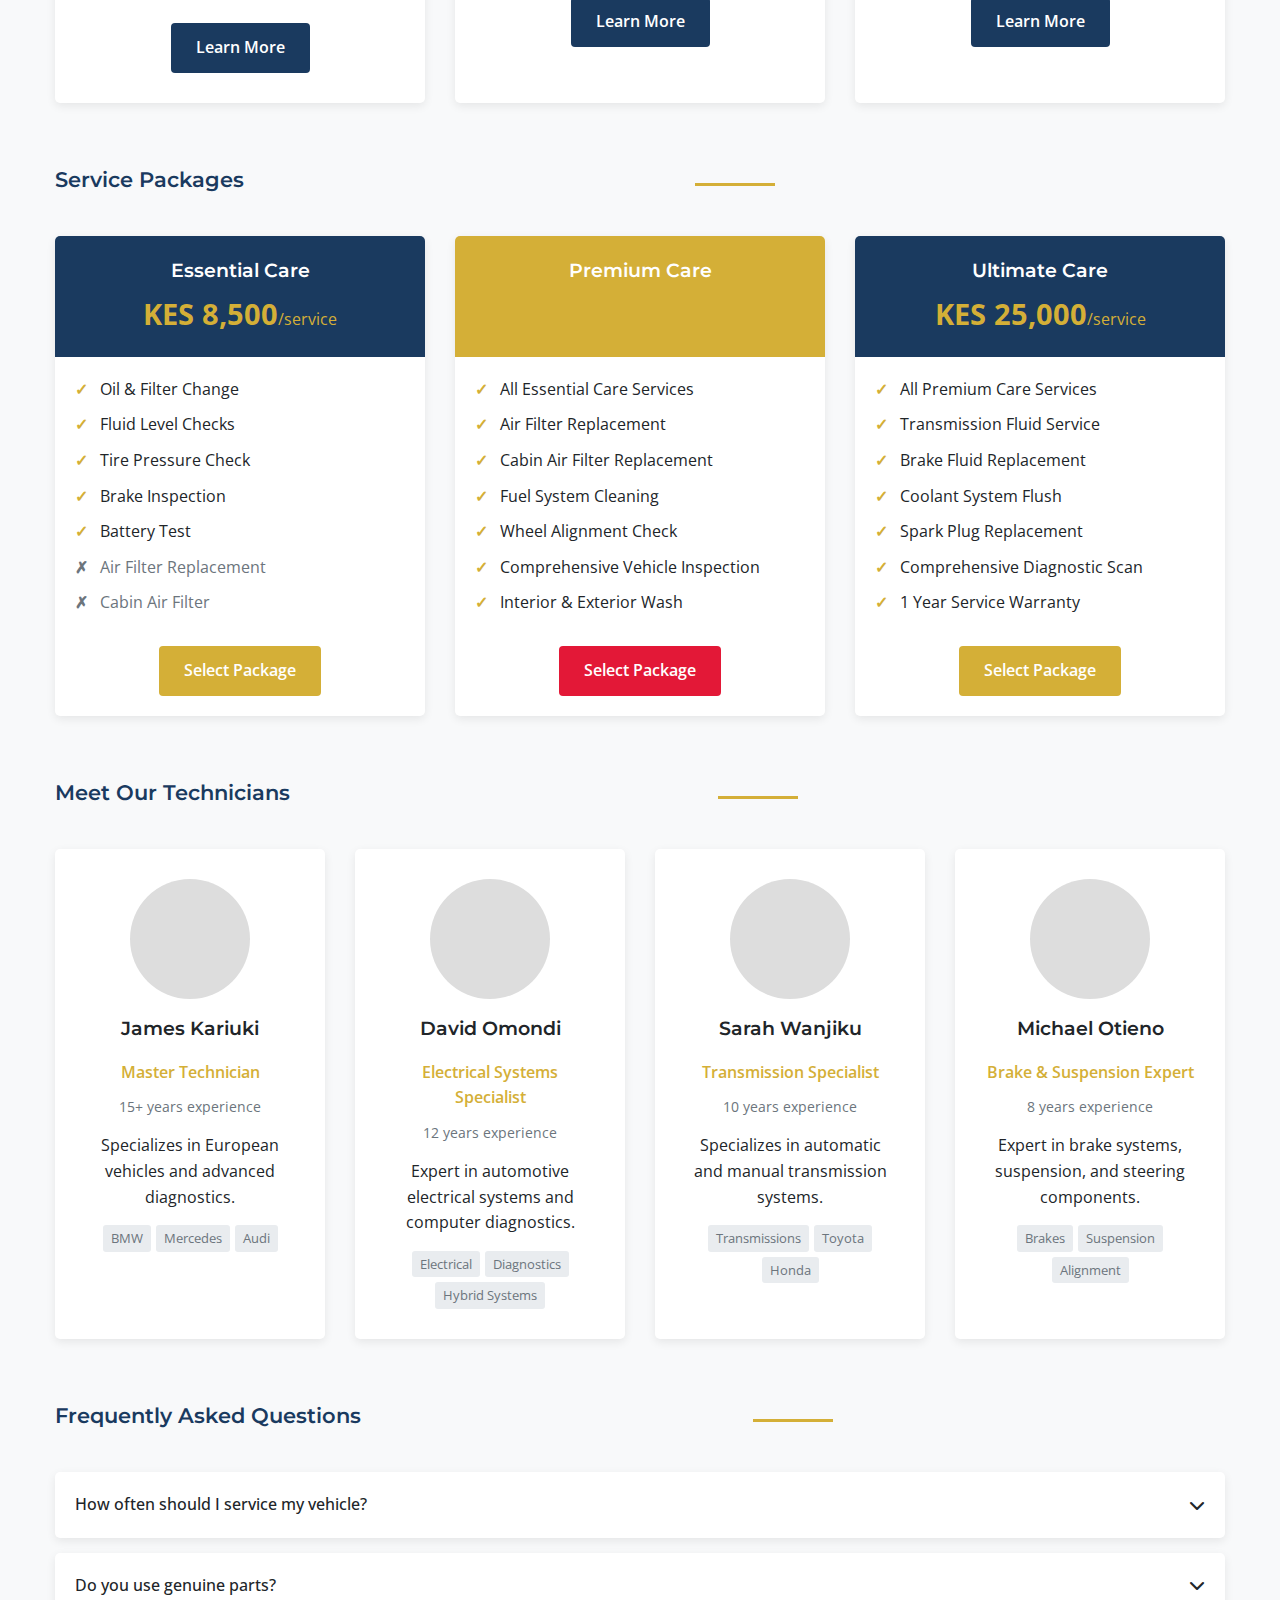
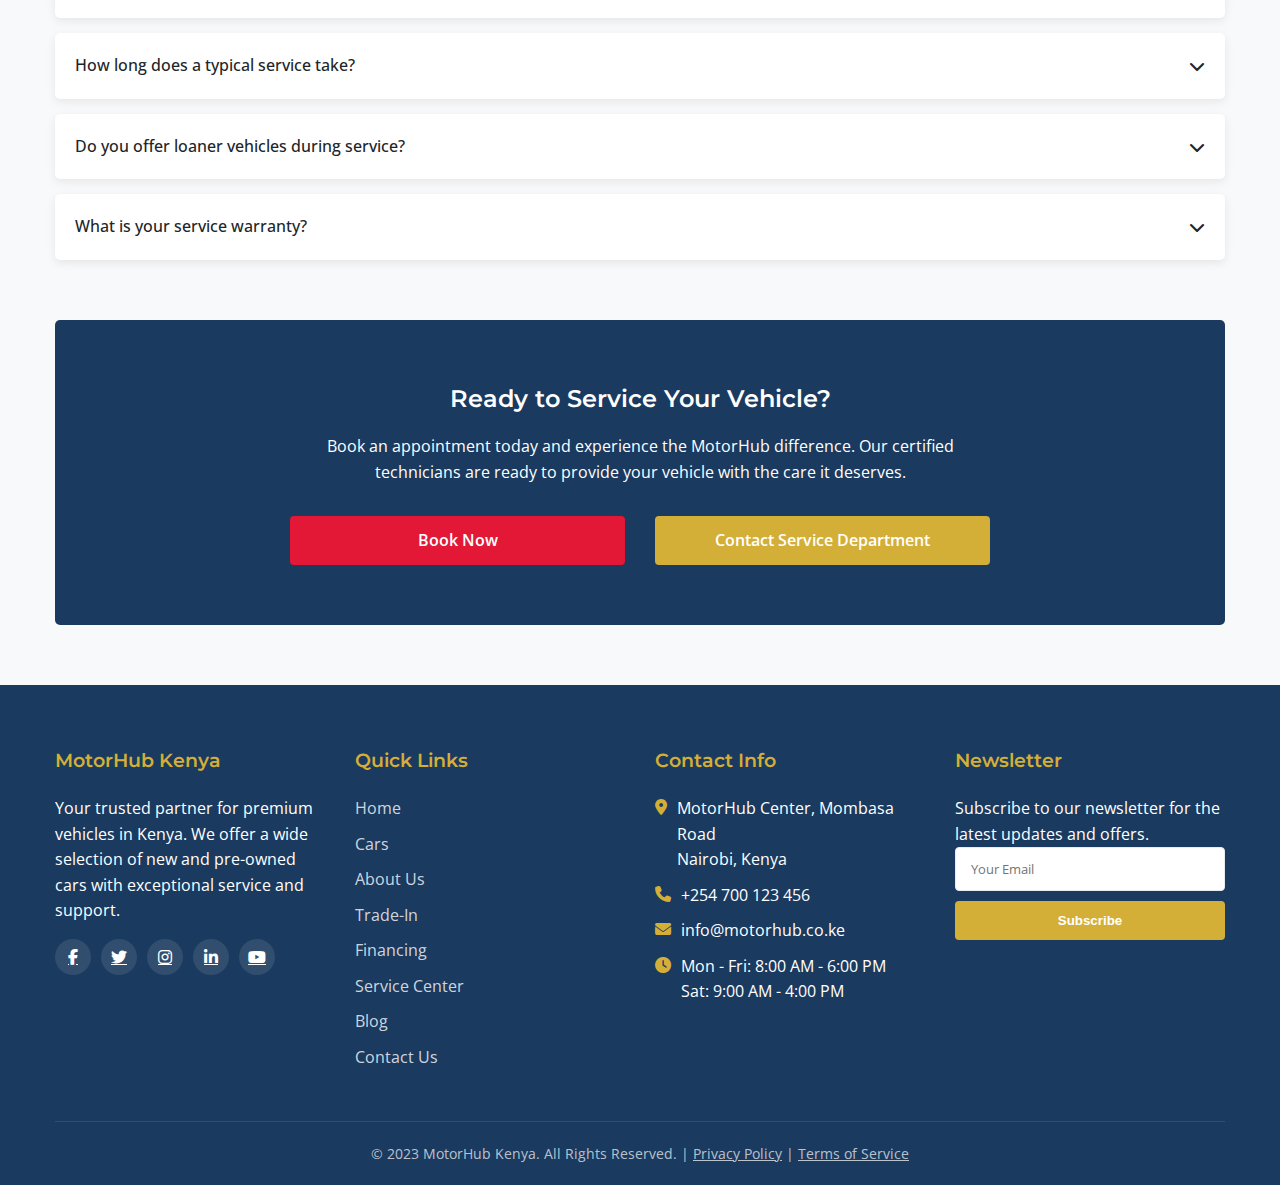
<file: service-center.html>
<!DOCTYPE html>
<html lang="en">
<head>
    <meta charset="UTF-8">
    <meta name="viewport" content="width=device-width, initial-scale=1.0">
    <title>Service Center | MotorHub Kenya</title>
    <link rel="stylesheet" href="https://cdnjs.cloudflare.com/ajax/libs/font-awesome/6.4.0/css/all.min.css">
    <link href="https://fonts.googleapis.com/css2?family=Montserrat:wght@300;400;500;600;700&family=Open+Sans:wght@300;400;600&display=swap" rel="stylesheet">
    <style>
        :root {
            --primary: #1a3a5f;
            --secondary: #d4af37;
            --accent: #e31837;
            --light: #f8f9fa;
            --dark: #212529;
            --gray: #6c757d;
            --light-gray: #e9ecef;
        }

        * {
            margin: 0;
            padding: 0;
            box-sizing: border-box;
        }

        body {
            font-family: 'Open Sans', sans-serif;
            line-height: 1.6;
            color: var(--dark);
            background-color: var(--light);
        }

        h1, h2, h3, h4, h5, h6 {
            font-family: 'Montserrat', sans-serif;
            font-weight: 600;
            margin-bottom: 1rem;
        }

        .container {
            width: 100%;
            max-width: 1200px;
            margin: 0 auto;
            padding: 0 15px;
        }

        /* Header & Navigation */
        header {
            background-color: white;
            box-shadow: 0 2px 10px rgba(0, 0, 0, 0.1);
            position: sticky;
            top: 0;
            z-index: 1000;
        }

        .top-bar {
            background-color: var(--primary);
            color: white;
            padding: 8px 0;
            font-size: 0.9rem;
        }

        .top-bar-content {
            display: flex;
            justify-content: space-between;
        }

        .top-bar a {
            color: white;
            text-decoration: none;
            margin-left: 15px;
        }

        .logo {
            font-size: 1.8rem;
            font-weight: 700;
            color: var(--primary);
            display: flex;
            align-items: center;
        }

        .logo span {
            color: var(--secondary);
        }

        .nav-container {
            display: flex;
            justify-content: space-between;
            align-items: center;
            padding: 15px 0;
        }

        nav ul {
            display: flex;
            list-style: none;
        }

        nav ul li {
            position: relative;
            margin-left: 25px;
        }

        nav ul li a {
            text-decoration: none;
            color: var(--dark);
            font-weight: 500;
            transition: color 0.3s;
            display: flex;
            align-items: center;
        }

        nav ul li a:hover, nav ul li a.active {
            color: var(--secondary);
        }

        nav ul li a i {
            margin-left: 5px;
        }

        .dropdown-menu {
            position: absolute;
            top: 100%;
            left: 0;
            background-color: white;
            min-width: 200px;
            box-shadow: 0 5px 15px rgba(0, 0, 0, 0.1);
            border-radius: 4px;
            opacity: 0;
            visibility: hidden;
            transform: translateY(10px);
            transition: all 0.3s;
            z-index: 100;
        }

        nav ul li:hover .dropdown-menu {
            opacity: 1;
            visibility: visible;
            transform: translateY(0);
        }

        .dropdown-menu li {
            margin: 0;
            width: 100%;
        }

        .dropdown-menu li a {
            padding: 12px 15px;
            display: block;
            border-bottom: 1px solid var(--light-gray);
        }

        .user-actions {
            display: flex;
            align-items: center;
        }

        .user-actions a {
            margin-left: 15px;
            color: var(--dark);
            font-size: 1.2rem;
        }

        .mobile-menu-btn {
            display: none;
            font-size: 1.5rem;
            background: none;
            border: none;
            cursor: pointer;
        }

        /* Page Header */
        .page-header {
            background-color: var(--primary);
            color: white;
            padding: 80px 0 40px;
            text-align: center;
        }

        .page-content {
            padding: 60px 0;
        }

        .btn {
            display: inline-block;
            padding: 12px 25px;
            background-color: var(--secondary);
            color: white;
            border: none;
            border-radius: 4px;
            font-weight: 600;
            text-decoration: none;
            cursor: pointer;
            transition: all 0.3s;
        }

        .btn:hover {
            background-color: #c19b2a;
            transform: translateY(-2px);
        }

        .btn-primary {
            background-color: var(--primary);
        }

        .btn-primary:hover {
            background-color: #0f2a47;
        }

        .btn-accent {
            background-color: var(--accent);
        }

        .btn-accent:hover {
            background-color: #c1121f;
        }

        /* Service Intro */
        .service-intro {
            text-align: center;
            margin-bottom: 40px;
            max-width: 800px;
            margin-left: auto;
            margin-right: auto;
        }

        .benefits-grid {
            display: grid;
            grid-template-columns: repeat(auto-fit, minmax(250px, 1fr));
            gap: 30px;
            margin: 40px 0;
        }

        .benefit-card {
            background-color: white;
            padding: 30px 20px;
            text-align: center;
            border-radius: 5px;
            box-shadow: 0 3px 10px rgba(0, 0, 0, 0.08);
        }

        .benefit-icon {
            font-size: 3rem;
            color: var(--secondary);
            margin-bottom: 20px;
        }

        /* Service Booking */
        .service-booking {
            margin: 60px 0;
        }

        .booking-container {
            display: grid;
            grid-template-columns: 1fr 1fr;
            gap: 40px;
        }

        .booking-form {
            background-color: white;
            padding: 30px;
            border-radius: 5px;
            box-shadow: 0 3px 10px rgba(0, 0, 0, 0.08);
        }

        .booking-info {
            display: flex;
            flex-direction: column;
            gap: 30px;
        }

        .info-card {
            background-color: white;
            padding: 30px;
            border-radius: 5px;
            box-shadow: 0 3px 10px rgba(0, 0, 0, 0.08);
        }

        .info-card h3 {
            color: var(--primary);
            margin-bottom: 15px;
            display: flex;
            align-items: center;
        }

        .info-card h3 i {
            margin-right: 10px;
            color: var(--secondary);
        }

        /* Form Elements */
        .form-section {
            margin-bottom: 30px;
            padding-bottom: 20px;
            border-bottom: 1px solid var(--light-gray);
        }

        .form-section:last-child {
            border-bottom: none;
        }

        .section-title {
            font-size: 1.3rem;
            margin-bottom: 20px;
            color: var(--primary);
            display: flex;
            align-items: center;
        }

        .section-title i {
            margin-right: 10px;
            color: var(--secondary);
        }

        .form-group {
            margin-bottom: 20px;
        }

        .form-group label {
            display: block;
            margin-bottom: 8px;
            font-weight: 500;
        }

        .form-control {
            width: 100%;
            padding: 12px 15px;
            border: 1px solid var(--light-gray);
            border-radius: 4px;
            font-family: 'Open Sans', sans-serif;
            transition: border-color 0.3s;
        }

        .form-control:focus {
            border-color: var(--secondary);
            outline: none;
        }

        .form-row {
            display: grid;
            grid-template-columns: 1fr 1fr;
            gap: 15px;
        }

        .radio-group, .checkbox-group {
            display: flex;
            flex-wrap: wrap;
            gap: 15px;
        }

        .radio-option, .checkbox-option {
            display: flex;
            align-items: center;
        }

        .radio-option input, .checkbox-option input {
            margin-right: 8px;
        }

        .calendar-container {
            margin-top: 20px;
        }

        .calendar-header {
            display: flex;
            justify-content: space-between;
            align-items: center;
            margin-bottom: 15px;
        }

        .calendar-grid {
            display: grid;
            grid-template-columns: repeat(7, 1fr);
            gap: 5px;
        }

        .calendar-day {
            text-align: center;
            padding: 8px 5px;
            font-weight: 600;
            color: var(--gray);
            font-size: 0.9rem;
        }

        .calendar-date {
            text-align: center;
            padding: 10px 5px;
            border-radius: 4px;
            cursor: pointer;
            transition: all 0.3s;
        }

        .calendar-date:hover {
            background-color: var(--light-gray);
        }

        .calendar-date.selected {
            background-color: var(--primary);
            color: white;
        }

        .calendar-date.unavailable {
            color: var(--light-gray);
            cursor: not-allowed;
        }

        .time-slots {
            display: grid;
            grid-template-columns: repeat(3, 1fr);
            gap: 10px;
            margin-top: 15px;
        }

        .time-slot {
            padding: 10px;
            text-align: center;
            border: 1px solid var(--light-gray);
            border-radius: 4px;
            cursor: pointer;
            transition: all 0.3s;
        }

        .time-slot:hover {
            background-color: var(--light-gray);
        }

        .time-slot.selected {
            background-color: var(--primary);
            color: white;
            border-color: var(--primary);
        }

        .time-slot.unavailable {
            color: var(--light-gray);
            cursor: not-allowed;
        }

        /* Services Offered */
        .services-section {
            margin: 60px 0;
        }

        .services-grid {
            display: grid;
            grid-template-columns: repeat(auto-fit, minmax(300px, 1fr));
            gap: 30px;
            margin-top: 40px;
        }

        .service-card {
            background-color: white;
            padding: 30px;
            border-radius: 5px;
            box-shadow: 0 3px 10px rgba(0, 0, 0, 0.08);
            text-align: center;
            transition: transform 0.3s;
        }

        .service-card:hover {
            transform: translateY(-5px);
        }

        .service-icon {
            font-size: 2.5rem;
            color: var(--secondary);
            margin-bottom: 20px;
        }

        .service-features {
            list-style: none;
            margin: 20px 0;
            text-align: left;
        }

        .service-features li {
            margin-bottom: 10px;
            padding-left: 25px;
            position: relative;
        }

        .service-features li:before {
            content: '✓';
            position: absolute;
            left: 0;
            color: var(--secondary);
            font-weight: bold;
        }

        /* Service Packages */
        .packages-section {
            margin: 60px 0;
        }

        .packages-grid {
            display: grid;
            grid-template-columns: repeat(auto-fit, minmax(280px, 1fr));
            gap: 30px;
            margin-top: 40px;
        }

        .package-card {
            background-color: white;
            border-radius: 5px;
            box-shadow: 0 3px 10px rgba(0, 0, 0, 0.08);
            overflow: hidden;
            transition: transform 0.3s;
        }

        .package-card:hover {
            transform: translateY(-5px);
        }

        .package-header {
            background-color: var(--primary);
            color: white;
            padding: 20px;
            text-align: center;
        }

        .package-header h3 {
            margin-bottom: 5px;
        }

        .package-price {
            font-size: 1.8rem;
            font-weight: 700;
            color: var(--secondary);
        }

        .package-price span {
            font-size: 1rem;
            font-weight: normal;
        }

        .package-features {
            padding: 20px;
        }

        .package-features ul {
            list-style: none;
        }

        .package-features li {
            margin-bottom: 10px;
            padding-left: 25px;
            position: relative;
        }

        .package-features li:before {
            content: '✓';
            position: absolute;
            left: 0;
            color: var(--secondary);
            font-weight: bold;
        }

        .package-features li.unavailable {
            color: var(--gray);
        }

        .package-features li.unavailable:before {
            content: '✗';
            color: var(--gray);
        }

        .package-actions {
            padding: 0 20px 20px;
            text-align: center;
        }

        /* Technicians Section */
        .technicians-section {
            margin: 60px 0;
        }

        .technicians-grid {
            display: grid;
            grid-template-columns: repeat(auto-fit, minmax(250px, 1fr));
            gap: 30px;
            margin-top: 40px;
        }

        .technician-card {
            background-color: white;
            padding: 30px;
            border-radius: 5px;
            box-shadow: 0 3px 10px rgba(0, 0, 0, 0.08);
            text-align: center;
        }

        .technician-photo {
            width: 120px;
            height: 120px;
            border-radius: 50%;
            margin: 0 auto 15px;
            background-color: #ddd;
            background-size: cover;
            background-position: center;
        }

        .technician-specialty {
            color: var(--secondary);
            font-weight: 600;
            margin-bottom: 10px;
        }

        .technician-experience {
            color: var(--gray);
            font-size: 0.9rem;
            margin-bottom: 15px;
        }

        .technician-skills {
            display: flex;
            flex-wrap: wrap;
            gap: 5px;
            justify-content: center;
            margin-top: 15px;
        }

        .skill-tag {
            background-color: var(--light-gray);
            padding: 3px 8px;
            border-radius: 3px;
            font-size: 0.8rem;
            color: var(--gray);
        }

        /* FAQ Section */
        .faq-section {
            margin-top: 60px;
        }

        .faq-item {
            background-color: white;
            margin-bottom: 15px;
            border-radius: 5px;
            box-shadow: 0 3px 10px rgba(0, 0, 0, 0.08);
            overflow: hidden;
        }

        .faq-question {
            padding: 20px;
            cursor: pointer;
            display: flex;
            justify-content: space-between;
            align-items: center;
            font-weight: 500;
        }

        .faq-question i {
            transition: transform 0.3s;
        }

        .faq-answer {
            padding: 0 20px;
            max-height: 0;
            overflow: hidden;
            transition: all 0.3s;
        }

        .faq-item.active .faq-answer {
            padding: 0 20px 20px;
            max-height: 500px;
        }

        .faq-item.active .faq-question i {
            transform: rotate(180deg);
        }

        /* CTA Section */
        .cta-section {
            background-color: var(--primary);
            color: white;
            padding: 60px 0;
            text-align: center;
            margin-top: 60px;
            border-radius: 5px;
        }

        .cta-content {
            max-width: 700px;
            margin: 0 auto;
        }

        /* Footer */
        footer {
            background-color: var(--primary);
            color: white;
            padding: 60px 0 0;
        }

        .footer-content {
            display: grid;
            grid-template-columns: repeat(auto-fit, minmax(250px, 1fr));
            gap: 30px;
            margin-bottom: 40px;
        }

        .footer-column h3 {
            color: var(--secondary);
            margin-bottom: 20px;
            font-size: 1.2rem;
        }

        .footer-column ul {
            list-style: none;
        }

        .footer-column ul li {
            margin-bottom: 10px;
        }

        .footer-column ul li a {
            color: rgba(255, 255, 255, 0.8);
            text-decoration: none;
            transition: color 0.3s;
        }

        .footer-column ul li a:hover {
            color: var(--secondary);
        }

        .social-links {
            display: flex;
            margin-top: 15px;
        }

        .social-links a {
            display: flex;
            align-items: center;
            justify-content: center;
            width: 36px;
            height: 36px;
            background-color: rgba(255, 255, 255, 0.1);
            border-radius: 50%;
            margin-right: 10px;
            color: white;
            transition: background-color 0.3s;
        }

        .social-links a:hover {
            background-color: var(--secondary);
        }

        .contact-info li {
            display: flex;
            align-items: flex-start;
            margin-bottom: 15px;
        }

        .contact-info li i {
            margin-right: 10px;
            color: var(--secondary);
            margin-top: 3px;
        }

        .footer-bottom {
            border-top: 1px solid rgba(255, 255, 255, 0.1);
            padding: 20px 0;
            text-align: center;
            font-size: 0.9rem;
            color: rgba(255, 255, 255, 0.7);
        }

        /* Responsive Design */
        @media (max-width: 992px) {
            .booking-container {
                grid-template-columns: 1fr;
            }

            .form-row {
                grid-template-columns: 1fr;
            }
        }

        @media (max-width: 768px) {
            .mobile-menu-btn {
                display: block;
            }

            nav ul {
                display: none;
                position: absolute;
                top: 100%;
                left: 0;
                width: 100%;
                background-color: white;
                flex-direction: column;
                box-shadow: 0 5px 15px rgba(0, 0, 0, 0.1);
                padding: 20px 0;
            }

            nav ul.show {
                display: flex;
            }

            nav ul li {
                margin: 0;
                width: 100%;
            }

            nav ul li a {
                padding: 12px 20px;
                display: block;
                border-bottom: 1px solid var(--light-gray);
            }

            .dropdown-menu {
                position: static;
                opacity: 1;
                visibility: visible;
                transform: none;
                box-shadow: none;
                width: 100%;
                display: none;
            }

            nav ul li:hover .dropdown-menu {
                display: block;
            }

            .user-actions {
                margin-left: auto;
                margin-right: 15px;
            }

            .time-slots {
                grid-template-columns: repeat(2, 1fr);
            }
        }

        @media (max-width: 576px) {
            .footer-content {
                grid-template-columns: 1fr;
            }

            .benefits-grid, .services-grid, .packages-grid, .technicians-grid {
                grid-template-columns: 1fr;
            }

            .time-slots {
                grid-template-columns: 1fr;
            }
        }

        /* Additional Styles for Service Page */
        .page-intro {
            text-align: center;
            margin-bottom: 40px;
            max-width: 800px;
            margin-left: auto;
            margin-right: auto;
        }

        .section-title {
            text-align: center;
            margin-bottom: 40px;
            position: relative;
        }

        .section-title:after {
            content: '';
            display: block;
            width: 80px;
            height: 3px;
            background-color: var(--secondary);
            margin: 10px auto 0;
        }

        .form-actions {
            display: flex;
            gap: 15px;
            margin-top: 30px;
        }

        .form-actions .btn {
            flex: 1;
        }

        .service-hours {
            margin-top: 20px;
        }

        .hours-table {
            width: 100%;
            border-collapse: collapse;
        }

        .hours-table tr {
            border-bottom: 1px solid var(--light-gray);
        }

        .hours-table tr:last-child {
            border-bottom: none;
        }

        .hours-table td {
            padding: 8px 0;
        }

        .hours-table td:last-child {
            text-align: right;
            font-weight: 600;
        }

        .current-day {
            color: var(--secondary);
        }

        .emergency-contact {
            background-color: var(--accent);
            color: white;
            padding: 15px;
            border-radius: 5px;
            text-align: center;
            margin-top: 20px;
        }
    </style>
</head>
<body>
    <!-- Top Bar -->
    <div class="top-bar">
        <div class="container top-bar-content">
            <div>
                <i class="fas fa-phone"></i> +254 700 123 456 | 
                <i class="fas fa-envelope"></i> info@motorhub.co.ke
            </div>
            <div>
                <a href="#"><i class="fab fa-facebook-f"></i></a>
                <a href="#"><i class="fab fa-twi
tter"></i></a>
                <a href="#"><i class="fab fa-instagram"></i></a>
                <a href="#"><i class="fab fa-linkedin-in"></i></a>
            </div>
        </div>
    </div>

    <!-- Header & Navigation -->
    <header>
        <div class="container nav-container">
            <div class="logo">
                <i class="fas fa-car"></i> Motor<span>Hub</span>
            </div>
            
            <button class="mobile-menu-btn">
                <i class="fas fa-bars"></i>
            </button>
            
            <nav>
                <ul>
                    <li><a href="index.html">Home</a></li>
                    <li>
                        <a href="cars.html">Cars <i class="fas fa-chevron-down"></i></a>
                        <ul class="dropdown-menu">
                            <li><a href="cars/all-stock.html">All Stock</a></li>
                            <li><a href="cars/in-stock.html">In Stock</a></li>
                            <li><a href="cars/shipping.html">Shipping (Imports)</a></li>
                            <li><a href="cars/new-arrivals.html">New Arrivals</a></li>
                        </ul>
                    </li>
                    <li><a href="about.html">About Us</a></li>
                    <li><a href="trade-in.html">Trade-In</a></li>
                    <li><a href="financing.html">Financing</a></li>
                    <li><a href="service-center.html" class="active">Service Center</a></li>
                    <li><a href="blog.html">Blog</a></li>
                    <li><a href="contact.html">Contact Us</a></li>
                </ul>
            </nav>
            
            <div class="user-actions">
                <a href="wishlist.html"><i class="far fa-heart"></i></a>
                <a href="login.html"><i class="far fa-user"></i></a>
            </div>
        </div>
    </header>

    <!-- Page Header -->
    <section class="page-header">
        <div class="container">
            <h1>Service Center</h1>
            <p>Professional maintenance and repair services for your vehicle</p>
        </div>
    </section>

    <!-- Service Content -->
    <section class="page-content">
        <div class="container">
            <div class="service-intro">
                <p>At MotorHub Kenya, we provide comprehensive automotive services to keep your vehicle running at its best. Our certified technicians use state-of-the-art equipment and genuine parts to ensure your car receives the care it deserves.</p>
            </div>

            <!-- Benefits Section -->
            <div class="benefits-grid">
                <div class="benefit-card">
                    <div class="benefit-icon">
                        <i class="fas fa-user-cog"></i>
                    </div>
                    <h3>Certified Technicians</h3>
                    <p>Our team consists of factory-trained technicians with years of experience.</p>
                </div>
                <div class="benefit-card">
                    <div class="benefit-icon">
                        <i class="fas fa-tools"></i>
                    </div>
                    <h3>Genuine Parts</h3>
                    <p>We use only genuine parts to ensure optimal performance and longevity.</p>
                </div>
                <div class="benefit-card">
                    <div class="benefit-icon">
                        <i class="fas fa-clock"></i>
                    </div>
                    <h3>Quick Service</h3>
                    <p>Most services completed within 24 hours with our efficient workflow.</p>
                </div>
                <div class="benefit-card">
                    <div class="benefit-icon">
                        <i class="fas fa-shield-alt"></i>
                    </div>
                    <h3>Service Warranty</h3>
                    <p>All our services come with a comprehensive warranty for your peace of mind.</p>
                </div>
            </div>

            <!-- Service Booking -->
            <div class="service-booking">
                <h2 class="section-title">Book a Service</h2>
                <div class="booking-container">
                    <div class="booking-form">
                        <form id="serviceBooking">
                            <!-- Personal Information -->
                            <div class="form-section">
                                <h3 class="section-title"><i class="fas fa-user"></i> Personal Information</h3>
                                <div class="form-row">
                                    <div class="form-group">
                                        <label for="firstName">First Name *</label>
                                        <input type="text" id="firstName" class="form-control" required>
                                    </div>
                                    <div class="form-group">
                                        <label for="lastName">Last Name *</label>
                                        <input type="text" id="lastName" class="form-control" required>
                                    </div>
                                </div>
                                <div class="form-row">
                                    <div class="form-group">
                                        <label for="email">Email Address *</label>
                                        <input type="email" id="email" class="form-control" required>
                                    </div>
                                    <div class="form-group">
                                        <label for="phone">Phone Number *</label>
                                        <input type="tel" id="phone" class="form-control" required>
                                    </div>
                                </div>
                            </div>

                            <!-- Vehicle Information -->
                            <div class="form-section">
                                <h3 class="section-title"><i class="fas fa-car"></i> Vehicle Information</h3>
                                <div class="form-row">
                                    <div class="form-group">
                                        <label for="make">Make *</label>
                                        <select id="make" class="form-control" required>
                                            <option value="">Select Make</option>
                                            <option value="toyota">Toyota</option>
                                            <option value="mercedes">Mercedes-Benz</option>
                                            <option value="bmw">BMW</option>
                                            <option value="audi">Audi</option>
                                            <option value="honda">Honda</option>
                                            <option value="nissan">Nissan</option>
                                            <option value="ford">Ford</option>
                                            <option value="volkswagen">Volkswagen</option>
                                            <option value="other">Other</option>
                                        </select>
                                    </div>
                                    <div class="form-group">
                                        <label for="model">Model *</label>
                                        <input type="text" id="model" class="form-control" required>
                                    </div>
                                </div>
                                <div class="form-row">
                                    <div class="form-group">
                                        <label for="year">Year *</label>
                                        <select id="year" class="form-control" required>
                                            <option value="">Select Year</option>
                                            <option value="2023">2023</option>
                                            <option value="2022">2022</option>
                                            <option value="2021">2021</option>
                                            <option value="2020">2020</option>
                                            <option value="2019">2019</option>
                                            <option value="2018">2018</option>
                                            <option value="2017">2017</option>
                                            <option value="2016">2016</option>
                                            <option value="2015">2015</option>
                                        </select>
                                    </div>
                                    <div class="form-group">
                                        <label for="mileage">Current Mileage (km)</label>
                                        <input type="number" id="mileage" class="form-control">
                                    </div>
                                </div>
                            </div>

                            <!-- Service Selection -->
                            <div class="form-section">
                                <h3 class="section-title"><i class="fas fa-concierge-bell"></i> Service Selection</h3>
                                <div class="form-group">
                                    <label>Service Type *</label>
                                    <div class="radio-group">
                                        <div class="radio-option">
                                            <input type="radio" id="service-routine" name="serviceType" value="routine" checked>
                                            <label for="service-routine">Routine Maintenance</label>
                                        </div>
                                        <div class="radio-option">
                                            <input type="radio" id="service-repair" name="serviceType" value="repair">
                                            <label for="service-repair">Repair Service</label>
                                        </div>
                                        <div class="radio-option">
                                            <input type="radio" id="service-diagnostic" name="serviceType" value="diagnostic">
                                            <label for="service-diagnostic">Diagnostic Check</label>
                                        </div>
                                    </div>
                                </div>
                                <div class="form-group">
                                    <label for="service-details">Service Details *</label>
                                    <select id="service-details" class="form-control" required>
                                        <option value="">Select Service</option>
                                        <option value="oil-change">Oil Change & Filter Replacement</option>
                                        <option value="brake-service">Brake Inspection & Service</option>
                                        <option value="tire-rotation">Tire Rotation & Balancing</option>
                                        <option value="battery-check">Battery Check & Replacement</option>
                                        <option value="engine-diagnostic">Engine Diagnostic</option>
                                        <option value="ac-service">A/C Service & Repair</option>
                                        <option value="transmission-service">Transmission Service</option>
                                        <option value="suspension-service">Suspension & Steering</option>
                                        <option value="other">Other (Please specify in notes)</option>
                                    </select>
                                </div>
                                <div class="form-group">
                                    <label for="service-notes">Additional Notes</label>
                                    <textarea id="service-notes" class="form-control" rows="3" placeholder="Any specific issues or concerns..."></textarea>
                                </div>
                            </div>

                            <!-- Appointment Scheduling -->
                            <div class="form-section">
                                <h3 class="section-title"><i class="fas fa-calendar-alt"></i> Schedule Appointment</h3>
                                <div class="calendar-container">
                                    <div class="calendar-header">
                                        <button type="button" id="prev-month"><i class="fas fa-chevron-left"></i></button>
                                        <h4 id="current-month">June 2023</h4>
                                        <button type="button" id="next-month"><i class="fas fa-chevron-right"></i></button>
                                    </div>
                                    <div class="calendar-grid" id="calendar-dates">
                                        <!-- Calendar will be generated by JavaScript -->
                                    </div>
                                </div>
                                <div class="form-group">
                                    <label>Preferred Time Slot *</label>
                                    <div class="time-slots" id="time-slots">
                                        <!-- Time slots will be generated by JavaScript -->
                                    </div>
                                </div>
                            </div>

                            <!-- Form Actions -->
                            <div class="form-actions">
                                <button type="reset" class="btn">Reset Form</button>
                                <button type="submit" class="btn btn-accent">Book Appointment</button>
                            </div>
                        </form>
                    </div>

                    <!-- Booking Information -->
                    <div class="booking-info">
                        <!-- Service Hours -->
                        <div class="info-card">
                            <h3><i class="fas fa-clock"></i> Service Hours</h3>
                            <div class="service-hours">
                                <table class="hours-table">
                                    <tr>
                                        <td>Monday - Friday</td>
                                        <td>8:00 AM - 6:00 PM</td>
                                    </tr>
                                    <tr>
                                        <td>Saturday</td>
                                        <td>9:00 AM - 4:00 PM</td>
                                    </tr>
                                    <tr>
                                        <td>Sunday</td>
                                        <td>Closed</td>
                                    </tr>
                                </table>
                            </div>
                            <div class="emergency-contact">
                                <p><strong>Emergency Roadside Assistance:</strong><br>+254 711 123 456</p>
                            </div>
                        </div>

                        <!-- What to Bring -->
                        <div class="info-card">
                            <h3><i class="fas fa-clipboard-list"></i> What to Bring</h3>
                            <ul>
                                <li>Vehicle logbook</li>
                                <li>Previous service records (if any)</li>
                                <li>Vehicle insurance information</li>
                                <li>Your identification document</li>
                            </ul>
                        </div>

                        <!-- Contact Information -->
                        <div class="info-card">
                            <h3><i class="fas fa-headset"></i> Need Assistance?</h3>
                            <p>Our service advisors are ready to help you with any questions.</p>
                            <p><strong>Phone:</strong> +254 700 123 456</p>
                            <p><strong>Email:</strong> service@motorhub.co.ke</p>
                            <p><strong>Address:</strong> MotorHub Center, Mombasa Road, Nairobi</p>
                        </div>
                    </div>
                </div>
            </div>

            <!-- Services Offered -->
            <div class="services-section">
                <h2 class="section-title">Our Services</h2>
                <div class="services-grid">
                    <div class="service-card">
                        <div class="service-icon">
                            <i class="fas fa-oil-can"></i>
                        </div>
                        <h3>Routine Maintenance</h3>
                        <p>Keep your vehicle running smoothly with our comprehensive maintenance services.</p>
                        <ul class="service-features">
                            <li>Oil & Filter Changes</li>
                            <li>Fluid Checks & Top-ups</li>
                            <li>Brake Inspection</li>
                            <li>Tire Rotation & Balancing</li>
                            <li>Battery Testing</li>
                        </ul>
                        <a href="#" class="btn btn-primary">Learn More</a>
                    </div>

                    <div class="service-card">
                        <div class="service-icon">
                            <i class="fas fa-tools"></i>
                        </div>
                        <h3>Repair Services</h3>
                        <p>Expert repairs for all makes and models using genuine parts.</p>
                        <ul class="service-features">
                            <li>Engine & Transmission Repair</li>
                            <li>Brake System Repair</li>
                            <li>Suspension & Steering</li>
                            <li>Electrical System Repair</li>
                            <li>Exhaust System Repair</li>
                        </ul>
                        <a href="#" class="btn btn-primary">Learn More</a>
                    </div>

                    <div class="service-card">
                        <div class="service-icon">
                            <i class="fas fa-search"></i>
                        </div>
                        <h3>Diagnostic Services</h3>
                        <p>Advanced diagnostic tools to identify and resolve vehicle issues.</p>
                        <ul class="service-features">
                            <li>Computerized Diagnostics</li>
                            <li>Engine Performance Analysis</li>
                            <li>Electrical System Diagnostics</li>
                            <li>Emissions Testing</li>
                            <li>Pre-purchase Inspections</li>
                        </ul>
                        <a href="#" class="btn btn-primary">Learn More</a>
                    </div>
                </div>
            </div>

            <!-- Service Packages -->
            <div class="packages-section">
                <h2 class="section-title">Service Packages</h2>
                <div class="packages-grid">
                    <div class="package-card">
                        <div class="package-header">
                            <h3>Essential Care</h3>
                            <div class="package-price">KES 8,500<span>/service</span></div>
                        </div>
                        <div class="package-features">
                            <ul>
                                <li>Oil & Filter Change</li>
                                <li>Fluid Level Checks</li>
                                <li>Tire Pressure Check</li>
                                <li>Brake Inspection</li>
                                <li>Battery Test</li>
                                <li class="unavailable">Air Filter Replacement</li>
                                <li class="unavailable">Cabin Air Filter</li>
                            </ul>
                        </div>
                        <div class="package-actions">
                            <a href="#" class="btn">Select Package</a>
                        </div>
                    </div>

                    <div class="package-card">
                        <div class="package-header" style="background-color: var(--secondary);">
                            <h3>Premium Care</h3>
                            <div class="package-price">KES 15,000<span>/service</span></div>
                        </div>
                        <div class="package-features">
                            <ul>
                                <li>All Essential Care Services</li>
                                <li>Air Filter Replacement</li>
                                <li>Cabin Air Filter Replacement</li>
                                <li>Fuel System Cleaning</li>
                                <li>Wheel Alignment Check</li>
                                <li>Comprehensive Vehicle Inspection</li>
                                <li>Interior & Exterior Wash</li>
                            </ul>
                        </div>
                        <div class="package-actions">
                            <a href="#" class="btn btn-accent">Select Package</a>
                        </div>
                    </div>

                    <div class="package-card">
                        <div class="package-header">
                            <h3>Ultimate Care</h3>
                            <div class="package-price">KES 25,000<span>/service</span></div>
                        </div>
                        <div class="package-features">
                            <ul>
                                <li>All Premium Care Services</li>
                                <li>Transmission Fluid Service</li>
                                <li>Brake Fluid Replacement</li>
                                <li>Coolant System Flush</li>
                                <li>Spark Plug Replacement</li>
                                <li>Comprehensive Diagnostic Scan</li>
                                <li>1 Year Service Warranty</li>
                            </ul>
                        </div>
                        <div class="package-actions">
                            <a href="#" class="btn">Select Package</a>
                        </div>
                    </div>
                </div>
            </div>

            <!-- Technicians Section -->
            <div class="technicians-section">
                <h2 class="section-title">Meet Our Technicians</h2>
                <div class="technicians-grid">
                    <div class="technician-card">
                        <div class="technician-photo" style="background-image: url('https://images.unsplash.com/photo-1560250097-0b93528c311a?ixlib=rb-4.0.3&ixid=M3wxMjA3fDB8MHxwaG90by1wYWdlfHx8fGVufDB8fHx8fA%3D%3D&auto=format&fit=crop&w=687&q=80');"></div>
                        <h3>James Kariuki</h3>
                        <div class="technician-specialty">Master Technician</div>
                        <div class="technician-experience">15+ years experience</div>
                        <p>Specializes in European vehicles and advanced diagnostics.</p>
                        <div class="technician-skills">
                            <span class="skill-tag">BMW</span>
                            <span class="skill-tag">Mercedes</span>
                            <span class="skill-tag">Audi</span>
                        </div>
                    </div>

                    <div class="technician-card">
                        <div class="technician-photo" style="background-image: url('https://images.unsplash.com/photo-1581094794329-c8112a89af12?ixlib=rb-4.0.3&ixid=M3wxMjA3fDB8MHxwaG90by1wYWdlfHx8fGVufDB8fHx8fA%3D%3D&auto=format&fit=crop&w=687&q=80');"></div>
                        <h3>David Omondi</h3>
                        <div class="technician-specialty">Electrical Systems Specialist</div>
                        <div class="technician-experience">12 years experience</div>
                        <p>Expert in automotive electrical systems and computer diagnostics.</p>
                        <div class="technician-skills">
                            <span class="skill-tag">Electrical</span>
                            <span class="skill-tag">Diagnostics</span>
                            <span class="skill-tag">Hybrid Systems</span>
                        </div>
                    </div>

                    <div class="technician-card">
                        <div class="technician-photo" style="background-image: url('https://images.unsplash.com/photo-1581094794329-c8112a89af12?ixlib=rb-4.0.3&ixid=M3wxMjA3fDB8MHxwaG90by1wYWdlfHx8fGVufDB8fHx8fA%3D%3D&auto=format&fit=crop&w=687&q=80');"></div>
                        <h3>Sarah Wanjiku</h3>
                        <div class="technician-specialty">Transmission Specialist</div>
                        <div class="technician-experience">10 years experience</div>
                        <p>Specializes in automatic and manual transmission systems.</p>
                        <div class="technician-skills">
                            <span class="skill-tag">Transmissions</span>
                            <span class="skill-tag">Toyota</span>
                            <span class="skill-tag">Honda</span>
                        </div>
                    </div>

                    <div class="technician-card">
                        <div class="technician-photo" style="background-image: url('https://images.unsplash.com/photo-1560250097-0b93528c311a?ixlib=rb-4.0.3&ixid=M3wxMjA3fDB8MHxwaG90by1wYWdlfHx8fGVufDB8fHx8fA%3D%3D&auto=format&fit=crop&w=687&q=80');"></div>
                        <h3>Michael Otieno</h3>
                        <div class="technician-specialty">Brake & Suspension Expert</div>
                        <div class="technician-experience">8 years experience</div>
                        <p>Expert in brake systems, suspension, and steering components.</p>
                        <div class="technician-skills">
                            <span class="skill-tag">Brakes</span>
                            <span class="skill-tag">Suspension</span>
                            <span class="skill-tag">Alignment</span>
                        </div>
                    </div>
                </div>
            </div>

            <!-- FAQ Section -->
            <div class="faq-section">
                <h2 class="section-title">Frequently Asked Questions</h2>
                <div class="faq-item">
                    <div class="faq-question">
                        <span>How often should I service my vehicle?</span>
                        <i class="fas fa-chevron-down"></i>
                    </div>
                    <div class="faq-answer">
                        <p>We recommend servicing your vehicle every 10,000 km or 6 months, whichever comes first. However, this can vary based on your vehicle's make, model, and driving conditions. Consult your owner's manual or speak with our service advisors for specific recommendations.</p>
                    </div>
                </div>
                <div class="faq-item">
                    <div class="faq-question">
                        <span>Do you use genuine parts?</span>
                        <i class="fas fa-chevron-down"></i>
                    </div>
                    <div class="faq-answer">
                        <p>Yes, we use genuine OEM (Original Equipment Manufacturer) parts for all repairs and services. This ensures optimal performance, reliability, and maintains your vehicle's warranty. We can also discuss high-quality aftermarket options if preferred.</p>
                    </div>
                </div>
                <div class="faq-item">
                    <div class="faq-question">
                        <span>How long does a typical service take?</span>
                        <i class="fas fa-chevron-down"></i>
                    </div>
                    <div class="faq-answer">
                        <p>Most routine services like oil changes and basic maintenance take 1-2 hours. More comprehensive services or repairs may take 4-6 hours. Complex issues might require keeping the vehicle overnight. We provide accurate time estimates when you book your appointment.</p>
                    </div>
                </div>
                <div class="faq-item">
                    <div class="faq-question">
                        <span>Do you offer loaner vehicles during service?</span>
                        <i class="fas fa-chevron-down"></i>
                    </div>
                    <div class="faq-answer">
                        <p>Yes, we offer complimentary loaner vehicles for services that require keeping your vehicle overnight. Availability is subject to demand, so we recommend requesting a loaner vehicle when booking your appointment.</p>
                    </div>
                </div>
                <div class="faq-item">
                    <div class="faq-question">
                        <span>What is your service warranty?</span>
                        <i class="fas fa-chevron-down"></i>
                    </div>
                    <div class="faq-answer">
                        <p>We offer a 12-month/20,000 km warranty on all parts and labor for repairs. Routine maintenance services are covered by a 6-month warranty. All warranty details are provided in writing when you collect your vehicle.</p>
                    </div>
                </div>
            </div>

            <!-- CTA Section -->
            <div class="cta-section">
                <div class="cta-content">
                    <h2>Ready to Service Your Vehicle?</h2>
                    <p>Book an appointment today and experience the MotorHub difference. Our certified technicians are ready to provide your vehicle with the care it deserves.</p>
                    <div class="form-actions" style="justify-content: center; margin-top: 30px;">
                        <a href="#service-booking" class="btn btn-accent" style="margin-right: 15px;">Book Now</a>
                        <a href="contact.html" class="btn">Contact Service Department</a>
                    </div>
                </div>
            </div>
        </div>
    </section>

    <!-- Footer -->
    <footer>
        <div class="container">
            <div class="footer-content">
                <div class="footer-column">
                    <h3>MotorHub Kenya</h3>
                    <p>Your trusted partner for premium vehicles in Kenya. We offer a wide selection of new and pre-owned cars with exceptional service and support.</p>
                    <div class="social-links">
                        <a href="#"><i class="fab fa-facebook-f"></i></a>
                        <a href="#"><i class="fab fa-twitter"></i></a>
                        <a href="#"><i class="fab fa-instagram"></i></a>
                        <a href="#"><i class="fab fa-linkedin-in"></i></a>
                        <a href="#"><i class="fab fa-youtube"></i></a>
                    </div>
                </div>
                <div class="footer-column">
                    <h3>Quick Links</h3>
                    <ul>
                        <li><a href="index.html">Home</a></li>
                        <li><a href="cars.html">Cars</a></li>
                        <li><a href="about.html">About Us</a></li>
                        <li><a href="trade-in.html">Trade-In</a></li>
                        <li><a href="financing.html">Financing</a></li>
                        <li><a href="service-center.html">Service Center</a></li>
                        <li><a href="blog.html">Blog</a></li>
                        <li><a href="contact.html">Contact Us</a></li>
                    </ul>
                </div>
                <div class="footer-column">
                    <h3>Contact Info</h3>
                    <ul class="contact-info">
                        <li>
                            <i class="fas fa-map-marker-alt"></i>
                            <div>MotorHub Center, Mombasa Road<br>Nairobi, Kenya</div>
                        </li>
                        <li>
                            <i class="fas fa-phone"></i>
                            <div>+254 700 123 456</div>
                        </li>
                        <li>
                            <i class="fas fa-envelope"></i>
                            <div>info@motorhub.co.ke</div>
                        </li>
                        <li>
                            <i class="fas fa-clock"></i>
                            <div>Mon - Fri: 8:00 AM - 6:00 PM<br>Sat: 9:00 AM - 4:00 PM</div>
                        </li>
                    </ul>
                </div>
                <div class="footer-column">
                    <h3>Newsletter</h3>
                    <p>Subscribe to our newsletter for the latest updates and offers.</p>
                    <form>
                        <input type="email" class="form-control" placeholder="Your Email" style="margin-bottom: 10px;">
                        <button type="submit" class="btn" style="width: 100%;">Subscribe</button>
                    </form>
                </div>
            </div>
            <div class="footer-bottom">
                <p>&copy; 2023 MotorHub Kenya. All Rights Reserved. | <a href="#" style="color: rgba(255,255,255,0.7);">Privacy Policy</a> | <a href="#" style="color: rgba(255,255,255,0.7);">Terms of Service</a></p>
            </div>
        </div>
    </footer>

    <script>
        // Mobile Menu Toggle
        document.querySelector('.mobile-menu-btn').addEventListener('click', function() {
            document.querySelector('nav ul').classList.toggle('show');
        });

        // Calendar Functionality
        let currentDate = new Date();
        let selectedDate = null;
        let selectedTime = null;

        function renderCalendar() {
            const calendar = document.getElementById('calendar-dates');
            const monthYear = document.getElementById('current-month');
            
            // Set month and year
            const options = { month: 'long', year: 'numeric' };
            monthYear.textContent = currentDate.toLocaleDateString('en-US', options);
            
            // Clear previous calendar
            calendar.innerHTML = '';
            
            // Add day headers
            const days = ['Sun', 'Mon', 'Tue', 'Wed', 'Thu', 'Fri', 'Sat'];
            days.forEach(day => {
                const dayElement = document.createElement('div');
                dayElement.className = 'calendar-day';
                dayElement.textContent = day;
                calendar.appendChild(dayElement);
            });
            
            // Get first day of month and number of days
            const firstDay = new Date(currentDate.getFullYear(), currentDate.getMonth(), 1);
            const lastDay = new Date(currentDate.getFullYear(), currentDate.getMonth() + 1, 0);
            const daysInMonth = lastDay.getDate();
            const startingDay = firstDay.getDay();
            
            // Add empty cells for days before the first day of the month
            for (let i = 0; i < startingDay; i++) {
                const emptyCell = document.createElement('div');
                emptyCell.className = 'calendar-date';
                calendar.appendChild(emptyCell);
            }
            
            // Add days of the month
            const today = new Date();
            for (let i = 1; i <= daysInMonth; i++) {
                const dateElement = document.createElement('div');
                dateElement.className = 'calendar-date';
                dateElement.textContent = i;
                
                // Check if this date is in the past
                const cellDate = new Date(currentDate.getFullYear(), currentDate.getMonth(), i);
                if (cellDate < today) {
                    dateElement.classList.add('unavailable');
                } else {
                    dateElement.addEventListener('click', function() {
                        // Remove selected class from all dates
                        document.querySelectorAll('.calendar-date').forEach(date => {
                            date.classList.remove('selected');
                        });
                        
                        // Add selected class to clicked date
                        this.classList.add('selected');
                        
                        // Store selected date
                        selectedDate = new Date(currentDate.getFullYear(), currentDate.getMonth(), i);
                        
                        // Update time slots
                        updateTimeSlots();
                    });
                }
                
                calendar.appendChild(dateElement);
            }
        }

        // Time Slots Functionality
        function updateTimeSlots() {
            const timeSlotsContainer = document.getElementById('time-slots');
            timeSlotsContainer.innerHTML = '';
            
            if (!selectedDate) return;
            
            // Define available time slots
            const timeSlots = [
                '8:00 AM', '9:00 AM', '10:00 AM', '11:00 AM',
                '12:00 PM', '1:00 PM', '2:00 PM', '3:00 PM', '4:00 PM'
            ];
            
            // Randomly mark some slots as unavailable for demo purposes
            const unavailableSlots = [2, 5]; // Indices of unavailable slots
            
            timeSlots.forEach((slot, index) => {
                const slotElement = document.createElement('div');
                slotElement.className = 'time-slot';
                slotElement.textContent = slot;
                
                if (unavailableSlots.includes(index)) {
                    slotElement.classList.add('unavailable');
                } else {
                    slotElement.addEventListener('click', function() {
                        // Remove selected class from all time slots
                        document.querySelectorAll('.time-slot').forEach(slot => {
                            slot.classList.remove('selected');
                        });
                        
                        // Add selected class to clicked slot
                        this.classList.add('selected');
                        
                        // Store selected time
                        selectedTime = slot;
                    });
                }
                
                timeSlotsContainer.appendChild(slotElement);
            });
        }

        // Calendar Navigation
        document.getElementById('prev-month').addEventListener('click', function() {
            currentDate.setMonth(currentDate.getMonth() - 1);
            renderCalendar();
        });

        document.getElementById('next-month').addEventListener('click', function() {
            currentDate.setMonth(currentDate.getMonth() + 1);
            renderCalendar();
        });

        // FAQ Accordion
        document.querySelectorAll('.faq-question').forEach(question => {
            question.addEventListener('click', function() {
                const item = this.parentElement;
                item.classList.toggle('active');
            });
        });

        // Form Submission
        document.getElementById('serviceBooking').addEventListener('submit', function(e) {
            e.preventDefault();
            
            // Basic form validation
            const requiredFields = this.querySelectorAll('[required]');
            let valid = true;
            
            requiredFields.forEach(field => {
                if (!field.value) {
                    valid = false;
                    field.style.borderColor = 'var(--accent)';
                } else {
                    field.style.borderColor = '';
                }
            });
            
            if (!selectedDate) {
                alert('Please select a date for your appointment.');
                valid = false;
            }
            
            if (!selectedTime) {
                alert('Please select a time slot for your appointment.');
                valid = false;
            }
            
            if (valid) {
                // Format selected date
                const formattedDate = selectedDate.toLocaleDateString('en-US', { 
                    weekday: 'long', 
                    year: 'numeric', 
                    month: 'long', 
                    day: 'numeric' 
                });
                
                // Show success message
                alert(`Thank you for booking a service appointment!\n\nYour appointment is scheduled for:\n${formattedDate} at ${selectedTime}\n\nWe will send a confirmation email shortly.`);
                this.reset();
                
                // Reset calendar and time slots
                selectedDate = null;
                selectedTime = null;
                renderCalendar();
                updateTimeSlots();
            } else {
                alert('Please fill in all required fields and select an appointment date and time.');
            }
        });

        // Initialize calendar on page load
        document.addEventListener('DOMContentLoaded', function() {
            renderCalendar();
        });
    </script>
</body>
</html>
</file>
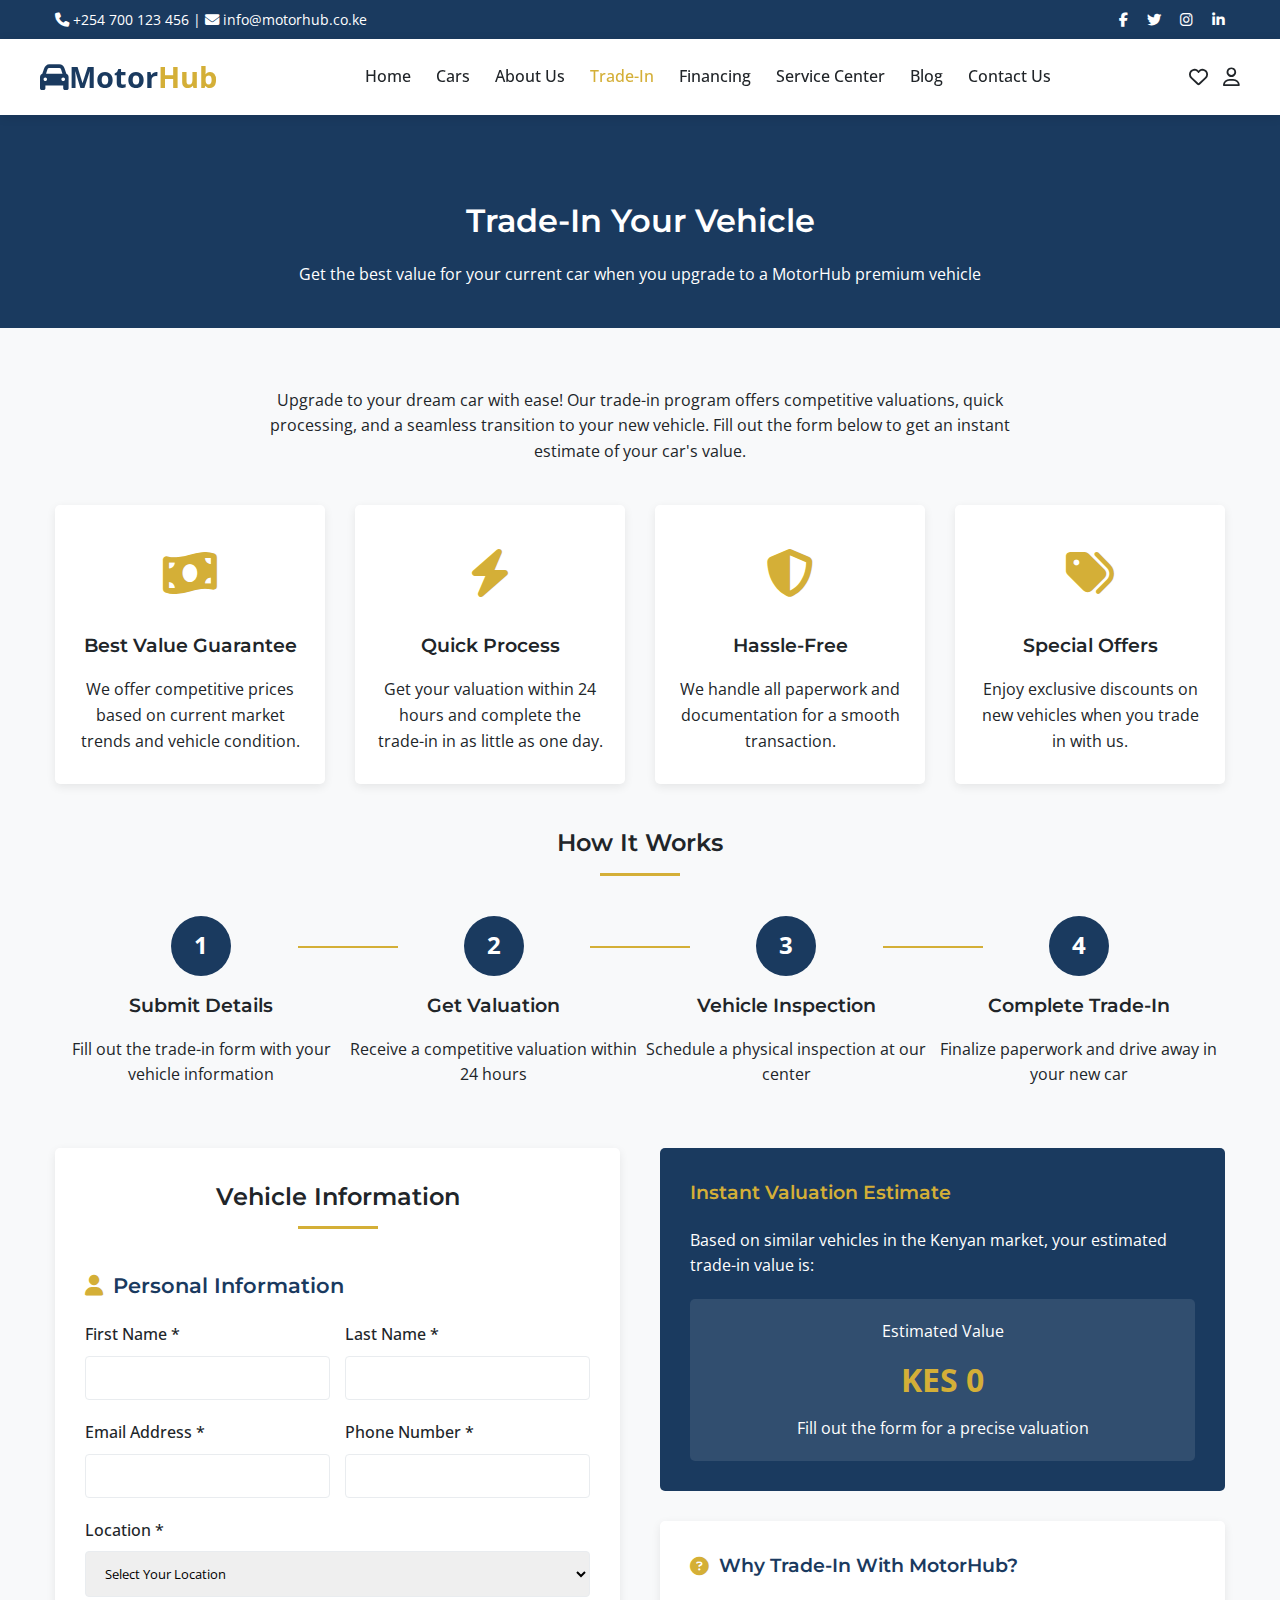
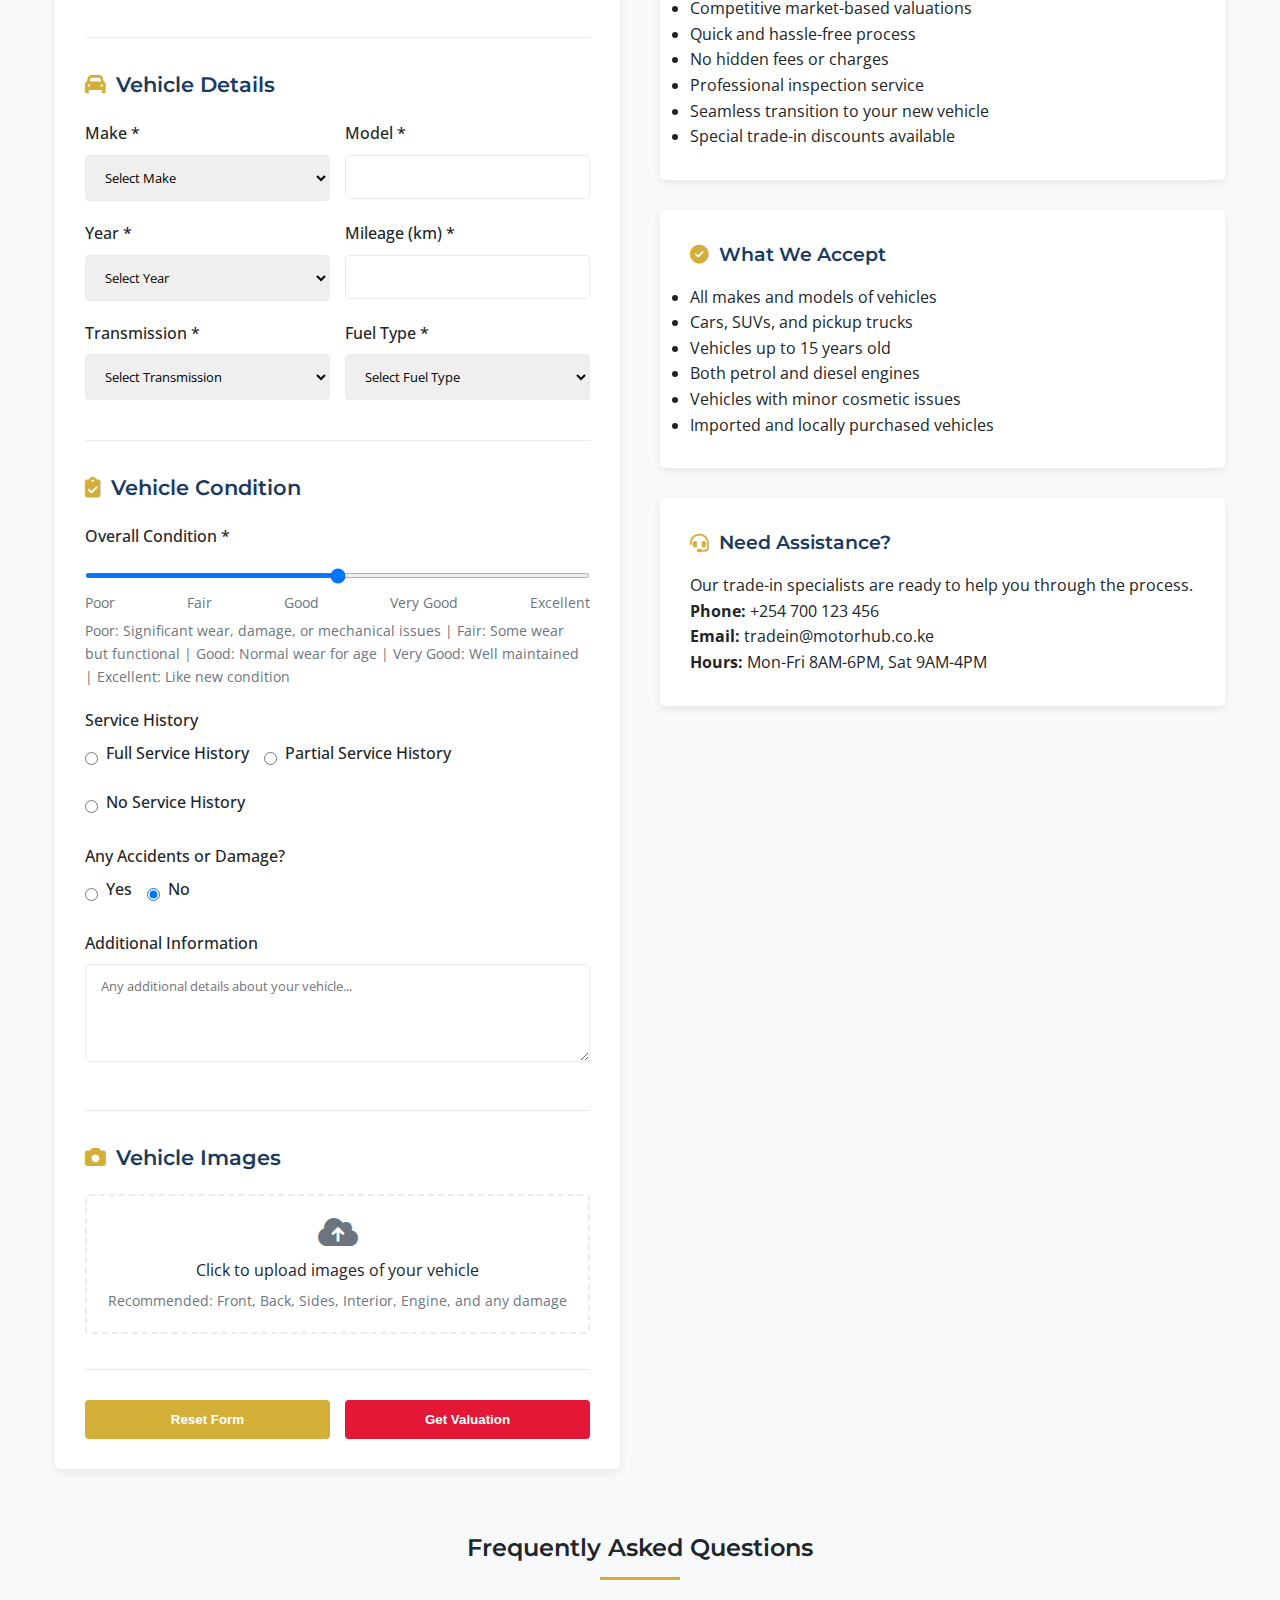
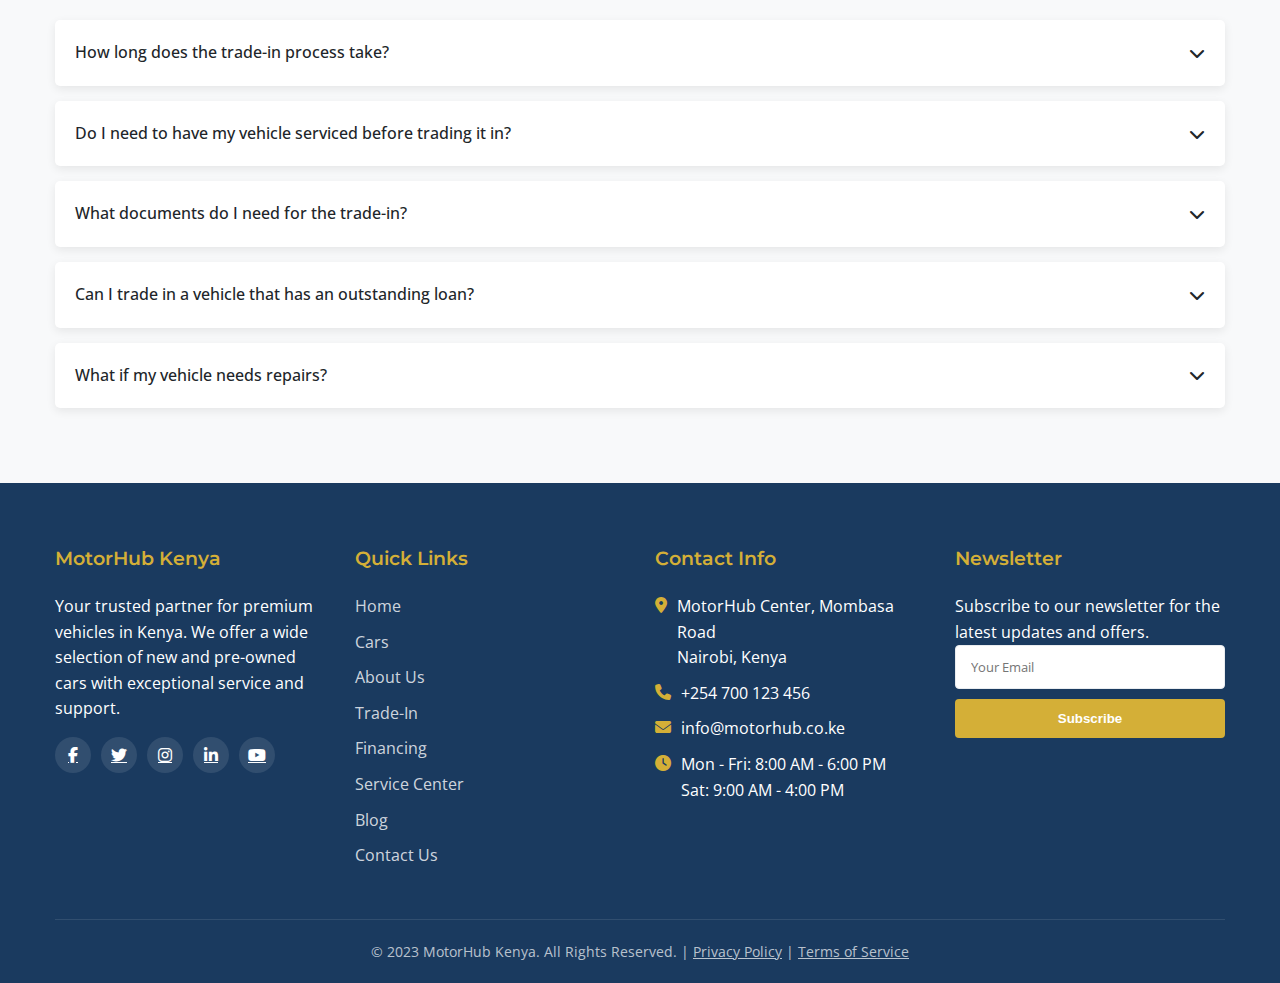
<file: trade-in.html>
<!DOCTYPE html>
<html lang="en">
<head>
    <meta charset="UTF-8">
    <meta name="viewport" content="width=device-width, initial-scale=1.0">
    <title>Trade-In Your Vehicle | MotorHub Kenya</title>
    <link rel="stylesheet" href="https://cdnjs.cloudflare.com/ajax/libs/font-awesome/6.4.0/css/all.min.css">
    <link href="https://fonts.googleapis.com/css2?family=Montserrat:wght@300;400;500;600;700&family=Open+Sans:wght@300;400;600&display=swap" rel="stylesheet">
    <style>
        :root {
            --primary: #1a3a5f;
            --secondary: #d4af37;
            --accent: #e31837;
            --light: #f8f9fa;
            --dark: #212529;
            --gray: #6c757d;
            --light-gray: #e9ecef;
        }

        * {
            margin: 0;
            padding: 0;
            box-sizing: border-box;
        }

        body {
            font-family: 'Open Sans', sans-serif;
            line-height: 1.6;
            color: var(--dark);
            background-color: var(--light);
        }

        h1, h2, h3, h4, h5, h6 {
            font-family: 'Montserrat', sans-serif;
            font-weight: 600;
            margin-bottom: 1rem;
        }

        .container {
            width: 100%;
            max-width: 1200px;
            margin: 0 auto;
            padding: 0 15px;
        }

        /* Header & Navigation */
        header {
            background-color: white;
            box-shadow: 0 2px 10px rgba(0, 0, 0, 0.1);
            position: sticky;
            top: 0;
            z-index: 1000;
        }

        .top-bar {
            background-color: var(--primary);
            color: white;
            padding: 8px 0;
            font-size: 0.9rem;
        }

        .top-bar-content {
            display: flex;
            justify-content: space-between;
        }

        .top-bar a {
            color: white;
            text-decoration: none;
            margin-left: 15px;
        }

        .logo {
            font-size: 1.8rem;
            font-weight: 700;
            color: var(--primary);
            display: flex;
            align-items: center;
        }

        .logo span {
            color: var(--secondary);
        }

        .nav-container {
            display: flex;
            justify-content: space-between;
            align-items: center;
            padding: 15px 0;
        }

        nav ul {
            display: flex;
            list-style: none;
        }

        nav ul li {
            position: relative;
            margin-left: 25px;
        }

        nav ul li a {
            text-decoration: none;
            color: var(--dark);
            font-weight: 500;
            transition: color 0.3s;
            display: flex;
            align-items: center;
        }

        nav ul li a:hover, nav ul li a.active {
            color: var(--secondary);
        }

        nav ul li a i {
            margin-left: 5px;
        }

        .dropdown-menu {
            position: absolute;
            top: 100%;
            left: 0;
            background-color: white;
            min-width: 200px;
            box-shadow: 0 5px 15px rgba(0, 0, 0, 0.1);
            border-radius: 4px;
            opacity: 0;
            visibility: hidden;
            transform: translateY(10px);
            transition: all 0.3s;
            z-index: 100;
        }

        nav ul li:hover .dropdown-menu {
            opacity: 1;
            visibility: visible;
            transform: translateY(0);
        }

        .dropdown-menu li {
            margin: 0;
            width: 100%;
        }

        .dropdown-menu li a {
            padding: 12px 15px;
            display: block;
            border-bottom: 1px solid var(--light-gray);
        }

        .user-actions {
            display: flex;
            align-items: center;
        }

        .user-actions a {
            margin-left: 15px;
            color: var(--dark);
            font-size: 1.2rem;
        }

        .mobile-menu-btn {
            display: none;
            font-size: 1.5rem;
            background: none;
            border: none;
            cursor: pointer;
        }

        /* Page Header */
        .page-header {
            background-color: var(--primary);
            color: white;
            padding: 80px 0 40px;
            text-align: center;
        }

        .page-content {
            padding: 60px 0;
        }

        .btn {
            display: inline-block;
            padding: 12px 25px;
            background-color: var(--secondary);
            color: white;
            border: none;
            border-radius: 4px;
            font-weight: 600;
            text-decoration: none;
            cursor: pointer;
            transition: all 0.3s;
        }

        .btn:hover {
            background-color: #c19b2a;
            transform: translateY(-2px);
        }

        .btn-primary {
            background-color: var(--primary);
        }

        .btn-primary:hover {
            background-color: #0f2a47;
        }

        .btn-accent {
            background-color: var(--accent);
        }

        .btn-accent:hover {
            background-color: #c1121f;
        }

        /* Trade-In Content */
        .trade-in-intro {
            text-align: center;
            margin-bottom: 40px;
            max-width: 800px;
            margin-left: auto;
            margin-right: auto;
        }

        .benefits-grid {
            display: grid;
            grid-template-columns: repeat(auto-fit, minmax(250px, 1fr));
            gap: 30px;
            margin: 40px 0;
        }

        .benefit-card {
            background-color: white;
            padding: 30px 20px;
            text-align: center;
            border-radius: 5px;
            box-shadow: 0 3px 10px rgba(0, 0, 0, 0.08);
        }

        .benefit-icon {
            font-size: 3rem;
            color: var(--secondary);
            margin-bottom: 20px;
        }

        .process-steps {
            display: flex;
            justify-content: space-between;
            margin: 40px 0;
            flex-wrap: wrap;
        }

        .process-step {
            text-align: center;
            flex: 1;
            min-width: 200px;
            margin-bottom: 20px;
            position: relative;
        }

        .process-step:not(:last-child):after {
            content: '';
            position: absolute;
            top: 30px;
            right: -50px;
            width: 100px;
            height: 2px;
            background-color: var(--secondary);
        }

        .step-number {
            width: 60px;
            height: 60px;
            background-color: var(--primary);
            color: white;
            border-radius: 50%;
            display: flex;
            align-items: center;
            justify-content: center;
            font-size: 1.5rem;
            font-weight: 700;
            margin: 0 auto 15px;
        }

        /* Trade-In Form */
        .trade-in-container {
            display: grid;
            grid-template-columns: 1fr 1fr;
            gap: 40px;
        }

        .trade-in-form {
            background-color: white;
            padding: 30px;
            border-radius: 5px;
            box-shadow: 0 3px 10px rgba(0, 0, 0, 0.08);
        }

        .form-section {
            margin-bottom: 30px;
            padding-bottom: 20px;
            border-bottom: 1px solid var(--light-gray);
        }

        .form-section:last-child {
            border-bottom: none;
        }

        .section-title {
            font-size: 1.3rem;
            margin-bottom: 20px;
            color: var(--primary);
            display: flex;
            align-items: center;
        }

        .section-title i {
            margin-right: 10px;
            color: var(--secondary);
        }

        .form-group {
            margin-bottom: 20px;
        }

        .form-group label {
            display: block;
            margin-bottom: 8px;
            font-weight: 500;
        }

        .form-control {
            width: 100%;
            padding: 12px 15px;
            border: 1px solid var(--light-gray);
            border-radius: 4px;
            font-family: 'Open Sans', sans-serif;
            transition: border-color 0.3s;
        }

        .form-control:focus {
            border-color: var(--secondary);
            outline: none;
        }

        .form-row {
            display: grid;
            grid-template-columns: 1fr 1fr;
            gap: 15px;
        }

        .radio-group, .checkbox-group {
            display: flex;
            flex-wrap: wrap;
            gap: 15px;
        }

        .radio-option, .checkbox-option {
            display: flex;
            align-items: center;
        }

        .radio-option input, .checkbox-option input {
            margin-right: 8px;
        }

        .file-upload {
            border: 2px dashed var(--light-gray);
            border-radius: 4px;
            padding: 20px;
            text-align: center;
            cursor: pointer;
            transition: border-color 0.3s;
        }

        .file-upload:hover {
            border-color: var(--secondary);
        }

        .file-upload i {
            font-size: 2rem;
            color: var(--gray);
            margin-bottom: 10px;
        }

        .file-input {
            display: none;
        }

        .uploaded-files {
            margin-top: 15px;
        }

        .file-item {
            display: flex;
            align-items: center;
            justify-content: space-between;
            background-color: var(--light-gray);
            padding: 8px 12px;
            border-radius: 4px;
            margin-bottom: 8px;
        }

        .file-item button {
            background: none;
            border: none;
            color: var(--accent);
            cursor: pointer;
        }

        /* Trade-In Info */
        .trade-in-info {
            display: flex;
            flex-direction: column;
            gap: 30px;
        }

        .info-card {
            background-color: white;
            padding: 30px;
            border-radius: 5px;
            box-shadow: 0 3px 10px rgba(0, 0, 0, 0.08);
        }

        .info-card h3 {
            color: var(--primary);
            margin-bottom: 15px;
            display: flex;
            align-items: center;
        }

        .info-card h3 i {
            margin-right: 10px;
            color: var(--secondary);
        }

        .valuation-calculator {
            background-color: var(--primary);
            color: white;
            padding: 30px;
            border-radius: 5px;
        }

        .calculator-title {
            color: var(--secondary);
            margin-bottom: 20px;
        }

        .calculator-result {
            background-color: rgba(255, 255, 255, 0.1);
            padding: 20px;
            border-radius: 5px;
            text-align: center;
            margin-top: 20px;
        }

        .estimated-value {
            font-size: 2rem;
            font-weight: 700;
            color: var(--secondary);
            margin: 10px 0;
        }

        /* FAQ Section */
        .faq-section {
            margin-top: 60px;
        }

        .faq-item {
            background-color: white;
            margin-bottom: 15px;
            border-radius: 5px;
            box-shadow: 0 3px 10px rgba(0, 0, 0, 0.08);
            overflow: hidden;
        }

        .faq-question {
            padding: 20px;
            cursor: pointer;
            display: flex;
            justify-content: space-between;
            align-items: center;
            font-weight: 500;
        }

        .faq-question i {
            transition: transform 0.3s;
        }

        .faq-answer {
            padding: 0 20px;
            max-height: 0;
            overflow: hidden;
            transition: all 0.3s;
        }

        .faq-item.active .faq-answer {
            padding: 0 20px 20px;
            max-height: 500px;
        }

        .faq-item.active .faq-question i {
            transform: rotate(180deg);
        }

        /* Footer */
        footer {
            background-color: var(--primary);
            color: white;
            padding: 60px 0 0;
        }

        .footer-content {
            display: grid;
            grid-template-columns: repeat(auto-fit, minmax(250px, 1fr));
            gap: 30px;
            margin-bottom: 40px;
        }

        .footer-column h3 {
            color: var(--secondary);
            margin-bottom: 20px;
            font-size: 1.2rem;
        }

        .footer-column ul {
            list-style: none;
        }

        .footer-column ul li {
            margin-bottom: 10px;
        }

        .footer-column ul li a {
            color: rgba(255, 255, 255, 0.8);
            text-decoration: none;
            transition: color 0.3s;
        }

        .footer-column ul li a:hover {
            color: var(--secondary);
        }

        .social-links {
            display: flex;
            margin-top: 15px;
        }

        .social-links a {
            display: flex;
            align-items: center;
            justify-content: center;
            width: 36px;
            height: 36px;
            background-color: rgba(255, 255, 255, 0.1);
            border-radius: 50%;
            margin-right: 10px;
            color: white;
            transition: background-color 0.3s;
        }

        .social-links a:hover {
            background-color: var(--secondary);
        }

        .contact-info li {
            display: flex;
            align-items: flex-start;
            margin-bottom: 15px;
        }

        .contact-info li i {
            margin-right: 10px;
            color: var(--secondary);
            margin-top: 3px;
        }

        .footer-bottom {
            border-top: 1px solid rgba(255, 255, 255, 0.1);
            padding: 20px 0;
            text-align: center;
            font-size: 0.9rem;
            color: rgba(255, 255, 255, 0.7);
        }

        /* Responsive Design */
        @media (max-width: 992px) {
            .trade-in-container {
                grid-template-columns: 1fr;
            }

            .process-step:not(:last-child):after {
                display: none;
            }
        }

        @media (max-width: 768px) {
            .mobile-menu-btn {
                display: block;
            }

            nav ul {
                display: none;
                position: absolute;
                top: 100%;
                left: 0;
                width: 100%;
                background-color: white;
                flex-direction: column;
                box-shadow: 0 5px 15px rgba(0, 0, 0, 0.1);
                padding: 20px 0;
            }

            nav ul.show {
                display: flex;
            }

            nav ul li {
                margin: 0;
                width: 100%;
            }

            nav ul li a {
                padding: 12px 20px;
                display: block;
                border-bottom: 1px solid var(--light-gray);
            }

            .dropdown-menu {
                position: static;
                opacity: 1;
                visibility: visible;
                transform: none;
                box-shadow: none;
                width: 100%;
                display: none;
            }

            nav ul li:hover .dropdown-menu {
                display: block;
            }

            .user-actions {
                margin-left: auto;
                margin-right: 15px;
            }

            .form-row {
                grid-template-columns: 1fr;
            }

            .process-steps {
                flex-direction: column;
                align-items: center;
            }

            .process-step {
                margin-bottom: 30px;
            }
        }

        @media (max-width: 576px) {
            .footer-content {
                grid-template-columns: 1fr;
            }

            .benefits-grid {
                grid-template-columns: 1fr;
            }
        }

        /* Additional Styles for Trade-In Page */
        .page-intro {
            text-align: center;
            margin-bottom: 40px;
            max-width: 800px;
            margin-left: auto;
            margin-right: auto;
        }

        .section-title-main {
            text-align: center;
            margin-bottom: 40px;
            position: relative;
        }

        .section-title-main:after {
            content: '';
            display: block;
            width: 80px;
            height: 3px;
            background-color: var(--secondary);
            margin: 10px auto 0;
        }

        .form-actions {
            display: flex;
            gap: 15px;
            margin-top: 30px;
        }

        .form-actions .btn {
            flex: 1;
        }

        .condition-notes {
            font-size: 0.9rem;
            color: var(--gray);
            margin-top: 5px;
        }

        .slider-container {
            margin-top: 10px;
        }

        .slider-labels {
            display: flex;
            justify-content: space-between;
            margin-top: 5px;
            font-size: 0.9rem;
            color: var(--gray);
        }

        .range-slider {
            width: 100%;
            height: 5px;
            background: var(--light-gray);
            border-radius: 5px;
            outline: none;
        }

        .range-slider::-webkit-slider-thumb {
            -webkit-appearance: none;
            width: 20px;
            height: 20px;
            border-radius: 50%;
            background: var(--primary);
            cursor: pointer;
        }

        .range-slider::-moz-range-thumb {
            width: 20px;
            height: 20px;
            border-radius: 50%;
            background: var(--primary);
            cursor: pointer;
            border: none;
        }
    </style>
</head>
<body>
    <!-- Top Bar -->
    <div class="top-bar">
        <div class="container top-bar-content">
            <div>
                <i class="fas fa-phone"></i> +254 700 123 456 | 
                <i class="fas fa-envelope"></i> info@motorhub.co.ke
            </div>
            <div>
                <a href="#"><i class="fab fa-facebook-f"></i></a>
                <a href="#"><i class="fab fa-twitter"></i></a>
                <a href="#"><i class="fab fa-instagram"></i></a>
                <a href="#"><i class="fab fa-linkedin-in"></i></a>
            </div>
        </div>
    </div>

    <!-- Header & Navigation -->
    <header>
        <div class="container nav-container">
            <div class="logo">
                <i class="fas fa-car"></i> Motor<span>Hub</span>
            </div>
            
            <button class="mobile-menu-btn">
                <i class="fas fa-bars"></i>
            </button>
            
            <nav>
                <ul>
                    <li><a href="index.html">Home</a></li>
                    <li>
                        <a href="cars.html">Cars</i></a>
                    </li>
                    <li><a href="about.html">About Us</a></li>
                    <li><a href="trade-in.html" class="active">Trade-In</a></li>
                    <li><a href="financing.html">Financing</a></li>
                    <li><a href="service-center.html">Service Center</a></li>
                    <li><a href="blog.html">Blog</a></li>
                    <li><a href="contact.html">Contact Us</a></li>
                </ul>
            </nav>
            
            <div class="user-actions">
                <a href="wishlist.html"><i class="far fa-heart"></i></a>
                <a href="login.html"><i class="far fa-user"></i></a>
            </div>
        </div>
    </header>

    <!-- Page Header -->
    <section class="page-header">
        <div class="container">
            <h1>Trade-In Your Vehicle</h1>
            <p>Get the best value for your current car when you upgrade to a MotorHub premium vehicle</p>
        </div>
    </section>

    <!-- Trade-In Content -->
    <section class="page-content">
        <div class="container">
            <div class="trade-in-intro">
                <p>Upgrade to your dream car with ease! Our trade-in program offers competitive valuations, quick processing, and a seamless transition to your new vehicle. Fill out the form below to get an instant estimate of your car's value.</p>
            </div>

            <!-- Benefits Section -->
            <div class="benefits-grid">
                <div class="benefit-card">
                    <div class="benefit-icon">
                        <i class="fas fa-money-bill-wave"></i>
                    </div>
                    <h3>Best Value Guarantee</h3>
                    <p>We offer competitive prices based on current market trends and vehicle condition.</p>
                </div>
                <div class="benefit-card">
                    <div class="benefit-icon">
                        <i class="fas fa-bolt"></i>
                    </div>
                    <h3>Quick Process</h3>
                    <p>Get your valuation within 24 hours and complete the trade-in in as little as one day.</p>
                </div>
                <div class="benefit-card">
                    <div class="benefit-icon">
                        <i class="fas fa-shield-alt"></i>
                    </div>
                    <h3>Hassle-Free</h3>
                    <p>We handle all paperwork and documentation for a smooth transaction.</p>
                </div>
                <div class="benefit-card">
                    <div class="benefit-icon">
                        <i class="fas fa-tags"></i>
                    </div>
                    <h3>Special Offers</h3>
                    <p>Enjoy exclusive discounts on new vehicles when you trade in with us.</p>
                </div>
            </div>

            <!-- Process Steps -->
            <h2 class="section-title-main">How It Works</h2>
            <div class="process-steps">
                <div class="process-step">
                    <div class="step-number">1</div>
                    <h3>Submit Details</h3>
                    <p>Fill out the trade-in form with your vehicle information</p>
                </div>
                <div class="process-step">
                    <div class="step-number">2</div>
                    <h3>Get Valuation</h3>
                    <p>Receive a competitive valuation within 24 hours</p>
                </div>
                <div class="process-step">
                    <div class="step-number">3</div>
                    <h3>Vehicle Inspection</h3>
                    <p>Schedule a physical inspection at our center</p>
                </div>
                <div class="process-step">
                    <div class="step-number">4</div>
                    <h3>Complete Trade-In</h3>
                    <p>Finalize paperwork and drive away in your new car</p>
                </div>
            </div>

            <!-- Trade-In Form & Info -->
            <div class="trade-in-container">
                <!-- Trade-In Form -->
                <div class="trade-in-form">
                    <h2 class="section-title-main">Vehicle Information</h2>
                    <form id="tradeInForm">
                        <!-- Personal Information -->
                        <div class="form-section">
                            <h3 class="section-title"><i class="fas fa-user"></i> Personal Information</h3>
                            <div class="form-row">
                                <div class="form-group">
                                    <label for="firstName">First Name *</label>
                                    <input type="text" id="firstName" class="form-control" required>
                                </div>
                                <div class="form-group">
                                    <label for="lastName">Last Name *</label>
                                    <input type="text" id="lastName" class="form-control" required>
                                </div>
                            </div>
                            <div class="form-row">
                                <div class="form-group">
                                    <label for="email">Email Address *</label>
                                    <input type="email" id="email" class="form-control" required>
                                </div>
                                <div class="form-group">
                                    <label for="phone">Phone Number *</label>
                                    <input type="tel" id="phone" class="form-control" required>
                                </div>
                            </div>
                            <div class="form-group">
                                <label for="location">Location *</label>
                                <select id="location" class="form-control" required>
                                    <option value="">Select Your Location</option>
                                    <option value="nairobi">Nairobi</option>
                                    <option value="mombasa">Mombasa</option>
                                    <option value="kisumu">Kisumu</option>
                                    <option value="nakuru">Nakuru</option>
                                    <option value="eldoret">Eldoret</option>
                                    <option value="other">Other</option>
                                </select>
                            </div>
                        </div>

                        <!-- Vehicle Details -->
                        <div class="form-section">
                            <h3 class="section-title"><i class="fas fa-car"></i> Vehicle Details</h3>
                            <div class="form-row">
                                <div class="form-group">
                                    <label for="make">Make *</label>
                                    <select id="make" class="form-control" required>
                                        <option value="">Select Make</option>
                                        <option value="toyota">Toyota</option>
                                        <option value="mercedes">Mercedes-Benz</option>
                                        <option value="bmw">BMW</option>
                                        <option value="audi">Audi</option>
                                        <option value="honda">Honda</option>
                                        <option value="nissan">Nissan</option>
                                        <option value="ford">Ford</option>
                                        <option value="volkswagen">Volkswagen</option>
                                        <option value="other">Other</option>
                                    </select>
                                </div>
                                <div class="form-group">
                                    <label for="model">Model *</label>
                                    <input type="text" id="model" class="form-control" required>
                                </div>
                            </div>
                            <div class="form-row">
                                <div class="form-group">
                                    <label for="year">Year *</label>
                                    <select id="year" class="form-control" required>
                                        <option value="">Select Year</option>
                                        <option value="2023">2023</option>
                                        <option value="2022">2022</option>
                                        <option value="2021">2021</option>
                                        <option value="2020">2020</option>
                                        <option value="2019">2019</option>
                                        <option value="2018">2018</option>
                                        <option value="2017">2017</option>
                                        <option value="2016">2016</option>
                                        <option value="2015">2015</option>
                                        <option value="2014">2014</option>
                                        <option value="2013">2013</option>
                                        <option value="2012">2012</option>
                                        <option value="2011">2011</option>
                                        <option value="2010">2010</option>
                                    </select>
                                </div>
                                <div class="form-group">
                                    <label for="mileage">Mileage (km) *</label>
                                    <input type="number" id="mileage" class="form-control" required>
                                </div>
                            </div>
                            <div class="form-row">
                                <div class="form-group">
                                    <label for="transmission">Transmission *</label>
                                    <select id="transmission" class="form-control" required>
                                        <option value="">Select Transmission</option>
                                        <option value="automatic">Automatic</option>
                                        <option value="manual">Manual</option>
                                    </select>
                                </div>
                                <div class="form-group">
                                    <label for="fuel">Fuel Type *</label>
                                    <select id="fuel" class="form-control" required>
                                        <option value="">Select Fuel Type</option>
                                        <option value="petrol">Petrol</option>
                                        <option value="diesel">Diesel</option>
                                        <option value="hybrid">Hybrid</option>
                                        <option value="electric">Electric</option>
                                    </select>
                                </div>
                            </div>
                        </div>

                        <!-- Vehicle Condition -->
                        <div class="form-section">
                            <h3 class="section-title"><i class="fas fa-clipboard-check"></i> Vehicle Condition</h3>
                            <div class="form-group">
                                <label>Overall Condition *</label>
                                <div class="slider-container">
                                    <input type="range" min="1" max="5" value="3" class="range-slider" id="condition">
                                    <div class="slider-labels">
                                        <span>Poor</span>
                                        <span>Fair</span>
                                        <span>Good</span>
                                        <span>Very Good</span>
                                        <span>Excellent</span>
                                    </div>
                                </div>
                                <div class="condition-notes">
                                    <p>Poor: Significant wear, damage, or mechanical issues | Fair: Some wear but functional | Good: Normal wear for age | Very Good: Well maintained | Excellent: Like new condition</p>
                                </div>
                            </div>
                            <div class="form-group">
                                <label>Service History</label>
                                <div class="radio-group">
                                    <div class="radio-option">
                                        <input type="radio" id="service-full" name="service" value="full">
                                        <label for="service-full">Full Service History</label>
                                    </div>
                                    <div class="radio-option">
                                        <input type="radio" id="service-partial" name="service" value="partial">
                                        <label for="service-partial">Partial Service History</label>
                                    </div>
                                    <div class="radio-option">
                                        <input type="radio" id="service-none" name="service" value="none">
                                        <label for="service-none">No Service History</label>
                                    </div>
                                </div>
                            </div>
                            <div class="form-group">
                                <label>Any Accidents or Damage?</label>
                                <div class="radio-group">
                                    <div class="radio-option">
                                        <input type="radio" id="accident-yes" name="accident" value="yes">
                                        <label for="accident-yes">Yes</label>
                                    </div>
                                    <div class="radio-option">
                                        <input type="radio" id="accident-no" name="accident" value="no" checked>
                                        <label for="accident-no">No</label>
                                    </div>
                                </div>
                            </div>
                            <div class="form-group">
                                <label for="additional-info">Additional Information</label>
                                <textarea id="additional-info" class="form-control" rows="4" placeholder="Any additional details about your vehicle..."></textarea>
                            </div>
                        </div>

                        <!-- Vehicle Images -->
                        <div class="form-section">
                            <h3 class="section-title"><i class="fas fa-camera"></i> Vehicle Images</h3>
                            <div class="file-upload" id="fileUpload">
                                <i class="fas fa-cloud-upload-alt"></i>
                                <p>Click to upload images of your vehicle</p>
                                <p class="condition-notes">Recommended: Front, Back, Sides, Interior, Engine, and any damage</p>
                                <input type="file" id="vehicleImages" class="file-input" multiple accept="image/*">
                            </div>
                            <div class="uploaded-files" id="uploadedFiles">
                                <!-- Uploaded files will appear here -->
                            </div>
                        </div>

                        <!-- Form Actions -->
                        <div class="form-actions">
                            <button type="reset" class="btn">Reset Form</button>
                            <button type="submit" class="btn btn-accent">Get Valuation</button>
                        </div>
                    </form>
                </div>

                <!-- Trade-In Information -->
                <div class="trade-in-info">
                    <!-- Valuation Calculator -->
                    <div class="valuation-calculator">
                        <h3 class="calculator-title">Instant Valuation Estimate</h3>
                        <p>Based on similar vehicles in the Kenyan market, your estimated trade-in value is:</p>
                        <div class="calculator-result">
                            <p>Estimated Value</p>
                            <div class="estimated-value">KES 0</div>
                            <p>Fill out the form for a precise valuation</p>
                        </div>
                    </div>

                    <!-- Why Trade-In Info -->
                    <div class="info-card">
                        <h3><i class="fas fa-question-circle"></i> Why Trade-In With MotorHub?</h3>
                        <ul>
                            <li>Competitive market-based valuations</li>
                            <li>Quick and hassle-free process</li>
                            <li>No hidden fees or charges</li>
                            <li>Professional inspection service</li>
                            <li>Seamless transition to your new vehicle</li>
                            <li>Special trade-in discounts available</li>
                        </ul>
                    </div>

                    <!-- What We Accept -->
                    <div class="info-card">
                        <h3><i class="fas fa-check-circle"></i> What We Accept</h3>
                        <ul>
                            <li>All makes and models of vehicles</li>
                            <li>Cars, SUVs, and pickup trucks</li>
                            <li>Vehicles up to 15 years old</li>
                            <li>Both petrol and diesel engines</li>
                            <li>Vehicles with minor cosmetic issues</li>
                            <li>Imported and locally purchased vehicles</li>
                        </ul>
                    </div>

                    <!-- Contact Info -->
                    <div class="info-card">
                        <h3><i class="fas fa-headset"></i> Need Assistance?</h3>
                        <p>Our trade-in specialists are ready to help you through the process.</p>
                        <p><strong>Phone:</strong> +254 700 123 456</p>
                        <p><strong>Email:</strong> tradein@motorhub.co.ke</p>
                        <p><strong>Hours:</strong> Mon-Fri 8AM-6PM, Sat 9AM-4PM</p>
                    </div>
                </div>
            </div>

            <!-- FAQ Section -->
            <div class="faq-section">
                <h2 class="section-title-main">Frequently Asked Questions</h2>
                <div class="faq-item">
                    <div class="faq-question">
                        <span>How long does the trade-in process take?</span>
                        <i class="fas fa-chevron-down"></i>
                    </div>
                    <div class="faq-answer">
                        <p>After submitting your details, you'll receive a valuation within 24 hours. If you accept the offer, we can complete the inspection and paperwork in as little as one day, depending on your availability.</p>
                    </div>
                </div>
                <div class="faq-item">
                    <div class="faq-question">
                        <span>Do I need to have my vehicle serviced before trading it in?</span>
                        <i class="fas fa-chevron-down"></i>
                    </div>
                    <div class="faq-answer">
                        <p>No, you don't need to service your vehicle before the trade-in. We'll assess its current condition and provide a valuation based on that. However, a well-maintained vehicle with service history typically receives a higher valuation.</p>
                    </div>
                </div>
                <div class="faq-item">
                    <div class="faq-question">
                        <span>What documents do I need for the trade-in?</span>
                        <i class="fas fa-chevron-down"></i>
                    </div>
                    <div class="faq-answer">
                        <p>You'll need your original logbook, national ID, and any service records you have. If there's an outstanding loan on the vehicle, you'll also need the loan settlement information.</p>
                    </div>
                </div>
                <div class="faq-item">
                    <div class="faq-question">
                        <span>Can I trade in a vehicle that has an outstanding loan?</span>
                        <i class="fas fa-chevron-down"></i>
                    </div>
                    <div class="faq-answer">
                        <p>Yes, we can handle vehicles with outstanding loans. We'll work with your financial institution to settle the loan as part of the trade-in process. The settlement amount will be deducted from your trade-in value.</p>
                    </div>
                </div>
                <div class="faq-item">
                    <div class="faq-question">
                        <span>What if my vehicle needs repairs?</span>
                        <i class="fas fa-chevron-down"></i>
                    </div>
                    <div class="faq-answer">
                        <p>We accept vehicles in all conditions, including those needing repairs. Our valuation will account for any necessary repairs, so you don't need to fix anything before trading in your vehicle.</p>
                    </div>
                </div>
            </div>
        </div>
    </section>

    <!-- Footer -->
    <footer>
        <div class="container">
            <div class="footer-content">
                <div class="footer-column">
                    <h3>MotorHub Kenya</h3>
                    <p>Your trusted partner for premium vehicles in Kenya. We offer a wide selection of new and pre-owned cars with exceptional service and support.</p>
                    <div class="social-links">
                        <a href="#"><i class="fab fa-facebook-f"></i></a>
                        <a href="#"><i class="fab fa-twitter"></i></a>
                        <a href="#"><i class="fab fa-instagram"></i></a>
                        <a href="#"><i class="fab fa-linkedin-in"></i></a>
                        <a href="#"><i class="fab fa-youtube"></i></a>
                    </div>
                </div>
                <div class="footer-column">
                    <h3>Quick Links</h3>
                    <ul>
                        <li><a href="index.html">Home</a></li>
                        <li><a href="cars.html">Cars</a></li>
                        <li><a href="about.html">About Us</a></li>
                        <li><a href="trade-in.html">Trade-In</a></li>
                        <li><a href="financing.html">Financing</a></li>
                        <li><a href="service-center.html">Service Center</a></li>
                        <li><a href="blog.html">Blog</a></li>
                        <li><a href="contact.html">Contact Us</a></li>
                    </ul>
                </div>
                <div class="footer-column">
                    <h3>Contact Info</h3>
                    <ul class="contact-info">
                        <li>
                            <i class="fas fa-map-marker-alt"></i>
                            <div>MotorHub Center, Mombasa Road<br>Nairobi, Kenya</div>
                        </li>
                        <li>
                            <i class="fas fa-phone"></i>
                            <div>+254 700 123 456</div>
                        </li>
                        <li>
                            <i class="fas fa-envelope"></i>
                            <div>info@motorhub.co.ke</div>
                        </li>
                        <li>
                            <i class="fas fa-clock"></i>
                            <div>Mon - Fri: 8:00 AM - 6:00 PM<br>Sat: 9:00 AM - 4:00 PM</div>
                        </li>
                    </ul>
                </div>
                <div class="footer-column">
                    <h3>Newsletter</h3>
                    <p>Subscribe to our newsletter for the latest updates and offers.</p>
                    <form>
                        <input type="email" class="form-control" placeholder="Your Email" style="margin-bottom: 10px;">
                        <button type="submit" class="btn" style="width: 100%;">Subscribe</button>
                    </form>
                </div>
            </div>
            <div class="footer-bottom">
                <p>&copy; 2023 MotorHub Kenya. All Rights Reserved. | <a href="#" style="color: rgba(255,255,255,0.7);">Privacy Policy</a> | <a href="#" style="color: rgba(255,255,255,0.7);">Terms of Service</a></p>
            </div>
        </div>
    </footer>

    <script>
        // Mobile Menu Toggle
        document.querySelector('.mobile-menu-btn').addEventListener('click', function() {
            document.querySelector('nav ul').classList.toggle('show');
        });

        // File Upload Functionality
        const fileUpload = document.getElementById('fileUpload');
        const fileInput = document.getElementById('vehicleImages');
        const uploadedFiles = document.getElementById('uploadedFiles');

        fileUpload.addEventListener('click', function() {
            fileInput.click();
        });

        fileInput.addEventListener('change', function() {
            uploadedFiles.innerHTML = '';
            if (fileInput.files.length > 0) {
                for (let i = 0; i < fileInput.files.length; i++) {
                    const file = fileInput.files[i];
                    const fileItem = document.createElement('div');
                    fileItem.className = 'file-item';
                    fileItem.innerHTML = `
                        <span>${file.name}</span>
                        <button type="button" class="remove-file" data-index="${i}"><i class="fas fa-times"></i></button>
                    `;
                    uploadedFiles.appendChild(fileItem);
                }

                // Add event listeners to remove buttons
                document.querySelectorAll('.remove-file').forEach(button => {
                    button.addEventListener('click', function() {
                        const index = parseInt(this.getAttribute('data-index'));
                        removeFile(index);
                    });
                });
            }
        });

        function removeFile(index) {
            // Create a new FileList without the removed file
            const dt = new DataTransfer();
            for (let i = 0; i < fileInput.files.length; i++) {
                if (i !== index) {
                    dt.items.add(fileInput.files[i]);
                }
            }
            fileInput.files = dt.files;
            
            // Trigger change event to update the display
            const event = new Event('change');
            fileInput.dispatchEvent(event);
        }

        // FAQ Accordion
        document.querySelectorAll('.faq-question').forEach(question => {
            question.addEventListener('click', function() {
                const item = this.parentElement;
                item.classList.toggle('active');
            });
        });

        // Form Submission
        document.getElementById('tradeInForm').addEventListener('submit', function(e) {
            e.preventDefault();
            
            // Basic form validation
            const requiredFields = this.querySelectorAll('[required]');
            let valid = true;
            
            requiredFields.forEach(field => {
                if (!field.value) {
                    valid = false;
                    field.style.borderColor = 'var(--accent)';
                } else {
                    field.style.borderColor = '';
                }
            });
            
            if (valid) {
                // Show success message
                alert('Thank you for your trade-in request! We will contact you within 24 hours with your vehicle valuation.');
                this.reset();
                uploadedFiles.innerHTML = '';
                
                // Reset condition slider
                document.getElementById('condition').value = 3;
            } else {
                alert('Please fill in all required fields marked with *.');
            }
        });

        // Condition Slider Update
        const conditionSlider = document.getElementById('condition');
        conditionSlider.addEventListener('input', function() {
            updateValuationEstimate();
        });

        // Update valuation based on form inputs
        function updateValuationEstimate() {
            // This is a simplified example - in a real application, this would
            // connect to a backend service for accurate valuation
            const year = document.getElementById('year').value;
            const condition = document.getElementById('condition').value;
            
            if (year && condition) {
                // Base value for a 2020 vehicle in good condition
                let baseValue = 2000000;
                
                // Adjust for year
                const yearDiff = 2023 - parseInt(year);
                baseValue -= yearDiff * 150000;
                
                // Adjust for condition (1-5 scale)
                const conditionMultiplier = 0.5 + (parseInt(condition) * 0.1);
                baseValue *= conditionMultiplier;
                
                // Ensure value doesn't go below a minimum
                baseValue = Math.max(baseValue, 300000);
                
                // Format and display
                const formattedValue = new Intl.NumberFormat('en-KE', {
                    style: 'currency',
                    currency: 'KES',
                    maximumFractionDigits: 0
                }).format(baseValue);
                
                document.querySelector('.estimated-value').textContent = formattedValue;
            }
        }

        // Update valuation when relevant fields change
        document.getElementById('year').addEventListener('change', updateValuationEstimate);
        document.getElementById('make').addEventListener('change', updateValuationEstimate);
        document.getElementById('model').addEventListener('input', updateValuationEstimate);
        document.getElementById('mileage').addEventListener('input', updateValuationEstimate);
    </script>
</body>
</html>
</file>
<file: style.css>
:root {
            --primary: #1a3a5f;
            --secondary: #d4af37;
            --accent: #e31837;
            --light: #f8f9fa;
            --dark: #212529;
            --gray: #6c757d;
            --light-gray: #e9ecef;
        }

        * {
            margin: 0;
            padding: 0;
            box-sizing: border-box;
        }

        body {
            font-family: 'Open Sans', sans-serif;
            line-height: 1.6;
            color: var(--dark);
            background-color: var(--light);
        }

        h1, h2, h3, h4, h5, h6 {
            font-family: 'Montserrat', sans-serif;
            font-weight: 600;
            margin-bottom: 1rem;
        }

        .container {
            width: 100%;
            max-width: 1200px;
            margin: 0 auto;
            padding: 0 15px;
        }

        /* Header & Navigation */
        header {
            background-color: white;
            box-shadow: 0 2px 10px rgba(0, 0, 0, 0.1);
            position: sticky;
            top: 0;
            z-index: 1000;
        }

        .top-bar {
            background-color: var(--primary);
            color: white;
            padding: 8px 0;
            font-size: 0.9rem;
        }

        .top-bar-content {
            display: flex;
            justify-content: space-between;
        }

        .top-bar a {
            color: white;
            text-decoration: none;
            margin-left: 15px;
        }

        .logo {
            font-size: 1.8rem;
            font-weight: 700;
            color: var(--primary);
            display: flex;
            align-items: center;
        }

        .logo span {
            color: var(--secondary);
        }

        .nav-container {
            display: flex;
            justify-content: space-between;
            align-items: center;
            padding: 15px 0;
        }

        nav ul {
            display: flex;
            list-style: none;
        }

        nav ul li {
            position: relative;
            margin-left: 25px;
        }

        nav ul li a {
            text-decoration: none;
            color: var(--dark);
            font-weight: 500;
            transition: color 0.3s;
            display: flex;
            align-items: center;
        }

        nav ul li a:hover {
            color: var(--secondary);
        }

        nav ul li a i {
            margin-left: 5px;
        }

        .dropdown-menu {
            position: absolute;
            top: 100%;
            left: 0;
            background-color: white;
            min-width: 200px;
            box-shadow: 0 5px 15px rgba(0, 0, 0, 0.1);
            border-radius: 4px;
            opacity: 0;
            visibility: hidden;
            transform: translateY(10px);
            transition: all 0.3s;
            z-index: 100;
        }

        nav ul li:hover .dropdown-menu {
            opacity: 1;
            visibility: visible;
            transform: translateY(0);
        }

        .dropdown-menu li {
            margin: 0;
            width: 100%;
        }

        .dropdown-menu li a {
            padding: 12px 15px;
            display: block;
            border-bottom: 1px solid var(--light-gray);
        }

        .user-actions {
            display: flex;
            align-items: center;
        }

        .user-actions a {
            margin-left: 15px;
            color: var(--dark);
            font-size: 1.2rem;
        }

        .mobile-menu-btn {
            display: none;
            font-size: 1.5rem;
            background: none;
            border: none;
            cursor: pointer;
        }

        /* Hero Section */
        .hero {
            position: relative;
            height: 600px;
            overflow: hidden;
        }

        .carousel {
            height: 100%;
            position: relative;
        }

        .carousel-slide {
            position: absolute;
            top: 0;
            left: 0;
            width: 100%;
            height: 100%;
            opacity: 0;
            transition: opacity 1s ease;
            background-size: cover;
            background-position: center;
            display: flex;
            align-items: center;
        }

        .carousel-slide.active {
            opacity: 1;
        }

        .carousel-content {
            max-width: 600px;
            background-color: rgba(0, 0, 0, 0.6);
            padding: 30px;
            border-radius: 5px;
            margin-left: 10%;
            color: white;
        }

        .carousel-content h2 {
            font-size: 2.5rem;
            margin-bottom: 15px;
        }

        .carousel-content p {
            margin-bottom: 20px;
        }

        .btn {
            display: inline-block;
            padding: 12px 25px;
            background-color: var(--secondary);
            color: white;
            border: none;
            border-radius: 4px;
            font-weight: 600;
            text-decoration: none;
            cursor: pointer;
            transition: all 0.3s;
        }

        .btn:hover {
            background-color: #c19b2a;
            transform: translateY(-2px);
        }

        .btn-primary {
            background-color: var(--primary);
        }

        .btn-primary:hover {
            background-color: #0f2a47;
        }

        .carousel-controls {
            position: absolute;
            bottom: 20px;
            left: 50%;
            transform: translateX(-50%);
            display: flex;
        }

        .carousel-dot {
            width: 12px;
            height: 12px;
            border-radius: 50%;
            background-color: rgba(255, 255, 255, 0.5);
            margin: 0 5px;
            cursor: pointer;
        }

        .carousel-dot.active {
            background-color: white;
        }

        /* Search & Filter */
        .search-filter {
            background-color: white;
            padding: 30px 0;
            box-shadow: 0 5px 15px rgba(0, 0, 0, 0.05);
            margin-top: -50px;
            position: relative;
            z-index: 10;
            border-radius: 5px;
        }

        .filter-form {
            display: grid;
            grid-template-columns: repeat(auto-fit, minmax(200px, 1fr));
            gap: 15px;
        }

        .form-group {
            margin-bottom: 15px;
        }

        .form-group label {
            display: block;
            margin-bottom: 5px;
            font-weight: 500;
        }

        .form-control {
            width: 100%;
            padding: 10px 15px;
            border: 1px solid var(--light-gray);
            border-radius: 4px;
            font-family: 'Open Sans', sans-serif;
        }

        .search-btn {
            background-color: var(--accent);
            color: white;
            border: none;
            padding: 12px 25px;
            border-radius: 4px;
            cursor: pointer;
            font-weight: 600;
            transition: background-color 0.3s;
            align-self: end;
        }

        .search-btn:hover {
            background-color: #c1121f;
        }

        /* Brands & Body Styles */
        .brands-section, .body-styles {
            padding: 60px 0;
        }

        .section-title {
            text-align: center;
            margin-bottom: 40px;
            position: relative;
        }

        .section-title:after {
            content: '';
            display: block;
            width: 80px;
            height: 3px;
            background-color: var(--secondary);
            margin: 10px auto 0;
        }

        .brands-grid, .body-styles-grid {
            display: grid;
            grid-template-columns: repeat(auto-fill, minmax(150px, auto));
            gap: 20px;
        }

        .brand-item, .body-style-item {
            background-color: white;
            border-radius: 5px;
            padding: 20px;
            text-align: center;
            box-shadow: 0 3px 10px rgba(0, 0, 0, 0.08);
            transition: transform 0.3s, box-shadow 0.3s;
            cursor: pointer;
            min-height: 105px;
        }

        .brand-item:hover, .body-style-item:hover {
            transform: translateY(-5px);
            box-shadow: 0 5px 15px rgba(0, 0, 0, 0.1);
        }
        .brand-logo, .body-style-icon {
            font-size: 2.5rem;
            margin-bottom: 5px;
            color: var(--primary);
        }

        /* Featured Cars */
        .featured-cars {
            padding: 60px 0;
            background-color: var(--light-gray);
        }

        .cars-grid {
            display: grid;
            grid-template-columns: repeat(auto-fill, minmax(300px, 1fr));
            gap: 30px;
        }

        .car-card {
            background-color: white;
            border-radius: 5px;
            overflow: hidden;
            box-shadow: 0 3px 10px rgba(0, 0, 0, 0.08);
            transition: transform 0.3s, box-shadow 0.3s;
        }

        .car-card:hover {
            transform: translateY(-5px);
            box-shadow: 0 5px 15px rgba(0, 0, 0, 0.1);
        }

        .car-image {
            height: 200px;
            background-color: #ddd;
            background-size: cover;
            background-position: center;
        }

        .car-details {
            padding: 20px;
        }

        .car-title {
            font-size: 1.2rem;
            margin-bottom: 10px;
        }

        .car-specs {
            display: flex;
            flex-wrap: wrap;
            margin-bottom: 15px;
            font-size: 0.9rem;
            color: var(--gray);
        }

        .car-spec {
            margin-right: 15px;
            display: flex;
            align-items: center;
        }

        .car-spec i {
            margin-right: 5px;
            color: var(--secondary);
        }

        .car-price {
            font-size: 1.3rem;
            font-weight: 700;
            color: var(--primary);
            margin-bottom: 15px;
        }

        .car-actions {
            display: flex;
            justify-content: space-between;
        }

        .car-actions .btn {
            flex: 1;
            margin: 0 5px;
            text-align: center;
            padding: 8px 15px;
            font-size: 0.9rem;
        }

        /* Footer */
        footer {
            background-color: var(--primary);
            color: white;
            padding: 60px 0 0;
        }

        .footer-content {
            display: grid;
            grid-template-columns: repeat(auto-fit, minmax(250px, 1fr));
            gap: 30px;
            margin-bottom: 40px;
        }

        .footer-column h3 {
            color: var(--secondary);
            margin-bottom: 20px;
            font-size: 1.2rem;
        }

        .footer-column ul {
            list-style: none;
        }

        .footer-column ul li {
            margin-bottom: 10px;
        }

        .footer-column ul li a {
            color: rgba(255, 255, 255, 0.8);
            text-decoration: none;
            transition: color 0.3s;
        }

        .footer-column ul li a:hover {
            color: var(--secondary);
        }

        .social-links {
            display: flex;
            margin-top: 15px;
        }

        .social-links a {
            display: flex;
            align-items: center;
            justify-content: center;
            width: 36px;
            height: 36px;
            background-color: rgba(255, 255, 255, 0.1);
            border-radius: 50%;
            margin-right: 10px;
            color: white;
            transition: background-color 0.3s;
        }

        .social-links a:hover {
            background-color: var(--secondary);
        }

        .contact-info li {
            display: flex;
            align-items: flex-start;
            margin-bottom: 15px;
        }

        .contact-info li i {
            margin-right: 10px;
            color: var(--secondary);
            margin-top: 3px;
        }

        .footer-bottom {
            border-top: 1px solid rgba(255, 255, 255, 0.1);
            padding: 20px 0;
            text-align: center;
            font-size: 0.9rem;
            color: rgba(255, 255, 255, 0.7);
        }

        /* Page Content */
        .page-header {
            background-color: var(--primary);
            color: white;
            padding: 80px 0 40px;
            text-align: center;
        }

        .page-content {
            padding: 60px 0;
        }

        /* About Page */
        .about-section {
            margin-bottom: 60px;
        }

        .about-content {
            display: grid;
            grid-template-columns: 1fr 1fr;
            gap: 40px;
            align-items: center;
        }

        .about-image {
            height: 400px;
            background-color: #ddd;
            border-radius: 5px;
            background-size: cover;
            background-position: center;
        }

        .team-grid {
            display: grid;
            grid-template-columns: repeat(auto-fill, minmax(250px, 1fr));
            gap: 30px;
            margin-top: 40px;
        }

        .team-member {
            text-align: center;
        }

        .team-photo {
            width: 150px;
            height: 150px;
            border-radius: 50%;
            margin: 0 auto 15px;
            background-color: #ddd;
            background-size: cover;
            background-position: center;
        }

        /* Cars Page */
        .cars-listing {
            display: grid;
            grid-template-columns: 300px 1fr;
            gap: 30px;
        }

        .sidebar-filter {
            background-color: white;
            padding: 20px;
            border-radius: 5px;
            box-shadow: 0 3px 10px rgba(0, 0, 0, 0.08);
        }

        .filter-title {
            font-size: 1.2rem;
            margin-bottom: 20px;
            padding-bottom: 10px;
            border-bottom: 1px solid var(--light-gray);
        }

        .cars-results {
            display: grid;
            grid-template-columns: repeat(auto-fill, minmax(280px, 1fr));
            gap: 20px;
        }

        .pagination {
            display: flex;
            justify-content: center;
            margin-top: 40px;
        }

        .pagination a {
            display: inline-block;
            padding: 8px 15px;
            margin: 0 5px;
            background-color: white;
            border: 1px solid var(--light-gray);
            border-radius: 4px;
            text-decoration: none;
            color: var(--dark);
            transition: all 0.3s;
        }

        .pagination a.active, .pagination a:hover {
            background-color: var(--primary);
            color: white;
            border-color: var(--primary);
        }

        /* Blog Page */
        .blog-grid {
            display: grid;
            grid-template-columns: repeat(auto-fill, minmax(350px, 1fr));
            gap: 30px;
        }

        .blog-card {
            background-color: white;
            border-radius: 5px;
            overflow: hidden;
            box-shadow: 0 3px 10px rgba(0, 0, 0, 0.08);
        }

        .blog-image {
            height: 200px;
            background-color: #ddd;
            background-size: cover;
            background-position: center;
        }

        .blog-content {
            padding: 20px;
        }

        .blog-meta {
            display: flex;
            margin-bottom: 10px;
            font-size: 0.9rem;
            color: var(--gray);
        }

        .blog-meta span {
            margin-right: 15px;
        }

        .blog-meta i {
            margin-right: 5px;
            color: var(--secondary);
        }

        .blog-title {
            font-size: 1.2rem;
            margin-bottom: 10px;
        }

        .blog-excerpt {
            margin-bottom: 15px;
            color: var(--gray);
        }

        /* Contact Page */
        .contact-container {
            display: grid;
            grid-template-columns: 1fr 1fr;
            gap: 40px;
        }

        .contact-info {
            background-color: #1a3a5f;
            padding: 30px;
            border-radius: 5px;
            box-shadow: 0 3px 10px rgba(0, 0, 0, 0.08);
        }

        .contact-form {
            background-color: white;
            padding: 30px;
            border-radius: 5px;
            box-shadow: 0 3px 10px rgba(0, 0, 0, 0.08);
        }

        .form-row {
            display: grid;
            grid-template-columns: 1fr 1fr;
            gap: 15px;
        }

        .map {
            height: 300px;
            background-color: #ddd;
            border-radius: 5px;
            margin-top: 40px;
        }

        /* Trade-In Page */
        .trade-in-form {
            background-color: white;
            padding: 30px;
            border-radius: 5px;
            box-shadow: 0 3px 10px rgba(0, 0, 0, 0.08);
            max-width: 800px;
            margin: 0 auto;
        }

        /* Financing Page */
        .calculator-container {
            display: grid;
            grid-template-columns: 1fr 1fr;
            gap: 40px;
        }

        .calculator-form {
            background-color: white;
            padding: 30px;
            border-radius: 5px;
            box-shadow: 0 3px 10px rgba(0, 0, 0, 0.08);
        }

        .calculator-result {
            background-color: var(--primary);
            color: white;
            padding: 30px;
            border-radius: 5px;
        }

        .result-item {
            display: flex;
            justify-content: space-between;
            margin-bottom: 15px;
            padding-bottom: 15px;
            border-bottom: 1px solid rgba(255, 255, 255, 0.2);
        }

        .result-total {
            font-size: 1.5rem;
            font-weight: 700;
            color: var(--secondary);
        }

        /* Service Center Page */
        .service-form {
            background-color: white;
            padding: 30px;
            border-radius: 5px;
            box-shadow: 0 3px 10px rgba(0, 0, 0, 0.08);
            max-width: 800px;
            margin: 0 auto;
        }

        /* Login/Register Page */
        .auth-container {
            display: grid;
            grid-template-columns: 1fr 1fr;
            gap: 40px;
            max-width: 1000px;
            margin: 0 auto;
        }

        .auth-form {
            background-color: white;
            padding: 30px;
            border-radius: 5px;
            box-shadow: 0 3px 10px rgba(0, 0, 0, 0.08);
        }

        /* Wishlist Page */
        .wishlist-grid {
            display: grid;
            grid-template-columns: repeat(auto-fill, minmax(300px, 1fr));
            gap: 30px;
        }

        /* Responsive Design */
        @media (max-width: 992px) {
            .about-content, .contact-container, .calculator-container, .auth-container {
                grid-template-columns: 1fr;
            }

            .cars-listing {
                grid-template-columns: 1fr;
            }

            .sidebar-filter {
                order: 2;
            }

            .cars-results {
                order: 1;
            }
        }

        @media (max-width: 768px) {
            .mobile-menu-btn {
                display: block;
            }

            nav ul {
                display: none;
                position: absolute;
                top: 100%;
                left: 0;
                width: 100%;
                background-color: white;
                flex-direction: column;
                box-shadow: 0 5px 15px rgba(0, 0, 0, 0.1);
                padding: 20px 0;
            }

            nav ul.show {
                display: flex;
            }

            nav ul li {
                margin: 0;
                width: 100%;
            }

            nav ul li a {
                padding: 12px 20px;
                display: block;
                border-bottom: 1px solid var(--light-gray);
            }

            .dropdown-menu {
                position: static;
                opacity: 1;
                visibility: visible;
                transform: none;
                box-shadow: none;
                width: 100%;
                display: none;
            }

            nav ul li:hover .dropdown-menu {
                display: block;
            }

            .user-actions {
                margin-left: auto;
                margin-right: 15px;
            }

            .hero {
                height: 500px;
            }

            .carousel-content {
                margin: 0 5%;
            }

            .form-row {
                grid-template-columns: 1fr;
            }

            .brands-grid, .body-styles-grid {
                grid-template-columns: repeat(auto-fill, minmax(120px, 1fr));
            }
        }

        @media (max-width: 576px) {
            .cars-grid, .blog-grid, .wishlist-grid {
                grid-template-columns: 1fr;
            }

            .car-actions {
                flex-direction: column;
            }

            .car-actions .btn {
                margin: 5px 0;
            }

            .footer-content {
                grid-template-columns: 1fr;
            }
        }
      .user-actions {
            display: flex;
            align-items: center;
        }

        .user-actions a {
            margin-left: 15px;
            color: var(--dark);
            font-size: 1.2rem;
        }

        .mobile-menu-btn {
            display: none;
            font-size: 1.5rem;
            background: none;
            border: none;
            cursor: pointer;
        }

        /* Page Header */
        .page-header {
            background-color: var(--primary);
            color: white;
            padding: 80px 0 40px;
            text-align: center;
        }

        .page-content {
            padding: 60px 0;
        }

        .btn {
            display: inline-block;
            padding: 12px 25px;
            background-color: var(--secondary);
            color: white;
            border: none;
            border-radius: 4px;
            font-weight: 600;
            text-decoration: none;
            cursor: pointer;
            transition: all 0.3s;
        }

        .btn:hover {
            background-color: #c19b2a;
            transform: translateY(-2px);
        }

        .btn-primary {
            background-color: var(--primary);
        }

        .btn-primary:hover {
            background-color: #0f2a47;
        }

        /* About Intro */
        .about-intro {
            text-align: center;
            margin-bottom: 40px;
            max-width: 800px;
            margin-left: auto;
            margin-right: auto;
        }

        /* Company Story Section */
        .company-story {
            margin: 60px 0;
        }

        .story-content {
            display: grid;
            grid-template-columns: 1fr 1fr;
            gap: 40px;
            align-items: center;
        }

        .story-image {
            height: 400px;
            background-color: #ddd;
            border-radius: 5px;
            background-size: cover;
            background-position: center;
        }

        .story-text {
            padding: 20px;
        }

        /* Mission & Vision Section */
        .mission-vision {
            margin: 60px 0;
            background-color: var(--light-gray);
            padding: 60px 0;
        }

        .mv-container {
            display: grid;
            grid-template-columns: 1fr 1fr;
            gap: 40px;
        }

        .mv-card {
            background-color: white;
            padding: 40px;
            border-radius: 5px;
            box-shadow: 0 3px 10px rgba(0, 0, 0, 0.08);
            text-align: center;
        }

        .mv-icon {
            font-size: 3rem;
            color: var(--secondary);
            margin-bottom: 20px;
        }

        /* Values Section */
        .values-section {
            margin: 60px 0;
        }

        .values-grid {
            display: grid;
            grid-template-columns: repeat(auto-fit, minmax(250px, 1fr));
            gap: 30px;
            margin-top: 40px;
        }

        .value-card {
            background-color: white;
            padding: 30px 20px;
            text-align: center;
            border-radius: 5px;
            box-shadow: 0 3px 10px rgba(0, 0, 0, 0.08);
            transition: transform 0.3s;
        }

        .value-card:hover {
            transform: translateY(-5px);
        }

        .value-icon {
            font-size: 2.5rem;
            color: var(--secondary);
            margin-bottom: 20px;
        }

        /* Team Section */
        .team-section {
            margin: 60px 0;
        }

        .team-grid {
            display: grid;
            grid-template-columns: repeat(auto-fit, minmax(250px, 1fr));
            gap: 30px;
            margin-top: 40px;
        }

        .team-member {
            background-color: white;
            padding: 30px;
            border-radius: 5px;
            box-shadow: 0 3px 10px rgba(0, 0, 0, 0.08);
            text-align: center;
            transition: transform 0.3s;
        }

        .team-member:hover {
            transform: translateY(-5px);
        }

        .team-photo {
            width: 150px;
            height: 150px;
            border-radius: 50%;
            margin: 0 auto 15px;
            background-color: #ddd;
            background-size: cover;
            background-position: center;
        }

        .team-role {
            color: var(--secondary);
            font-weight: 600;
            margin-bottom: 10px;
        }

        .team-social {
            display: flex;
            justify-content: center;
            gap: 10px;
            margin-top: 15px;
        }

        .team-social a {
            display: flex;
            align-items: center;
            justify-content: center;
            width: 36px;
            height: 36px;
            background-color: var(--light-gray);
            border-radius: 50%;
            color: var(--dark);
            transition: all 0.3s;
        }

        .team-social a:hover {
            background-color: var(--primary);
            color: white;
        }

        /* Stats Section */
        .stats-section {
            margin: 60px 0;
            background-color: var(--primary);
            color: white;
            padding: 60px 0;
            border-radius: 5px;
        }

        .stats-grid {
            display: grid;
            grid-template-columns: repeat(auto-fit, minmax(200px, 1fr));
            gap: 30px;
        }

        .stat-card {
            text-align: center;
        }

        .stat-number {
            font-size: 2.5rem;
            font-weight: 700;
            color: var(--secondary);
            margin-bottom: 10px;
        }

        /* Timeline Section */
        .timeline-section {
            margin: 60px 0;
        }

        .timeline {
            position: relative;
            max-width: 800px;
            margin: 40px auto 0;
        }

        .timeline:before {
            content: '';
            position: absolute;
            top: 0;
            bottom: 0;
            width: 2px;
            background: var(--secondary);
            left: 50%;
            margin-left: -1px;
        }

        .timeline-item {
            padding: 10px 40px;
            position: relative;
            width: 50%;
            box-sizing: border-box;
        }

        .timeline-item:nth-child(odd) {
            left: 0;
        }

        .timeline-item:nth-child(even) {
            left: 50%;
        }

        .timeline-content {
            padding: 20px;
            background: white;
            border-radius: 5px;
            box-shadow: 0 3px 10px rgba(0, 0, 0, 0.08);
        }

        .timeline-date {
            font-weight: 600;
            color: var(--secondary);
            margin-bottom: 10px;
        }

        .timeline-item:nth-child(odd):before {
            content: '';
            position: absolute;
            width: 20px;
            height: 20px;
            right: -10px;
            background-color: var(--primary);
            border: 4px solid var(--secondary);
            top: 20px;
            border-radius: 50%;
            z-index: 1;
        }

        .timeline-item:nth-child(even):before {
            content: '';
            position: absolute;
            width: 20px;
            height: 20px;
            left: -10px;
            background-color: var(--primary);
            border: 4px solid var(--secondary);
            top: 20px;
            border-radius: 50%;
            z-index: 1;
        }

        /* Partners Section */
        .partners-section {
            margin: 60px 0;
            text-align: center;
        }

        .partners-grid {
            display: grid;
            grid-template-columns: repeat(auto-fit, minmax(150px, 1fr));
            gap: 30px;
            margin-top: 40px;
        }

        .partner-logo {
            background-color: white;
            padding: 20px;
            border-radius: 5px;
            box-shadow: 0 3px 10px rgba(0, 0, 0, 0.08);
            display: flex;
            align-items: center;
            justify-content: center;
            height: 100px;
            transition: transform 0.3s;
        }

        .partner-logo:hover {
            transform: translateY(-5px);
        }

        .partner-logo span {
            font-weight: 600;
            color: var(--primary);
        }

        /* CTA Section */
        .cta-section {
            background-color: var(--primary);
            color: white;
            padding: 60px 0;
            text-align: center;
            margin-top: 60px;
            border-radius: 5px;
        }

        .cta-content {
            max-width: 700px;
            margin: 0 auto;
        }

        /* Footer */
        footer {
            background-color: var(--primary);
            color: white;
            padding: 60px 0 0;
        }

        .footer-content {
            display: grid;
            grid-template-columns: repeat(auto-fit, minmax(250px, 1fr));
            gap: 30px;
            margin-bottom: 40px;
        }

        .footer-column h3 {
            color: var(--secondary);
            margin-bottom: 20px;
            font-size: 1.2rem;
        }

        .footer-column ul {
            list-style: none;
        }

        .footer-column ul li {
            margin-bottom: 10px;
        }

        .footer-column ul li a {
            color: rgba(255, 255, 255, 0.8);
            text-decoration: none;
            transition: color 0.3s;
        }

        .footer-column ul li a:hover {
            color: var(--secondary);
        }

        .social-links {
            display: flex;
            margin-top: 15px;
        }

        .social-links a {
            display: flex;
            align-items: center;
            justify-content: center;
            width: 36px;
            height: 36px;
            background-color: rgba(255, 255, 255, 0.1);
            border-radius: 50%;
            margin-right: 10px;
            color: white;
            transition: background-color 0.3s;
        }

        .social-links a:hover {
            background-color: var(--secondary);
        }

        .contact-info li {
            display: flex;
            align-items: flex-start;
            margin-bottom: 15px;
        }

        .contact-info li i {
            margin-right: 10px;
            color: var(--secondary);
            margin-top: 3px;
        }

        .footer-bottom {
            border-top: 1px solid rgba(255, 255, 255, 0.1);
            padding: 20px 0;
            text-align: center;
            font-size: 0.9rem;
            color: rgba(255, 255, 255, 0.7);
        }

        /* Responsive Design */
        @media (max-width: 992px) {
            .story-content, .mv-container {
                grid-template-columns: 1fr;
            }

            .timeline:before {
                left: 30px;
            }

            .timeline-item {
                width: 100%;
                padding-left: 70px;
                padding-right: 25px;
            }

            .timeline-item:nth-child(even) {
                left: 0;
            }

            .timeline-item:nth-child(odd):before, 
            .timeline-item:nth-child(even):before {
                left: 20px;
            }
        }

        @media (max-width: 768px) {
            .mobile-menu-btn {
                display: block;
            }
</file>
